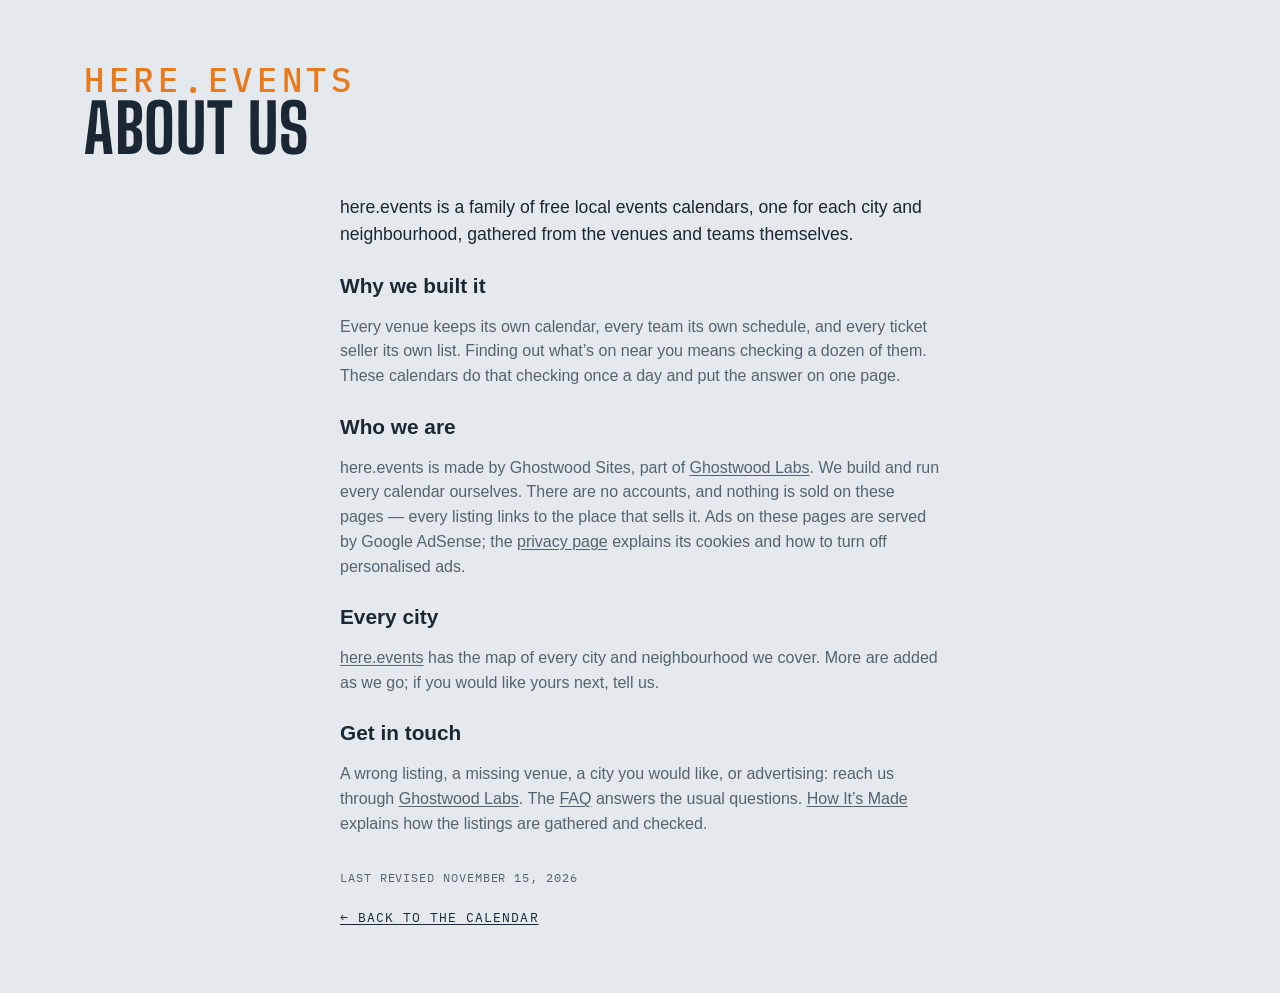
<file: site/about.html>
<!DOCTYPE html>
<html lang="en">
<head>
<meta charset="utf-8">
<meta name="viewport" content="width=device-width, initial-scale=1, viewport-fit=cover">
<meta name="theme-color" media="(prefers-color-scheme: light)" content="#edf1f4">
<meta name="theme-color" media="(prefers-color-scheme: dark)" content="#141a20">
<script>
  try {
    var t = localStorage.getItem('lqa-theme');
    var PHONE = '(max-width: 640px), (pointer: coarse) and (max-height: 500px)';
    if ((t === 'light' || t === 'dark') && !matchMedia(PHONE).matches) document.documentElement.dataset.theme = t;
  } catch (e) { /* no storage — system it is */ }
</script>
<title>About Us — here.events</title>
<meta name="description" content="About here.events: free local events calendars for each city and neighbourhood, gathered from the venues and teams themselves.">
<link rel="canonical" href="https://seattle.here.events/about.html">
<link rel="icon" href="favicon.svg" type="image/svg+xml">
<link rel="preconnect" href="https://fonts.googleapis.com">
<link rel="preconnect" href="https://fonts.gstatic.com" crossorigin>
<link href="https://fonts.googleapis.com/css2?family=Big+Shoulders:opsz,wght@10..72,500;10..72,700&family=IBM+Plex+Mono:wght@400;500&display=swap" rel="stylesheet">
<link rel="stylesheet" href="styles.css?v=__V__">
<script src="city.js?v=__V__"></script>
</head>
<body>

<!-- the Ghostwood Labs mark, drawn once; the masthead and the footer <use> it -->
<svg width="0" height="0" style="position:absolute" aria-hidden="true">
  <symbol id="gw-mark" viewBox="0 0 576 576">
    <g fill="none" stroke="currentColor" stroke-width="24" stroke-linecap="round" stroke-linejoin="round">
      <path d="M300.19 51.03A26 26 0 0 1 275.81 51.03L235.63 29.71A26 26 0 0 0 210.57 30.08L103.63 91.02A26 26 0 0 0 90.5 113.61L90.5 161.4A26 26 0 0 1 77.38 183.98L39.62 205.52A26 26 0 0 0 26.5 228.1L26.5 347.9A26 26 0 0 0 39.62 370.48L77.38 392.02A26 26 0 0 1 90.5 414.6L90.5 462.39A26 26 0 0 0 103.63 484.98L210.57 545.92A26 26 0 0 0 235.63 546.29L275.81 524.97A26 26 0 0 1 300.19 524.97L340.37 546.29A26 26 0 0 0 365.43 545.92L472.37 484.98A26 26 0 0 0 485.5 462.39L485.5 414.6A26 26 0 0 1 498.62 392.02L536.38 370.48A26 26 0 0 0 549.5 347.9L549.5 228.1A26 26 0 0 0 536.38 205.52L498.62 183.98A26 26 0 0 1 485.5 161.4L485.5 113.61A26 26 0 0 0 472.37 91.02L365.43 30.08A26 26 0 0 0 340.37 29.71L300.19 51.03Z"/>
      <path d="M288 57.5L288 177.5"/>
      <path d="M288 518.5L288 403.5"/>
      <path d="M90.5 176.5L144.63 204.58A26 26 0 0 0 169.19 204.26L209.58 181.92A26 26 0 0 0 223 159.17L223 101.5L158.5 137.5"/>
      <path d="M485.5 176.5L431.37 204.58A26 26 0 0 1 406.81 204.26L366.42 181.92A26 26 0 0 1 353 159.17L353 101.5L417.5 137.5"/>
      <path d="M157 211L157 287.5"/>
      <path d="M419 211L419 287.5"/>
      <path d="M90.5 399.5L144.63 371.42A26 26 0 0 1 169.19 371.74L209.58 394.08A26 26 0 0 1 223 416.83L223 474.5L158.5 438.5"/>
      <path d="M485.5 399.5L431.37 371.42A26 26 0 0 0 406.81 371.74L366.42 394.08A26 26 0 0 0 353 416.83L353 474.5L417.5 438.5"/>
      <path d="M26.5 288L92 325.5L92 250.5"/>
      <path d="M549.5 288L484 325.5L484 250.5"/>
    </g>
  </symbol>
</svg>

<!-- About us (Steve, 2026-10-29: "Create an about us section just to the left of FAQ, make it work
     the same"): one shared page for every city, word for word, like the FAQ. Styled by .ad-page. -->
<header class="masthead">
  <div class="masthead-text">
    <p class="eyebrow">here.events</p>
    <h1>About Us</h1>
  </div>
</header>
<main class="ad-page about-page">
  <p class="ad-lead">here.events is a family of free local events calendars, one for each city and neighbourhood, gathered from the venues and teams themselves.</p>

  <h2>Why we built it</h2>
  <p>Every venue keeps its own calendar, every team its own schedule, and every ticket seller its own list. Finding out what’s on near you means checking a dozen of them. These calendars do that checking once a day and put the answer on one page.</p>

  <h2>Who we are</h2>
  <p>here.events is made by Ghostwood Sites, part of <a href="https://ghostwoodlabs.com/" rel="noopener">Ghostwood Labs</a>. We build and run every calendar ourselves. There are no accounts, and nothing is sold on these pages — every listing links to the place that sells it. Ads on these pages are served by Google AdSense; the <a href="https://here.events/privacy/">privacy page</a> explains its cookies and how to turn off personalised ads.</p>

  <h2>Every city</h2>
  <p><a href="https://here.events/">here.events</a> has the map of every city and neighbourhood we cover. More are added as we go; if you would like yours next, tell us.</p>

  <h2>Get in touch</h2>
  <p>A wrong listing, a missing venue, a city you would like, or advertising: reach us through <a href="https://ghostwoodlabs.com/" rel="noopener">Ghostwood Labs</a>. The <a href="faq.html">FAQ</a> answers the usual questions. <a href="how.html">How It’s Made</a> explains how the listings are gathered and checked.</p>

  <p class="ad-revised">Last revised <time datetime="2026-11-15">November 15, 2026</time></p>
  <a class="ad-back" href="./">← Back to the calendar</a>
</main>
</body>
</html>
</file>
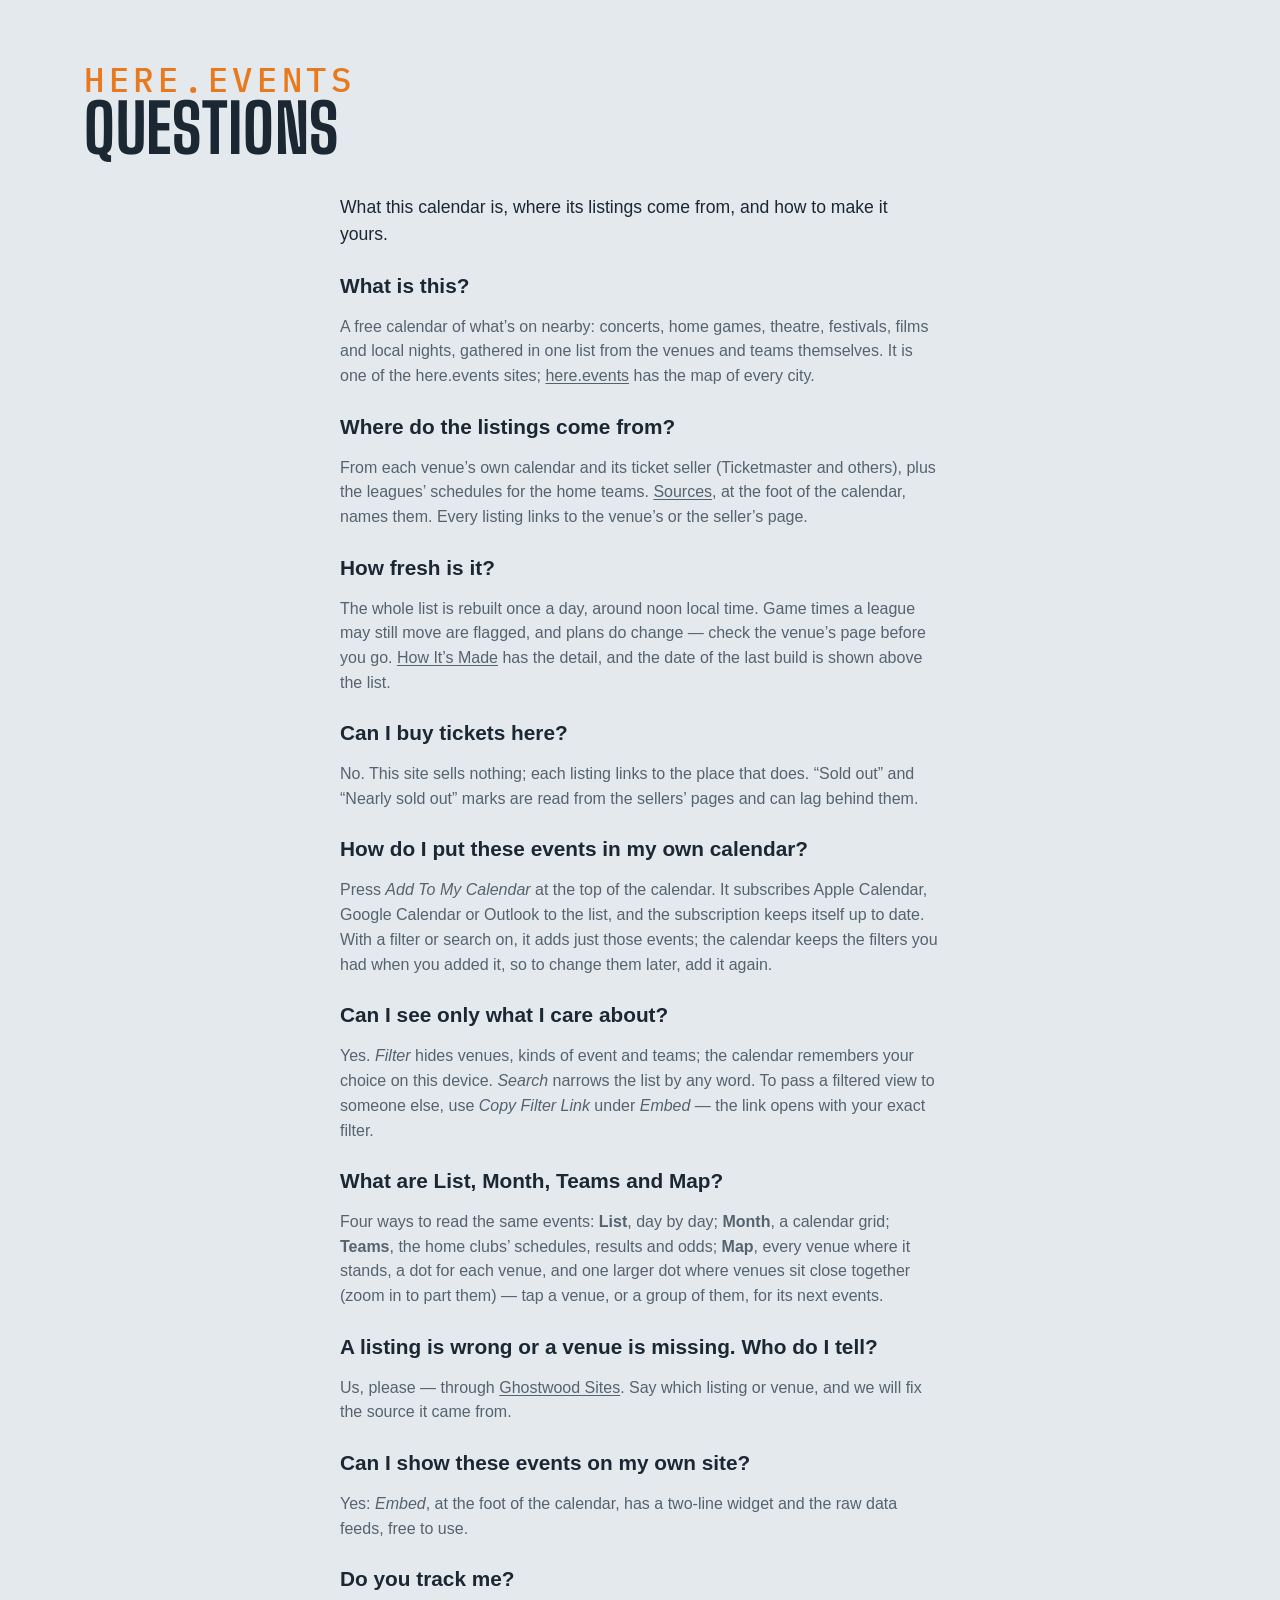
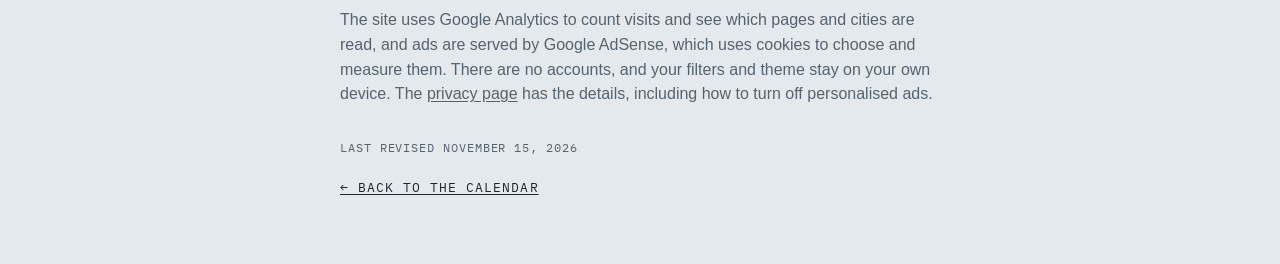
<file: site/faq.html>
<!DOCTYPE html>
<html lang="en">
<head>
<meta charset="utf-8">
<meta name="viewport" content="width=device-width, initial-scale=1, viewport-fit=cover">
<meta name="theme-color" media="(prefers-color-scheme: light)" content="#edf1f4">
<meta name="theme-color" media="(prefers-color-scheme: dark)" content="#141a20">
<script>
  try {
    var t = localStorage.getItem('lqa-theme');
    var PHONE = '(max-width: 640px), (pointer: coarse) and (max-height: 500px)';
    if ((t === 'light' || t === 'dark') && !matchMedia(PHONE).matches) document.documentElement.dataset.theme = t;
  } catch (e) { /* no storage — system it is */ }
</script>
<title>Questions — here.events</title>
<meta name="description" content="Questions about this events calendar: where the listings come from, how fresh they are, and how to put them in your own calendar.">
<link rel="canonical" href="https://seattle.here.events/faq.html">
<link rel="icon" href="favicon.svg" type="image/svg+xml">
<link rel="preconnect" href="https://fonts.googleapis.com">
<link rel="preconnect" href="https://fonts.gstatic.com" crossorigin>
<link href="https://fonts.googleapis.com/css2?family=Big+Shoulders:opsz,wght@10..72,500;10..72,700&family=IBM+Plex+Mono:wght@400;500&display=swap" rel="stylesheet">
<link rel="stylesheet" href="styles.css?v=__V__">
<script src="city.js?v=__V__"></script>
</head>
<body>

<!-- the Ghostwood Labs mark, drawn once; the masthead and the footer <use> it -->
<svg width="0" height="0" style="position:absolute" aria-hidden="true">
  <symbol id="gw-mark" viewBox="0 0 576 576">
    <g fill="none" stroke="currentColor" stroke-width="24" stroke-linecap="round" stroke-linejoin="round">
      <path d="M300.19 51.03A26 26 0 0 1 275.81 51.03L235.63 29.71A26 26 0 0 0 210.57 30.08L103.63 91.02A26 26 0 0 0 90.5 113.61L90.5 161.4A26 26 0 0 1 77.38 183.98L39.62 205.52A26 26 0 0 0 26.5 228.1L26.5 347.9A26 26 0 0 0 39.62 370.48L77.38 392.02A26 26 0 0 1 90.5 414.6L90.5 462.39A26 26 0 0 0 103.63 484.98L210.57 545.92A26 26 0 0 0 235.63 546.29L275.81 524.97A26 26 0 0 1 300.19 524.97L340.37 546.29A26 26 0 0 0 365.43 545.92L472.37 484.98A26 26 0 0 0 485.5 462.39L485.5 414.6A26 26 0 0 1 498.62 392.02L536.38 370.48A26 26 0 0 0 549.5 347.9L549.5 228.1A26 26 0 0 0 536.38 205.52L498.62 183.98A26 26 0 0 1 485.5 161.4L485.5 113.61A26 26 0 0 0 472.37 91.02L365.43 30.08A26 26 0 0 0 340.37 29.71L300.19 51.03Z"/>
      <path d="M288 57.5L288 177.5"/>
      <path d="M288 518.5L288 403.5"/>
      <path d="M90.5 176.5L144.63 204.58A26 26 0 0 0 169.19 204.26L209.58 181.92A26 26 0 0 0 223 159.17L223 101.5L158.5 137.5"/>
      <path d="M485.5 176.5L431.37 204.58A26 26 0 0 1 406.81 204.26L366.42 181.92A26 26 0 0 1 353 159.17L353 101.5L417.5 137.5"/>
      <path d="M157 211L157 287.5"/>
      <path d="M419 211L419 287.5"/>
      <path d="M90.5 399.5L144.63 371.42A26 26 0 0 1 169.19 371.74L209.58 394.08A26 26 0 0 1 223 416.83L223 474.5L158.5 438.5"/>
      <path d="M485.5 399.5L431.37 371.42A26 26 0 0 0 406.81 371.74L366.42 394.08A26 26 0 0 0 353 416.83L353 474.5L417.5 438.5"/>
      <path d="M26.5 288L92 325.5L92 250.5"/>
      <path d="M549.5 288L484 325.5L484 250.5"/>
    </g>
  </symbol>
</svg>

<!-- The FAQ (Steve, 2026-10-28, queued "creating a FAQ page"): one shared page for
     every city, word for word, "here.events" over the heading on every site (Steve,
     2026-10-29: "FAQ doesn't need the city/neighboorhood"). Styled by .ad-page in styles.css, like Advertise. -->
<header class="masthead">
  <div class="masthead-text">
    <p class="eyebrow">here.events</p>
    <h1>Questions</h1>
  </div>
</header>
<main class="ad-page faq-page">
  <p class="ad-lead">What this calendar is, where its listings come from, and how to make it yours.</p>

  <h2>What is this?</h2>
  <p>A free calendar of what’s on nearby: concerts, home games, theatre, festivals, films and local nights, gathered in one list from the venues and teams themselves. It is one of the here.events sites; <a href="https://here.events/">here.events</a> has the map of every city.</p>

  <h2>Where do the listings come from?</h2>
  <p>From each venue’s own calendar and its ticket seller (Ticketmaster and others), plus the leagues’ schedules for the home teams. <a href="sources.html">Sources</a>, at the foot of the calendar, names them. Every listing links to the venue’s or the seller’s page.</p>

  <h2>How fresh is it?</h2>
  <p>The whole list is rebuilt once a day, around noon local time. Game times a league may still move are flagged, and plans do change — check the venue’s page before you go. <a href="how.html">How It’s Made</a> has the detail, and the date of the last build is shown above the list.</p>

  <h2>Can I buy tickets here?</h2>
  <p>No. This site sells nothing; each listing links to the place that does. “Sold out” and “Nearly sold out” marks are read from the sellers’ pages and can lag behind them.</p>

  <h2>How do I put these events in my own calendar?</h2>
  <p>Press <em>Add To My Calendar</em> at the top of the calendar. It subscribes Apple Calendar, Google Calendar or Outlook to the list, and the subscription keeps itself up to date. With a filter or search on, it adds just those events; the calendar keeps the filters you had when you added it, so to change them later, add it again.</p>

  <h2>Can I see only what I care about?</h2>
  <p>Yes. <em>Filter</em> hides venues, kinds of event and teams; the calendar remembers your choice on this device. <em>Search</em> narrows the list by any word. To pass a filtered view to someone else, use <em>Copy Filter Link</em> under <em>Embed</em> — the link opens with your exact filter.</p>

  <h2>What are List, Month, Teams and Map?</h2>
  <p>Four ways to read the same events: <strong>List</strong>, day by day; <strong>Month</strong>, a calendar grid; <strong>Teams</strong>, the home clubs’ schedules, results and odds; <strong>Map</strong>, every venue where it stands, a dot for each venue, and one larger dot where venues sit close together (zoom in to part them) — tap a venue, or a group of them, for its next events.</p>

  <h2>A listing is wrong or a venue is missing. Who do I tell?</h2>
  <p>Us, please — through <a href="https://ghostwoodlabs.com/" rel="noopener">Ghostwood Sites</a>. Say which listing or venue, and we will fix the source it came from.</p>

  <h2>Can I show these events on my own site?</h2>
  <p>Yes: <em>Embed</em>, at the foot of the calendar, has a two-line widget and the raw data feeds, free to use.</p>

  <h2>Do you track me?</h2>
  <p>The site uses Google Analytics to count visits and see which pages and cities are read, and ads are served by Google AdSense, which uses cookies to choose and measure them. There are no accounts, and your filters and theme stay on your own device. The <a href="https://here.events/privacy/">privacy page</a> has the details, including how to turn off personalised ads.</p>

  <p class="ad-revised">Last revised <time datetime="2026-11-15">November 15, 2026</time></p>
  <a class="ad-back" href="./">← Back to the calendar</a>
</main>
</body>
</html>
</file>
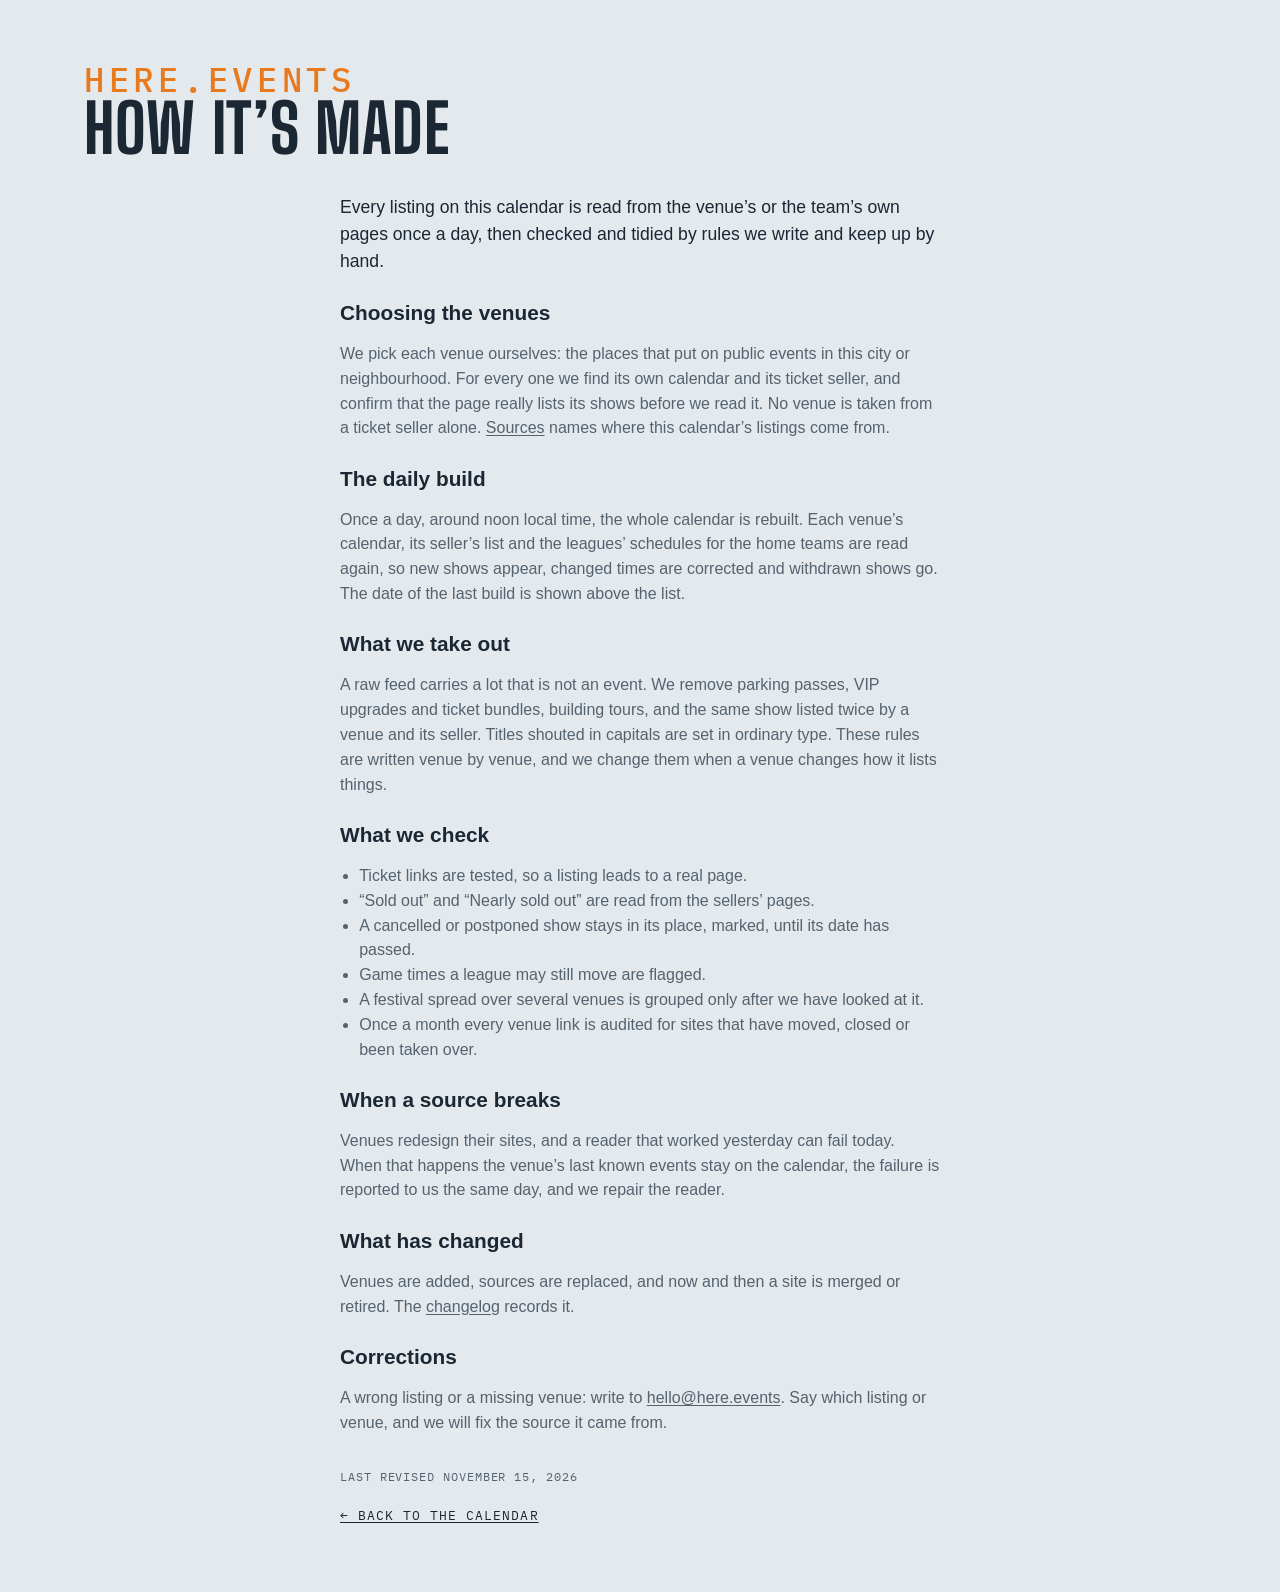
<file: site/how.html>
<!DOCTYPE html>
<html lang="en">
<head>
<meta charset="utf-8">
<meta name="viewport" content="width=device-width, initial-scale=1, viewport-fit=cover">
<meta name="theme-color" media="(prefers-color-scheme: light)" content="#edf1f4">
<meta name="theme-color" media="(prefers-color-scheme: dark)" content="#141a20">
<script>
  try {
    var t = localStorage.getItem('lqa-theme');
    var PHONE = '(max-width: 640px), (pointer: coarse) and (max-height: 500px)';
    if ((t === 'light' || t === 'dark') && !matchMedia(PHONE).matches) document.documentElement.dataset.theme = t;
  } catch (e) {}
</script>
<title>How This Calendar Is Made — here.events</title>
<meta name="description" content="How the here.events calendars are made: which venues are chosen, what is read each day, what is taken out by hand, and what is checked before a listing is published.">
<link rel="canonical" href="https://seattle.here.events/how.html">
<link rel="icon" href="favicon.svg" type="image/svg+xml">
<link rel="preconnect" href="https://fonts.googleapis.com">
<link rel="preconnect" href="https://fonts.gstatic.com" crossorigin>
<link href="https://fonts.googleapis.com/css2?family=Big+Shoulders:opsz,wght@10..72,500;10..72,700&family=IBM+Plex+Mono:wght@400;500&display=swap" rel="stylesheet">
<link rel="stylesheet" href="styles.css?v=__V__">
<script src="city.js?v=__V__"></script>
</head>
<body>

<svg width="0" height="0" style="position:absolute" aria-hidden="true">
  <symbol id="gw-mark" viewBox="0 0 576 576">
    <g fill="none" stroke="currentColor" stroke-width="24" stroke-linecap="round" stroke-linejoin="round">
      <path d="M300.19 51.03A26 26 0 0 1 275.81 51.03L235.63 29.71A26 26 0 0 0 210.57 30.08L103.63 91.02A26 26 0 0 0 90.5 113.61L90.5 161.4A26 26 0 0 1 77.38 183.98L39.62 205.52A26 26 0 0 0 26.5 228.1L26.5 347.9A26 26 0 0 0 39.62 370.48L77.38 392.02A26 26 0 0 1 90.5 414.6L90.5 462.39A26 26 0 0 0 103.63 484.98L210.57 545.92A26 26 0 0 0 235.63 546.29L275.81 524.97A26 26 0 0 1 300.19 524.97L340.37 546.29A26 26 0 0 0 365.43 545.92L472.37 484.98A26 26 0 0 0 485.5 462.39L485.5 414.6A26 26 0 0 1 498.62 392.02L536.38 370.48A26 26 0 0 0 549.5 347.9L549.5 228.1A26 26 0 0 0 536.38 205.52L498.62 183.98A26 26 0 0 1 485.5 161.4L485.5 113.61A26 26 0 0 0 472.37 91.02L365.43 30.08A26 26 0 0 0 340.37 29.71L300.19 51.03Z"/>
      <path d="M288 57.5L288 177.5"/>
      <path d="M288 518.5L288 403.5"/>
      <path d="M90.5 176.5L144.63 204.58A26 26 0 0 0 169.19 204.26L209.58 181.92A26 26 0 0 0 223 159.17L223 101.5L158.5 137.5"/>
      <path d="M485.5 176.5L431.37 204.58A26 26 0 0 1 406.81 204.26L366.42 181.92A26 26 0 0 1 353 159.17L353 101.5L417.5 137.5"/>
      <path d="M157 211L157 287.5"/>
      <path d="M419 211L419 287.5"/>
      <path d="M90.5 399.5L144.63 371.42A26 26 0 0 1 169.19 371.74L209.58 394.08A26 26 0 0 1 223 416.83L223 474.5L158.5 438.5"/>
      <path d="M485.5 399.5L431.37 371.42A26 26 0 0 0 406.81 371.74L366.42 394.08A26 26 0 0 0 353 416.83L353 474.5L417.5 438.5"/>
      <path d="M26.5 288L92 325.5L92 250.5"/>
      <path d="M549.5 288L484 325.5L484 250.5"/>
    </g>
  </symbol>
</svg>

<header class="masthead">
  <div class="masthead-text">
    <p class="eyebrow">here.events</p>
    <h1>How It’s Made</h1>
  </div>
</header>
<main class="ad-page how-page">
  <p class="ad-lead">Every listing on this calendar is read from the venue’s or the team’s own pages once a day, then checked and tidied by rules we write and keep up by hand.</p>

  <h2>Choosing the venues</h2>
  <p>We pick each venue ourselves: the places that put on public events in this city or neighbourhood. For every one we find its own calendar and its ticket seller, and confirm that the page really lists its shows before we read it. No venue is taken from a ticket seller alone. <a href="sources.html">Sources</a> names where this calendar’s listings come from.</p>

  <h2>The daily build</h2>
  <p>Once a day, around noon local time, the whole calendar is rebuilt. Each venue’s calendar, its seller’s list and the leagues’ schedules for the home teams are read again, so new shows appear, changed times are corrected and withdrawn shows go. The date of the last build is shown above the list.</p>

  <h2>What we take out</h2>
  <p>A raw feed carries a lot that is not an event. We remove parking passes, VIP upgrades and ticket bundles, building tours, and the same show listed twice by a venue and its seller. Titles shouted in capitals are set in ordinary type. These rules are written venue by venue, and we change them when a venue changes how it lists things.</p>

  <h2>What we check</h2>
  <ul>
    <li>Ticket links are tested, so a listing leads to a real page.</li>
    <li>“Sold out” and “Nearly sold out” are read from the sellers’ pages.</li>
    <li>A cancelled or postponed show stays in its place, marked, until its date has passed.</li>
    <li>Game times a league may still move are flagged.</li>
    <li>A festival spread over several venues is grouped only after we have looked at it.</li>
    <li>Once a month every venue link is audited for sites that have moved, closed or been taken over.</li>
  </ul>

  <h2>When a source breaks</h2>
  <p>Venues redesign their sites, and a reader that worked yesterday can fail today. When that happens the venue’s last known events stay on the calendar, the failure is reported to us the same day, and we repair the reader.</p>

  <h2>What has changed</h2>
  <p>Venues are added, sources are replaced, and now and then a site is merged or retired. The <a href="https://here.events/changelog/">changelog</a> records it.</p>

  <h2>Corrections</h2>
  <p>A wrong listing or a missing venue: write to <a href="mailto:hello@here.events">hello@here.events</a>. Say which listing or venue, and we will fix the source it came from.</p>

  <p class="ad-revised">Last revised <time datetime="2026-11-15">November 15, 2026</time></p>
  <a class="ad-back" href="./">← Back to the calendar</a>
</main>
</body>
</html>
</file>
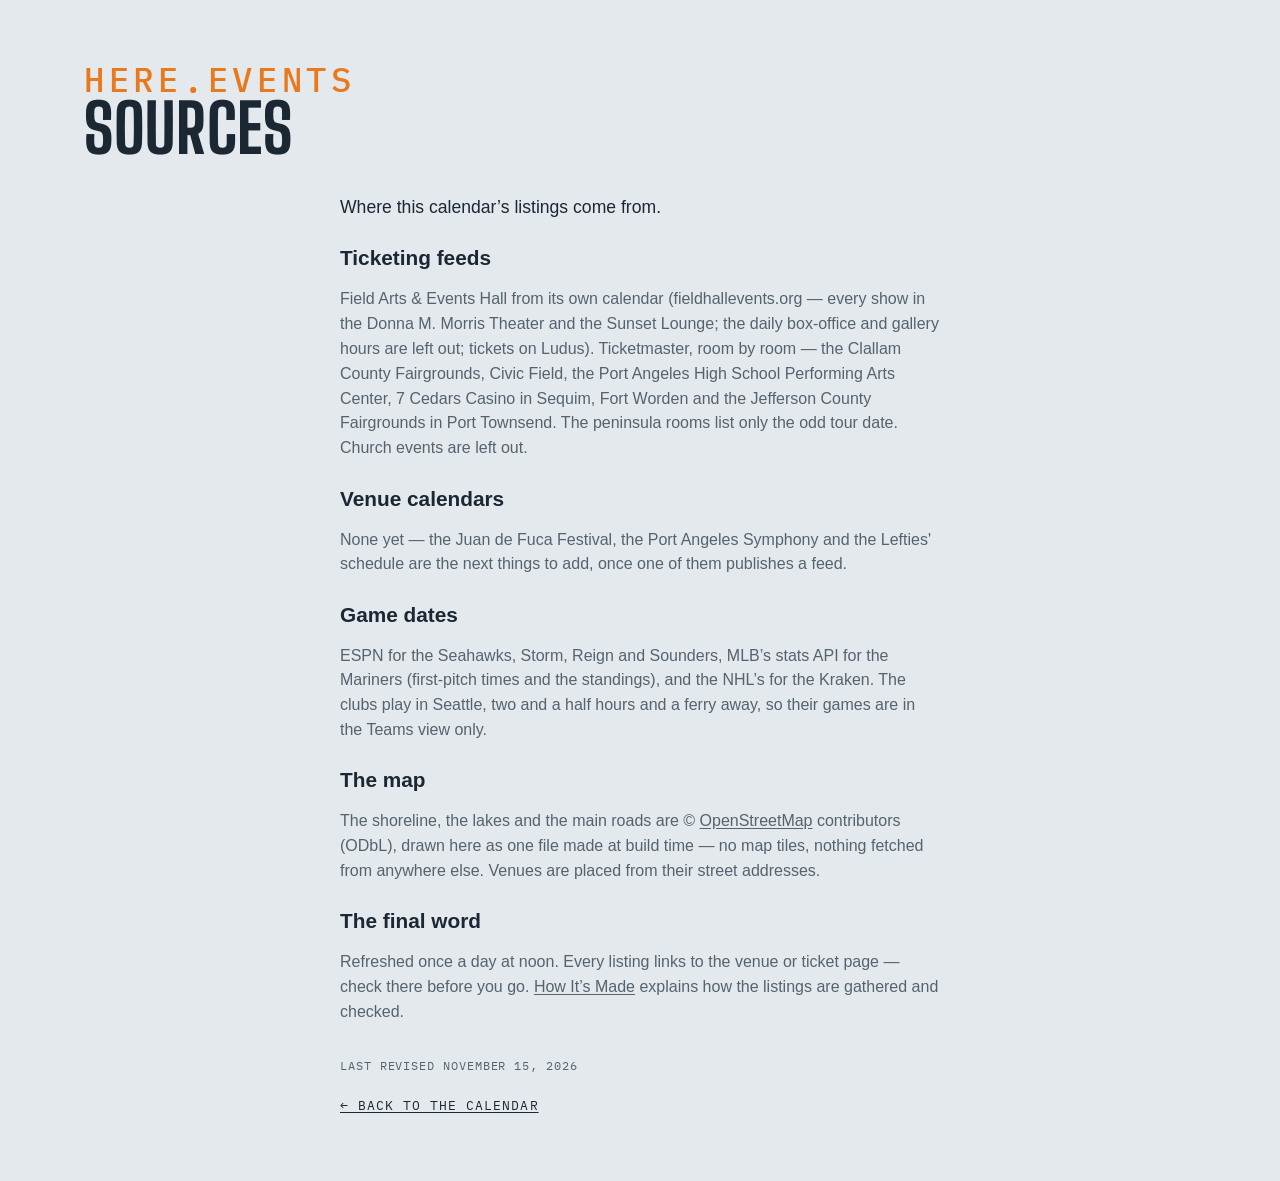
<file: site/sources.html>
<!DOCTYPE html>
<html lang="en">
<head>
<meta charset="utf-8">
<meta name="viewport" content="width=device-width, initial-scale=1, viewport-fit=cover">
<meta name="theme-color" media="(prefers-color-scheme: light)" content="#edf1f4">
<meta name="theme-color" media="(prefers-color-scheme: dark)" content="#141a20">
<script>
  try {
    var t = localStorage.getItem('lqa-theme');
    var PHONE = '(max-width: 640px), (pointer: coarse) and (max-height: 500px)';
    if ((t === 'light' || t === 'dark') && !matchMedia(PHONE).matches) document.documentElement.dataset.theme = t;
  } catch (e) { /* no storage — system it is */ }
</script>
<title>Sources — here.events</title>
<meta name="description" content="Where this events calendar’s listings come from: the ticket sellers, the venues’ own calendars and the leagues’ schedules.">
<link rel="icon" href="favicon.svg" type="image/svg+xml">
<link rel="preconnect" href="https://fonts.googleapis.com">
<link rel="preconnect" href="https://fonts.gstatic.com" crossorigin>
<link href="https://fonts.googleapis.com/css2?family=Big+Shoulders:opsz,wght@10..72,500;10..72,700&family=IBM+Plex+Mono:wght@400;500&display=swap" rel="stylesheet">
<link rel="stylesheet" href="styles.css?v=__V__">
<script src="city.js?v=__V__"></script>
</head>
<body>

<!-- the Ghostwood Labs mark, drawn once; the masthead and the footer <use> it -->
<svg width="0" height="0" style="position:absolute" aria-hidden="true">
  <symbol id="gw-mark" viewBox="0 0 576 576">
    <g fill="none" stroke="currentColor" stroke-width="24" stroke-linecap="round" stroke-linejoin="round">
      <path d="M300.19 51.03A26 26 0 0 1 275.81 51.03L235.63 29.71A26 26 0 0 0 210.57 30.08L103.63 91.02A26 26 0 0 0 90.5 113.61L90.5 161.4A26 26 0 0 1 77.38 183.98L39.62 205.52A26 26 0 0 0 26.5 228.1L26.5 347.9A26 26 0 0 0 39.62 370.48L77.38 392.02A26 26 0 0 1 90.5 414.6L90.5 462.39A26 26 0 0 0 103.63 484.98L210.57 545.92A26 26 0 0 0 235.63 546.29L275.81 524.97A26 26 0 0 1 300.19 524.97L340.37 546.29A26 26 0 0 0 365.43 545.92L472.37 484.98A26 26 0 0 0 485.5 462.39L485.5 414.6A26 26 0 0 1 498.62 392.02L536.38 370.48A26 26 0 0 0 549.5 347.9L549.5 228.1A26 26 0 0 0 536.38 205.52L498.62 183.98A26 26 0 0 1 485.5 161.4L485.5 113.61A26 26 0 0 0 472.37 91.02L365.43 30.08A26 26 0 0 0 340.37 29.71L300.19 51.03Z"/>
      <path d="M288 57.5L288 177.5"/>
      <path d="M288 518.5L288 403.5"/>
      <path d="M90.5 176.5L144.63 204.58A26 26 0 0 0 169.19 204.26L209.58 181.92A26 26 0 0 0 223 159.17L223 101.5L158.5 137.5"/>
      <path d="M485.5 176.5L431.37 204.58A26 26 0 0 1 406.81 204.26L366.42 181.92A26 26 0 0 1 353 159.17L353 101.5L417.5 137.5"/>
      <path d="M157 211L157 287.5"/>
      <path d="M419 211L419 287.5"/>
      <path d="M90.5 399.5L144.63 371.42A26 26 0 0 1 169.19 371.74L209.58 394.08A26 26 0 0 1 223 416.83L223 474.5L158.5 438.5"/>
      <path d="M485.5 399.5L431.37 371.42A26 26 0 0 0 406.81 371.74L366.42 394.08A26 26 0 0 0 353 416.83L353 474.5L417.5 438.5"/>
      <path d="M26.5 288L92 325.5L92 250.5"/>
      <path d="M549.5 288L484 325.5L484 250.5"/>
    </g>
  </symbol>
</svg>

<!-- The sources (Steve, 2026-10-29: "make it work like FAQ"): moved here from the footer's
     floating panel. "here.events" over the heading like the FAQ, but the text below is this
     city's own — each city keeps its own sources.html. Styled by .ad-page in styles.css. -->
<header class="masthead">
  <div class="masthead-text">
    <p class="eyebrow">here.events</p>
    <h1>Sources</h1>
  </div>
</header>
<main class="ad-page sources-page">
  <p class="ad-lead">Where this calendar’s listings come from.</p>

  <h2>Ticketing feeds</h2>
  <p>Field Arts &amp; Events Hall from its own calendar (fieldhallevents.org — every show in the Donna M. Morris Theater and the Sunset Lounge; the daily box-office and gallery hours are left out; tickets on Ludus). Ticketmaster, room by room — the Clallam County Fairgrounds, Civic Field, the Port Angeles High School Performing Arts Center, 7 Cedars Casino in Sequim, Fort Worden and the Jefferson County Fairgrounds in Port Townsend. The peninsula rooms list only the odd tour date. Church events are left out.</p>

  <h2>Venue calendars</h2>
  <p>None yet — the Juan de Fuca Festival, the Port Angeles Symphony and the Lefties' schedule are the next things to add, once one of them publishes a feed.</p>

  <h2>Game dates</h2>
  <p>ESPN for the Seahawks, Storm, Reign and Sounders, MLB’s stats API for the Mariners (first-pitch times and the standings), and the NHL’s for the Kraken. The clubs play in Seattle, two and a half hours and a ferry away, so their games are in the Teams view only.</p>

  <h2>The map</h2>
  <p>The shoreline, the lakes and the main roads are © <a href="https://www.openstreetmap.org/copyright" target="_blank" rel="noopener">OpenStreetMap</a> contributors (ODbL), drawn here as one file made at build time — no map tiles, nothing fetched from anywhere else. Venues are placed from their street addresses.</p>

  <h2>The final word</h2>
  <p>Refreshed once a day at noon. Every listing links to the venue or ticket page — check there before you go. <a href="how.html">How It’s Made</a> explains how the listings are gathered and checked.</p>

  <p class="ad-revised">Last revised <time datetime="2026-11-15">November 15, 2026</time></p>
  <a class="ad-back" href="./">← Back to the calendar</a>
</main>
</body>
</html>
</file>
<file: site/styles.css>
/* Lower Queen Anne Events — overcast-sky palette, marquee display type. */

:root {
  --sky: #e4e9ed;        /* overcast paper (a step down from #edf1f4, Steve 2026-10-12: "a little less glaring") */
  --mist: #f7f9fb;       /* card surface (was pure white) */
  --ink: #1b2733;        /* Puget ink */
  --ink-soft: #55636f;
  --ink-bright: #1b2733; /* the logo: pure white in the dark palette, ink here */
  --line: #c3ccd4;
  --gold: #e8791d;       /* Space Needle "Galaxy Gold" */
  --gold-soft: #fbe9d8;
  /* Color coding is muted (a step back from the pure primaries) and each
     group keeps to its own family so a dot or stripe reads as what it is:
     venues are cool (blue → violet → teal), event types are warm (yellow →
     orange → red → pink). */
  /* venue hues (chips, grid ticks, agenda tags): a sweep from teal through
     blue and violet to magenta, neighbors alternating light and dark */
  /* all three families sit a step back from the pure primaries: the same
     hues, less glare, so the stripes and ticks read after the titles */
  --v-field: #9e4a2e; --v-clallam: #6f9e2e; --v-civic: #9e2e5e; --v-pahs: #6a2e9e; --v-cedars: #2e9e8b; --v-worden: #2e4f9e; --v-jeffco: #9e6b2e; /* the rooms, one hue each (city.js cssVar): the peninsula cool, the coast warm */
  --venue-text: 72%;     /* how much of the venue hue the card's venue label keeps (light mode) */
  --tint: 26%;           /* the venue wash behind a series card (light mode; 13% in the dark palette) */
  --row-a: #f3f6f8; --row-b: #d6dde3; /* the list's rows alternate light and dark grey; only a series keeps its venue's hue (Steve, 2026-10-20) */
  /* event-type hues (calendar ticks, agenda right edge): concerts salmon and
     arts crimson keep clear of the brand orange; movies slate = "quiet" */
  --t-concert: #d9664f;
  --t-sports: #d4b106;
  --t-arts: #b8303f;
  --t-movie: #7a8a99;
  --t-community: #d63f9c;
  --t-expo: #2a9d8f;      /* conventions & expos: turquoise, the one hue the types didn't use */
  --t-bar: #c28a12;       /* bar nights: amber, an ale between the sports yellow and concert salmon */
  --alert: #e02b26;       /* cancelled / postponed notes: plain bright red */
  --barh-base: 3.4rem;   /* the pinned filter bar's height (chips 2.25rem + padding) */
  --titleh: 1.7rem;      /* the bar's title line (1.2rem + .5rem gap), added while scrolled */
  --barh: var(--barh-base); /* what the sticky things below the bar offset by */
  --rule: color-mix(in srgb, var(--line), var(--ink-soft)); /* list dividers: a step brighter than --line */
  /* the scorebug (the live game block, .tf-bug): a light panel in this theme, the broadcast's charcoal in the dark one (Steve, 2026-10-12: the charcoal panel on the light card looked bad) */
  --bug-bg: #f9fafb; --bug-frame: #c9d2da; --bug-ink: #1b2733; --bug-soft: #55636f; --bug-dim: #7c8894; --bug-rowline: #d5dce3; --bug-off: #b3bcc5; --bug-muted: #6b7784; --bug-score-bg: #ffffff; --bug-shadow: rgba(15, 25, 35, .10); --bug-redzone: #c8261f;
  --bug-bw: 1px; --frame: var(--line); --frame-w: 1px; /* the game block's frame and the bug's rules: hairlines in the card's line colour here, the 2px broadcast frame in the dark theme (Steve, 2026-10-12: "soften … the borders in general") */
  --cell-mix: 22%; --cell-ink: var(--ink); --cell-bar: 4px; --cell-shadow: none; /* the bug's team cells: a wash of the club colour with a bar of it at the left and ink type, instead of the solid cell ("soften the colors here") */
  --tick-mix: var(--ink); --tick-pct: 65%; /* the refresh countdown ring: the club's colour mixed toward ink here, toward white on the dark ground (the mix itself is written in the .tf-refresh rule: a token holding var(--team-2) would resolve here on :root, where no club colour exists, and come out empty) */
  --dot: color-mix(in srgb, var(--ink-soft) 40%, transparent); /* the dotted underline under the watch strip's links */
  --display: "Big Shoulders", "Arial Narrow", sans-serif;
  --body: -apple-system, BlinkMacSystemFont, "Segoe UI", "Helvetica Neue", sans-serif;
  --mono: "IBM Plex Mono", ui-monospace, Menlo, monospace;
}
/* Dark palette. Applies when the system prefers dark and the visitor hasn't
   picked Light, or whenever they've picked Dark (the toggle sets
   data-theme on <html>; "system" leaves it unset). The two blocks must
   stay identical — CSS has no way to give one ruleset two unrelated
   conditions. */
@media (prefers-color-scheme: dark) {
  :root:not([data-theme="light"]) {
    color-scheme: dark;
    --sky: #141a20; --mist: #1d252e; --ink: #e8edf1; --ink-soft: #9aa7b2; --ink-bright: #ffffff;
    --line: #333f4a; --gold: #f08a33; --gold-soft: #3a2a1a;
    --v-field: #ea9f86; --v-clallam: #c0ea86; --v-civic: #ea86b4; --v-pahs: #b486ea; --v-cedars: #86ead9; --v-worden: #86a3ea; --v-jeffco: #eabc86;
    --venue-text: 100%; --tint: 13%;
    --row-a: #1e252c; --row-b: #2c343c;
    --t-concert: #f0806a; --t-sports: #f2d21b; --t-arts: #d63a4f;
    --t-movie: #8b9db0; --t-community: #e660a8; --t-expo: #4fd1c5; --t-bar: #e3ad3c; --alert: #ff4b3e;
    --bug-bg: #2b2d30; --bug-frame: #c9cdd2; --bug-ink: #f4f4f4; --bug-soft: #d5d8dc; --bug-dim: #b9bec4; --bug-rowline: #5c6167; --bug-off: #6a6d72; --bug-muted: #4a4f56; --bug-score-bg: #fafafa; --bug-shadow: rgba(0, 0, 0, .35); --bug-redzone: #ff7b7b;
  --bug-bw: 2px; --frame: var(--ink-soft); --frame-w: 2px; --cell-mix: 100%; --cell-ink: #fff; --cell-bar: 0px; --cell-shadow: 0 1px 2px rgba(0, 0, 0, .5);
    --bug-bw: 2px; --frame: var(--ink-soft); --frame-w: 2px; --cell-mix: 100%; --cell-ink: #fff; --cell-bar: 0px; --cell-shadow: 0 1px 2px rgba(0, 0, 0, .5);
    --tick-mix: white; --tick-pct: 45%;
    --dot: color-mix(in srgb, var(--ink-soft) 60%, transparent);
  }
}
:root[data-theme="dark"] {
  color-scheme: dark;
  --sky: #141a20; --mist: #1d252e; --ink: #e8edf1; --ink-soft: #9aa7b2; --ink-bright: #ffffff;
  --line: #333f4a; --gold: #f08a33; --gold-soft: #3a2a1a;
  --v-field: #ea9f86; --v-clallam: #c0ea86; --v-civic: #ea86b4; --v-pahs: #b486ea; --v-cedars: #86ead9; --v-worden: #86a3ea; --v-jeffco: #eabc86;
  --venue-text: 100%; --tint: 13%;
  --row-a: #1e252c; --row-b: #2c343c;
  --t-concert: #f0806a; --t-sports: #f2d21b; --t-arts: #d63a4f;
  --t-movie: #8b9db0; --t-community: #e660a8; --t-expo: #4fd1c5; --t-bar: #e3ad3c; --alert: #ff4b3e;
  --bug-bg: #2b2d30; --bug-frame: #c9cdd2; --bug-ink: #f4f4f4; --bug-soft: #d5d8dc; --bug-dim: #b9bec4; --bug-rowline: #5c6167; --bug-off: #6a6d72; --bug-muted: #4a4f56; --bug-score-bg: #fafafa; --bug-shadow: rgba(0, 0, 0, .35); --bug-redzone: #ff7b7b;
  --tick-mix: white; --tick-pct: 45%;
  --dot: color-mix(in srgb, var(--ink-soft) 60%, transparent);
}
:root[data-theme="light"] { color-scheme: light; }

* { box-sizing: border-box; }
html { scroll-behavior: smooth; overflow-x: clip; } /* clip: the footer bleeds to the viewport edges */
@media (prefers-reduced-motion: reduce) { html { scroll-behavior: auto; } }
/* the page is 62rem wide, and steps wider on big screens so event names
   get a single line: the calendar column is fixed, so all of the extra
   width goes to the cards (the footer line follows) */
:root { --pagew: 62rem; }
@media (min-width: 1180px) { :root { --pagew: 72rem; } }
@media (min-width: 1360px) { :root { --pagew: 80rem; } }
body {
  /* no bottom padding: the sticky footer is the page's last thing, and any
     padding here would show as a blank band under it once the list is short.
     A column flex at least a viewport tall, so a short page (the Teams view
     with one team) still puts the footer at the bottom edge */
  display: flex; flex-direction: column; min-height: 100vh; min-height: 100dvh;
  margin: 0 auto; padding: 0 1.25rem; max-width: var(--pagew);
  background: var(--sky); color: var(--ink);
  font: 16px/1.55 var(--body);
}
/* flex items refuse to shrink below their content's minimum width, so one
   unwrappable line (a TV listing, the compact bar's title) would push a whole
   section past a phone's edge; let them shrink like blocks */
body > * { min-width: 0; }
a { color: inherit; text-underline-offset: 2px; }
:focus-visible { outline: 2px solid var(--ink-soft); outline-offset: 2px; }

/* ---- masthead ---- */
.masthead {
  display: flex; flex-wrap: wrap; gap: 1.5rem; align-items: flex-end;
  justify-content: space-between; padding: 2.5rem 0 1rem;
}
.eyebrow {
  font-family: var(--mono); font-size: .8rem; letter-spacing: .12em;
  text-transform: uppercase; color: var(--gold); margin: 0 0 .3rem;
}
h1 {
  font-family: var(--display); font-weight: 700; font-size: clamp(2.6rem, 7vw, 4.2rem);
  line-height: .92; text-transform: uppercase; letter-spacing: .01em; margin: 0;
}
.masthead-text { min-width: 0; max-width: 100%; } /* a flex item would grow to its widest line and push past a phone's edge */
/* "More Cities" (See All until 2026-10-13, Other Places until 2026-10-18): the pill before the theme pill, to the same map (Steve, 2026-10-12); in the pinned bar the chip's text folds away and the map glyph stays */
/* Add To My Calendar: the first of the masthead's tools (Steve, 2026-10-26, "should move here" — beside More Cities; in the bar from 2026-09-16 until then), sized like the More Cities pill beside it */
.masthead-tools #subscribeBtn { order: 3; display: inline-flex; align-items: center; gap: .45rem; min-height: calc(1.7rem + 8px); padding: 0 .95em; }
.masthead-tools #subscribeBtn svg { width: 1rem; height: 1rem; flex: none; }
.masthead-tools #subscribeBtn:hover { border-color: var(--ink-soft); }
.bar-title .masthead-tools #subscribeBtn { min-height: 1.7rem; padding: 0 .5em; } /* icon-only in the title line, like the pill (the label rule is .bar-title .masthead-tools .chip span) */
.masthead-tools .see-all { order: 4; display: inline-flex; align-items: center; gap: .45rem; min-height: calc(1.7rem + 8px); padding: 0 .95em; text-decoration: none; }
.masthead-tools .see-all svg { width: 1rem; height: 1rem; fill: none; stroke: currentColor; stroke-width: 1.6; stroke-linejoin: round; stroke-linecap: round; }
.masthead-tools .see-all:hover { border-color: var(--ink-soft); }
.bar-title .masthead-tools .see-all { min-height: 1.7rem; padding: 0 .5em; }
/* the mark and the name as one thing: the mark stretches to the text's
   height (eyebrow + title) and keeps square, in the footer mark's white */
.masthead { --mast-title: clamp(2.6rem, 7vw, 4.2rem); } /* the title's size; the eyebrow and the mark are cut from it */
.masthead h1 { font-size: var(--mast-title); }
/* the picture (Steve, 2026-09-21: line art, the Needle's crown the focus):
   the top of the Space Needle from the Highsmith aerial, traced to single
   smooth lines at build (a gradient-magnitude pass over the photo, see the
   memory note), a 4.5:1 window from the spire tip to the Queen Anne treeline
   with the Needle centred and the Cascades ridge behind
   (design/lqa-masthead-lines-gen.py). The
   drawing is a luminance mask (masthead-lines.png, white = line) over a box
   of ink, so the lines are the palette's own ink in either theme. A band
   behind the masthead, the Needle toward the right, dissolving into the page
   on every side — no hard edge where the art stops (Steve, 2026-09-21) */
.masthead { min-height: 11rem; overflow: hidden; isolation: isolate; } /* a slim band (Steve, 2026-09-20: minimal) */
.masthead-photo { /* the drawing fills the gap between the name and the theme pill (Steve, 2026-10-05: "in all the modes try to make it fill this space"): a flex item between them, as tall as the band (the negative margins reach over the band's padding) */
  order: 1; flex: 1 1 0; align-self: stretch; min-width: 0; z-index: -1;
  margin: -2.5rem 0 -1rem; pointer-events: none;
  background: #fff; opacity: .9; /* white lines on the dark palette, black on the light one (Steve: "white and black with antialiasing") */
  -webkit-mask-image: url(masthead-lines.png), linear-gradient(to right, transparent 0%, #000 10%, #000 92%, transparent 100%), linear-gradient(to bottom, #000 0%, #000 58%, transparent 100%);
  mask-image: url(masthead-lines.png), linear-gradient(to right, transparent 0%, #000 10%, #000 92%, transparent 100%), linear-gradient(to bottom, #000 0%, #000 58%, transparent 100%);
  -webkit-mask-size: auto 100%, 100% 100%, 100% 100%; mask-size: auto 100%, 100% 100%, 100% 100%; /* the drawing at the band's height, however wide the gap: the Needle stays whole, the ridge beside it shows as far as the gap allows */
  -webkit-mask-position: 50% 0%, 0 0, 0 0; mask-position: 50% 0%, 0 0, 0 0; /* the Needle is at the drawing's centre, so its spire is the centre of the gap at every width (Steve, 2026-10-05: "make the center the top of the needle") */
  -webkit-mask-repeat: no-repeat; mask-repeat: no-repeat;
  mask-mode: luminance, alpha, alpha;
  -webkit-mask-composite: source-in; mask-composite: intersect;
}
.masthead-tools { order: 2; }
:root[data-theme="light"] .masthead-photo { background: #000; opacity: .7; }
@media (prefers-color-scheme: light) { :root:not([data-theme="dark"]) .masthead-photo { background: #000; opacity: .7; } }
.masthead-text { position: relative; }
.masthead .eyebrow { font-size: calc(var(--mast-title) * .5); font-weight: 500; letter-spacing: .14em; margin-bottom: .1rem; line-height: 1; } /* "Seattle": half the title's size (Steve, 2026-09-16: twice the quarter it was), a shade bolder */
/* the masthead's tools (Steve, 2026-09-14): Add To My Calendar (back here
   2026-10-26), the More Cities pill and the theme pill at the masthead's
   right end — the bar below keeps its room for the switch, filters, search,
   the clubs and the season calendar chip */
.masthead { position: relative; }
.masthead-tools { display: flex; align-items: center; gap: .6rem; flex: none; margin-left: auto; }
.sub { color: var(--ink-soft); max-width: 34rem; margin: .8rem 0 0; }

.updated { /* the "Updated …" stamp: an eyebrow line under the title, spaced like the one above it */
  margin: .3rem 0 0; min-height: 1em;
}
/* Solid-ink pill with the page background as its text — a dark pill in
   light mode, a light one in dark — softened on hover (the event sheet's
   Tickets button). */
.btn-cal {
  display: inline-flex; align-items: center; gap: .55em; margin: auto 0;
  font: 600 1rem/1 var(--body); color: var(--sky); background: var(--ink);
  border: 0; border-radius: 999px; padding: .85em 1.4em .85em 1.15em; cursor: pointer;
  transition: background .15s, color .15s;
}
.btn-cal svg { width: 1.15em; height: 1.15em; flex: none; }
.btn-cal:hover { background: var(--ink-soft); color: var(--sky); }
/* the subscribe pop: app.js placeSubscribePop fixes it under the masthead's
   Add To My Calendar button (right edges aligned); these are the fallback
   position and the look */
.pop {
  position: absolute; right: 0; top: calc(100% + 1.1rem); z-index: 10;
  width: min(18rem, 100%); background: var(--mist); border: 1px solid var(--line);
  border-radius: 8px; padding: 1rem 1.1rem; box-shadow: 0 8px 28px rgba(15, 25, 35, .18);
  font-size: .92rem;
}
.pop p { margin: 0 0 .6rem; }
.pop > :last-child { margin-bottom: 0; }
/* everything in the pop sits on one centre line: the checkbox row, the
   three named calendar tiles, the QR / Copy Link chips, then the note */
.pop-tiles { display: grid; grid-template-columns: repeat(3, 4.6rem); justify-content: center; gap: .6rem; margin: 0 0 .7rem; }
.pop-tools { display: flex; justify-content: center; gap: .5rem; margin: 0 0 .9rem; }
.pop-tools .chip { display: inline-flex; align-items: center; gap: .4rem; text-decoration: none; padding: .45em .85em; }
.pop-tools .chip svg { width: 1rem; height: 1rem; flex: none; color: var(--gold); }
.pop-tools .chip:hover { border-color: var(--ink-soft); }
/* Copy Link: a check replaces the icon for a moment after copying */
.pop-tools .chip.is-done svg { display: none; }
.pop-tools .chip.is-done::before { content: "✓"; font-weight: 700; line-height: 1; }
.qr-panel { text-align: center; margin-bottom: .6rem; }
#qrImg {
  display: inline-block; width: 170px; height: 170px;
  background: #fff; padding: 6px; border-radius: 8px;
}
#qrImg svg { display: block; width: 100%; height: 100%; }
/* a tile: the service's icon over its name */
.tile {
  display: grid; justify-items: center; gap: .4rem;
  padding: .6rem .3rem .5rem; border: 1px solid var(--line); border-radius: 10px;
  background: var(--sky); text-decoration: none; color: var(--ink-soft);
}
.tile-logo { width: 2.4rem; height: 2.4rem; border-radius: 8px; object-fit: contain; }
.tile span { font-family: var(--mono); font-size: .62rem; text-transform: uppercase; letter-spacing: .08em; line-height: 1; }
.tile:hover { border-color: var(--ink-soft); color: var(--ink); }
/* ---- filter bar: one row of matching chips ---- */
/* Funnel (filters), Reset, Copy link, Add To Calendar, then the theme toggle
   at the right end. position: relative makes the bar the box the subscribe
   pop hangs from. */
.filterbar {
  display: flex; flex-wrap: nowrap; gap: .6rem; align-items: center;
  margin: .75rem 0 0; position: relative;
}
.filterbar > * { flex-shrink: 0; }
.filterbar .chip {
  display: inline-flex; align-items: center; gap: .45rem; min-height: 2.25rem;
  position: relative; /* for the visually-hidden labels in .is-tight */
}
.filterbar .chip svg { width: 1rem; height: 1rem; flex: none; }
.filterbar .chip:not(:disabled):hover { border-color: var(--ink-soft); }
/* the funnel's chevron is the panel's open/closed indicator. Its outline is
   deliberately the same whether or not a filter is active — Reset lighting
   up is the "something's filtered" signal. */
/* The bar can't wrap. When its content wouldn't fit — app.js measures and
   sets .is-tight — the view switch's words go (see .view-toggle); the labeled
   Add To My Calendar chip that used to shed its label here left the bar for
   the masthead 2026-10-26. */
/* the Teams chip is a switch: solid while its view is on show */
/* the view switch: list | month | home teams, a three-stop pill like the theme's (same rules, .view-toggle) */
.view-toggle[data-active="month"] .theme-knob { left: calc(3px + var(--tt)); }
.view-toggle[data-active="teams"] .theme-knob { left: calc(3px + 2 * var(--tt)); }
.view-toggle button[aria-checked="true"] { color: var(--sky); }
/* while the Teams view is up the agenda's own controls step aside — the
   filters, search, the Today floater, Add To Calendar and the phone's calendar chip */
html.teams-open .search-wrap,
html.teams-open .cal-toggle { display: none; } /* Add To Calendar stays: in Teams mode it offers the club's season feed */
html.teams-open #calToday { display: none; }
.cal-side:not(.is-float) .cal { margin-bottom: 1.6rem; } /* room for the TODAY tab below the docked card */
/* the search box: a chip that takes typing, a magnifier at its right end and
   no placeholder; it gives up width first when the row gets tight */
.filterbar .search-wrap { position: relative; display: flex; flex: 1 1 10rem; min-width: 10rem; max-width: none; } /* the whole of the row's slack (Steve, 2026-10-24, "span the full width"; capped at 28rem from 2026-09-15 until then) */ /* takes whatever room the row has left, never less than a word's worth: the chips drop their labels first (is-tight) */
#searchBox {
  width: 100%; font: 500 .85rem/1 var(--body); color: var(--ink); background: var(--mist);
  border: 1px solid var(--line); border-radius: 999px; padding: .5em 2.4em .5em .95em; min-height: 2.25rem;
  -webkit-appearance: none; appearance: none;
}
#searchBox::-webkit-search-cancel-button { margin-right: .2em; }
/* hover and focus both just brighten the edge — no orange ring on a text box */
#searchBox:hover { border-color: var(--ink-soft); }
#searchBox:focus, #searchBox:focus-visible { outline: none; border-color: var(--ink); }
.search-wrap svg {
  position: absolute; right: .85rem; top: 50%; width: 1rem; height: 1rem;
  transform: translateY(-50%); color: var(--ink-soft); pointer-events: none;
}
/* Right end of the bar, left to right: the calendar chip (narrow layouts
   only), then the season calendar chip (DOM order keeps the chips together;
   flex order places them); the search box grows to fill the gap before them.
   Add To My Calendar was the bar's last chip from 2026-09-16 to 2026-10-26. */
#calToggle { order: 2; }
#viewToggle { order: -1; } /* the view switch leads the bar in either mode (Steve, 2026-09-14) */
/* light / dark: a two-stop pill at the bar's right end, the ink knob
   sliding under the stop in effect (the system's side until a click) */
.theme-toggle {
  position: relative; display: inline-flex; order: 5;
  padding: 3px; border: 1px solid var(--line); border-radius: 999px; background: var(--mist);
}
.theme-toggle { --tt: 2rem; cursor: pointer; } /* stop width — wider on phones for the tap target; the rim and the knob are click targets too (a press anywhere steps the pill) */
.theme-toggle button {
  position: relative; z-index: 1; width: var(--tt); height: 1.7rem; cursor: pointer;
  background: none; border: 0; padding: 0; color: var(--ink-soft); border-radius: 999px;
  display: grid; place-items: center;
}
.theme-toggle button svg { width: 1rem; height: 1rem; }
.theme-toggle button[aria-checked="true"] { color: var(--sky); } /* still a click target: any stop flips */
.theme-toggle button:not([aria-checked="true"]):hover { color: var(--ink); }
.theme-knob {
  position: absolute; top: 3px; left: 3px; width: var(--tt); height: calc(100% - 6px);
  border-radius: 999px; background: var(--ink); transition: left .18s; /* ink knob, page-colored icon — like a checked box */
}
.theme-toggle[data-active="dark"] .theme-knob { left: calc(3px + var(--tt)); }
.theme-toggle[data-active="system"] .theme-knob { left: calc(3px + 2 * var(--tt)); }
@media (prefers-reduced-motion: reduce) { .theme-knob { transition: none; } }
/* the view stops carry their words — List · Month · Teams — while the bar has room (Steve, 2026-10-24,
   "span the full width … display text for the icons if there is space"; Kona first, every city the same day):
   is-tight (app.js fitFilterBar / fitTeamStrip) drops them back to icons, and the ink knob is measured under
   the lit stop by app.js placeKnob (--knob-x/--knob-w), whatever its width. After the .theme-toggle rules so
   width: auto wins. */
.view-toggle button { width: auto; min-width: var(--tt); padding: 0 .7rem 0 .55rem; gap: .4rem; display: inline-flex; align-items: center; justify-content: center; }
.view-toggle .vt-label { font: 500 .8rem/1 var(--body); letter-spacing: .01em; white-space: nowrap; }
.filterbar.is-tight .view-toggle button { padding: 0; width: var(--tt); }
.filterbar.is-tight .vt-label { display: none; }
.view-toggle[data-active] .theme-knob { left: var(--knob-x, 3px); width: var(--knob-w, var(--tt)); transition: left .18s, width .18s; }
@media (prefers-reduced-motion: reduce) { .view-toggle[data-active] .theme-knob { transition: none; } }
/* the Filter button rides at the end of the view pill, past a hairline, in every mode (Steve, 2026-10-24,
   "for all sites, and modes combine these"): icon + word like the stops, the word going with is-tight; while
   the panel is open it wears the ink like a knob of its own. It is not a stop: the knob never moves to it. */
.view-toggle .vt-filter { width: auto; min-width: var(--tt); padding: 0 .7rem 0 .55rem; } /* a stop like the others — no divider (Steve, 2026-10-24: "vert lines should be consistent") */
.filterbar.is-tight .view-toggle .vt-filter { width: auto; padding: 0 .35rem 0 .4rem; }
.view-toggle .vt-filter[aria-expanded="true"], .view-toggle .vt-filter[aria-expanded="true"]:hover { background: var(--ink); color: var(--sky); border-radius: 999px; }
/* the bar stays pinned at the top while the list scrolls (--barh is its
   height — the month dividers and the calendar strip stick just below it);
   the panel floats open under it, over the content, which stays put */
.filter-area {
  position: sticky; top: 0; z-index: 30; background: var(--sky);
  padding: .55rem 0 .6rem; margin-top: .2rem;
}
.filter-area .filterbar { margin: 0; }
/* the pinned bar's title: one slim line above the chips in the masthead's
   face, shown once the masthead itself has scrolled off; --titleh is what
   it adds to the bar, and html.is-scrolled adds that to --barh */
.bar-title { /* one size for all three parts */
  display: flex; align-items: baseline; gap: .9rem; white-space: nowrap;
  font-family: var(--display); font-weight: 700; font-size: 1.1rem; line-height: 1.2rem;
  text-transform: uppercase; letter-spacing: .02em; margin: 0 0 .5rem;
}
.bar-title[hidden] { display: none; } /* an author display beats the UA [hidden] rule */
.eyebrow[hidden], .bar-eyebrow[hidden] { display: none; } /* an empty eyebrow (a city with no neighbourhood) takes no room */
.bar-name { min-width: 0; overflow: hidden; text-overflow: ellipsis; } /* the title gives way first */
.bar-eyebrow { /* "Seattle" and "Updated …" in the masthead's eyebrow face */
  flex: none; font-family: var(--mono); font-weight: 400; letter-spacing: .08em; color: var(--gold);
}
#barUpdated { display: none; } /* the stamp is the footer's alone (Steve, 2026-09-16) */
html.is-scrolled { --titleh: 2.2rem; --barh: calc(var(--barh-base) + var(--titleh)); } /* the title line carries the masthead's tools while scrolled (app.js markStuck moves them): 1.7rem chips + the .5rem gap */
/* the tools in the title line: icon-only chips a size down, the theme pill scaled to match, at the line's right end (the pop still hangs from the bar below) */
.bar-title .masthead-tools { align-self: center; margin-left: auto; gap: .4rem; }
.bar-title .masthead-tools .chip { min-height: 1.7rem; padding: .2em .5em; }
.bar-title .masthead-tools .chip span { position: absolute; width: 1px; height: 1px; overflow: hidden; clip: rect(0 0 0 0); white-space: nowrap; }
.bar-title .masthead-tools .chip svg { width: 1rem; height: 1rem; }
.bar-title .theme-toggle { zoom: .8; }
.filter-panel {
  position: absolute; left: 0; right: 0; top: calc(100% + .5rem); z-index: 20;
  background: var(--mist); border: 1px solid var(--line);
  border-radius: 10px; padding: 1rem 1.1rem;
  box-shadow: 0 12px 36px rgba(0, 0, 0, .3);
  max-height: calc(100vh - 8rem); max-height: calc(100dvh - 8rem); overflow-y: auto;
}
/* Kayak-style panel: columns of checkbox rows, Select all | Clear all links
   per group, an "only" link on hover, and an event count on the right. */
/* the groups sit in columns with a rule between them (a rule above, on
   phones, where they stack) */
.fp-cols { display: grid; grid-template-columns: repeat(auto-fit, minmax(18rem, 1fr)); gap: 1.25rem 0; } /* wide enough that no name wraps; tablets get two columns */
.fp-group { padding: 0 1.25rem; min-width: 0; } /* columns share the width evenly; a long name clips with an ellipsis rather than pushing the next column out of the panel (2026-10-18, the neighbourhood rows) */
.fp-group:first-child { padding-left: 0; }
.fp-group:last-child { padding-right: 0; }
.fp-group + .fp-group { border-left: 1px solid var(--line); }
@media (max-width: 640px) {
  .fp-group { padding: 0; }
  .fp-group + .fp-group { border-left: 0; border-top: 1px solid var(--line); padding-top: 1.1rem; }
}
/* top row: preset chips (the lit one matches the current state) with the
   Sold Out and Holidays switches pushed to the right. They are switches, not
   allow boxes like the rows below (one narrows the list, one adds days), so
   they wear a pill-and-knob face instead of the tick box */
.fp-switch { position: relative; display: flex; align-items: center; gap: .5rem; cursor: pointer; }
.fp-switch input { position: absolute; opacity: 0; width: 1px; height: 1px; }
.sw {
  flex: none; width: 2rem; height: 1.15rem; position: relative;
  border: 1.5px solid var(--ink-soft); border-radius: 1rem; background: var(--mist);
  transition: background .15s, border-color .15s;
}
.sw::after {
  content: ""; position: absolute; top: .1rem; left: .1rem; width: .75rem; height: .75rem;
  border-radius: 50%; background: var(--ink-soft); transition: transform .15s, background .15s;
}
.fp-switch input:checked + .sw { background: var(--ink); border-color: var(--ink); }
.fp-switch input:checked + .sw::after { transform: translateX(.85rem); background: var(--mist); }
.fp-switch:hover .sw { border-color: var(--ink); }
.fp-switch input:focus-visible + .sw { outline: 2px solid var(--ink-soft); outline-offset: 2px; }
.fp-top { display: flex; align-items: center; gap: 1rem; padding: 0 1.25rem; margin: 0 0 1.1rem; }
/* one row that scrolls sideways at every width, never wraps (Steve,
   2026-09-22); a right-edge fade (.is-more-right, app.js presetEdge) says
   more chips sit beyond the edge and lifts once scrolled to the end */
.fp-presets { display: flex; flex-wrap: nowrap; align-items: center; gap: .4rem; flex: 1; min-width: 0; overflow-x: auto; scrollbar-width: none; padding: 2px 0; scroll-padding: 0 1rem; }
.fp-presets::-webkit-scrollbar { display: none; }
.fp-preset.is-busy { opacity: .6; cursor: progress; }
.fp-presets.is-more-right { -webkit-mask-image: linear-gradient(to right, #000 calc(100% - 2.6rem), transparent); mask-image: linear-gradient(to right, #000 calc(100% - 2.6rem), transparent); }
.fp-preset { flex: none; }
.fp-soldout { margin-left: auto; white-space: nowrap; flex: none; }
.fp-holidays { white-space: nowrap; flex: none; }
.fp-preset { font-size: .8rem; padding: .4em .85em; min-height: 2rem; }
.fp-preset:hover { border-color: var(--ink-soft); }
.fp-preset.is-on { background: var(--ink); color: var(--sky); border-color: var(--ink); }
/* the panel's foot: Apply, pinned to the bottom edge while the panel scrolls (2026-11-05) */
.fp-foot { position: sticky; bottom: -1rem; z-index: 1; display: flex; justify-content: flex-end; margin: 1.1rem -1.1rem -1rem; padding: .7rem 1.1rem; background: var(--mist); border-top: 1px solid var(--line); }
.fp-foot .fp-apply { font-size: .9rem; font-weight: 600; padding: .45em 1.6em; min-height: 2.25rem; background: var(--ink); color: var(--sky); border-color: var(--ink); }
.fp-foot .fp-apply:hover { background: color-mix(in srgb, var(--ink) 85%, var(--sky)); }
.fp-group h3 {
  white-space: nowrap; /* never wraps (Steve, 2026-09-22) */
  font-family: var(--mono); font-size: .68rem; text-transform: uppercase;
  letter-spacing: .1em; color: var(--ink); margin: 0 0 .35rem; font-weight: 700; /* bold, ink (Steve, 2026-09-22) */
  display: flex; align-items: baseline; gap: .6rem;
}
/* All · None at the heading's right end: plain words in the heading's own face, not chips */
.fp-allnone { margin-left: auto; display: inline-flex; align-items: baseline; gap: .35rem; font-weight: 500; color: var(--ink-soft); } /* the links stay quiet next to the bold title */
.fp-allnone i { font-style: normal; opacity: .6; }
.fp-set { font: inherit; letter-spacing: inherit; text-transform: inherit; color: var(--ink-soft); background: none; border: 0; padding: 0; cursor: pointer; text-decoration: underline; text-decoration-color: color-mix(in srgb, var(--ink-soft) 50%, transparent); text-underline-offset: 2px; }
.fp-set:hover { color: var(--ink); text-decoration-color: currentColor; }
.fp-list { display: flex; flex-direction: column; }
.fp-list + h3 { margin-top: 1rem; } /* a second group stacked in the same column */
.fp-list[hidden] + h3 { margin-top: 0; } /* a group folded away leaves the next heading level with the other columns' */
.fp-row { display: flex; align-items: center; gap: .5rem; padding: .3rem .35rem; border-radius: 6px; }
.fp-row:hover { background: var(--sky); }
.fp-check { position: relative; display: flex; align-items: center; gap: .6rem; cursor: pointer; min-width: 0; }
/* the Show | Hide pair at the row's end (Steve, 2026-09-22, third pass):
   two small words joined into one pill. Neither lit = no preference; the
   lit one is ink. Hide lit strikes the row's name */
.fp-seg { flex: none; display: inline-flex; margin-left: auto; border: 1.5px solid var(--line); border-radius: 999px; background: var(--mist); overflow: hidden; }
.fp-seg-b {
  font: inherit; font-size: .68rem; line-height: 1; letter-spacing: .02em; color: var(--ink-soft);
  background: none; border: 0; padding: .28rem .55rem; margin: 0; cursor: pointer;
}
.fp-seg-b + .fp-seg-b { border-left: 1.5px solid var(--line); }
.fp-seg-b:hover { color: var(--ink); background: color-mix(in srgb, var(--ink) 8%, transparent); }
.fp-seg-b[aria-pressed="true"] { color: var(--mist); background: var(--ink); }
.fp-seg-b:focus-visible { outline: 2px solid var(--ink-soft); outline-offset: 2px; }
.fp-check:hover .fp-name { color: var(--ink); }
.fp-name { font-size: .88rem; display: flex; align-items: center; gap: .45rem; white-space: nowrap; min-width: 0; }
.fp-name > * { overflow: hidden; text-overflow: ellipsis; } /* never wraps; a too-narrow column clips with an ellipsis */
.fp-name a { text-decoration-color: var(--line); }
.fp-name a:hover { text-decoration-color: var(--ink-soft); }
.fp-row:has(.fp-seg[data-mode="ex"]) .fp-name { opacity: .55; } /* a hidden row reads dimmed — the colour change alone, no strike-through (Steve, 2026-10-05) */
/* a city-wide site folds its column by neighbourhood (seattle-events, 2026-10-18): the neighbourhood's row carries a chevron that
   opens the rooms under it, indented behind a hairline; its Show | Hide pair works every room at once */
.fp-hood .fp-name { font-weight: 600; }
.fp-fold { flex: none; width: 1.15rem; height: 1.15rem; display: inline-flex; align-items: center; justify-content: center; border: 0; border-radius: 4px; background: none; padding: 0; margin: 0 -.1rem 0 -.2rem; color: var(--ink-soft); cursor: pointer; }
.fp-fold:hover { color: var(--ink); background: color-mix(in srgb, var(--ink) 8%, transparent); }
.fp-fold svg { width: .72rem; height: .72rem; transition: transform .15s; }
.fp-fold[aria-expanded="true"] svg { transform: rotate(90deg); }
.fp-sub { display: flex; flex-direction: column; margin: 0 0 .25rem 1rem; padding-left: .3rem; border-left: 1px solid var(--line); }
.fp-sub[hidden] { display: none; }
.fp-tail .fp-name { color: var(--ink-soft); font-style: italic; } /* the "More rooms" row at a group's foot: the rooms the usual view hides, folded (2026-10-18) */
.fp-tail:has(.fp-seg[data-mode="ex"]) .fp-name { opacity: 1; } /* it is usually all-Hide; dimming it too would make it vanish */
/* three groups — the two venue lists (Lower Queen Anne the wider), Teams
   (Steve, 2026-09-20; Capacity rows dropped 2026-09-22) */
@media (min-width: 641px) and (max-width: 899px) { .fp-tree .fp-cols { grid-template-columns: 1.1fr 1fr; } .fp-tree .fp-group:nth-child(3) { grid-column: 1; border-left: 0; padding-left: 0; padding-right: 1.25rem; border-top: 1px solid var(--line); padding-top: 1rem; margin-top: -.25rem; } } /* tablets: two columns, Teams under Lower Queen Anne (three squeezed the headings into wraps) */
@media (min-width: 900px) { .fp-tree .fp-cols { grid-template-columns: 1.15fr 1fr 1fr; } .fp-tree { right: auto; width: min(100%, 58rem); } } /* three columns of about twelve rows each (Festivals under Home Teams, 2026-10-05); the panel no wider than they need — it used to run the toolbar's width and stretch the rows across it (Steve: "feel free to shrink the width of the filter pop up") */
.fp-note { font-family: var(--mono); font-size: .66rem; color: var(--ink-soft); letter-spacing: .04em; margin-left: .35rem; } /* a band's seat range after its name */
.chip {
  font: 500 .85rem/1 var(--body); cursor: pointer; border-radius: 999px;
  padding: .5em .95em; background: var(--mist); color: var(--ink);
  border: 1px solid var(--line);
}

/* ---- agenda layout: list + docked mini calendar ---- */
.agenda { margin-top: 1.6rem; }
/* the view note: one plain line above the list while the view is not the
   usual one, the way back at its right (app.js renderViewNote) */
.view-note { display: flex; align-items: center; gap: .8rem; flex-wrap: wrap; margin: 0 0 1.1rem; padding: .55rem .9rem; border: 1px solid var(--line); border-radius: 10px; background: var(--mist); font-size: .88rem; }
.fp-group h3[hidden], .fp-list[hidden] { display: none; } /* a group with no rows in this city folds away with its heading (the flex displays above would otherwise beat [hidden]; Steve, 2026-10-11) */
.view-note[hidden] { display: none; }
.view-note .chip { margin-left: auto; font-size: .78rem; padding: .3em .75em; min-height: 1.9rem; }
/* the toast: a word above the footer after hiding something from the sheet, with Undo */
.toast { position: fixed; left: 50%; bottom: calc(3.6rem + env(safe-area-inset-bottom)); transform: translateX(-50%); z-index: 40; display: flex; align-items: center; gap: 1rem; padding: .6rem .6rem .6rem 1rem; border-radius: 999px; background: var(--ink); color: var(--sky); font-size: .88rem; box-shadow: 0 12px 36px rgba(0, 0, 0, .35); max-width: calc(100vw - 2rem); }
.toast[hidden] { display: none; }
.toast button { font: 700 .82rem/1 var(--body); color: var(--gold); background: none; border: 1px solid color-mix(in srgb, var(--sky) 35%, transparent); border-radius: 999px; padding: .45em .9em; cursor: pointer; }
.toast button:hover { border-color: var(--sky); }
.agenda, .teams { margin-bottom: 1.5rem; } /* the gap above the footer (its own top margin is auto) */
.agenda-layout {
  display: grid; grid-template-columns: minmax(0, 1fr) 18rem;
  gap: 0 2.5rem; align-items: start;
}
.agenda-layout > ol { grid-column: 1; }
.cal-side { position: sticky; top: calc(var(--barh) + .5rem); grid-column: 2; grid-row: 1; } /* same offset under the bar as the pops */
/* the Add To Calendar pop hangs over the docked calendar (same width, same right edge)
   and is shorter, so the calendar steps out while the pop is open */
.cal-side:not(.is-float) .cal { transition: opacity .15s; }
html.pop-open .cal-side:not(.is-float) .cal { opacity: 0; pointer-events: none; }
/* Below the page's full width (62rem + padding) the calendar never docks —
   beside the list it would squeeze the cards to a sliver — so from here
   down it floats over the list instead. */
@media (max-width: 1023px) {
  .agenda-layout { display: flex; flex-direction: column; }
  /* the grid's align-items: start carries over; the strip must span the
     column or it shrinks to its content (it has none, so its right edge —
     where the handle hangs — would be the left edge of the page) */
  .cal-side { align-self: stretch; width: 100%; }
  /* a zero-height sticky strip, first in the column, carrying the handle
     (hanging off its right end) and the floating calendar; both ride along
     as the list scrolls */
  .cal-side { order: -1; height: 0; top: calc(var(--barh) + .5rem); z-index: 15; }
  .cal-side.is-float .cal {
    position: absolute; z-index: 14; right: 0; top: 0; /* right under the pinned bar */
    width: min(22rem, 100%);
    max-height: calc(100vh - 5rem); max-height: calc(100dvh - 5rem); overflow-y: auto;
  }
  .cal-side.is-float .cal-month { box-shadow: 0 12px 36px rgba(0, 0, 0, .3); }
}

/* ---- the Month view: the month's events, as the filters leave them, on one calendar ---- */
html.month-open .agenda-layout, html.month-open .cal-toggle { display: none; } /* the list and its mini calendar step aside; the board is the month */
/* ---- the month view: one continuous grid of weeks, square days (Steve, 2026-09-15) ----
   The grid runs from this month on with no end (app.js appends months as
   the sentinel nears the window), sized to the window: seven squares across,
   the page scrolling down them under the pinned filter bar; the ‹ MONTH ›
   header and the weekday row stick under the bar and name the month at the
   top (the sticky footer stays pinned at the bottom as everywhere). A day
   carries its events' names only, as many as fit, the rest folded into
   "+N more" (fitBoardCells); a tap on the day opens the card listing them all. */
.month-board[hidden] { display: none; }
.month-board { margin: 0 auto; max-width: 100%; position: relative; } /* app.js sizeBoard sets its width: seven squares that show the whole month in the window at the top of the page, centred when that is narrower than the page */
.mb-sticky { position: sticky; top: var(--barh); z-index: 6; background: var(--sky); padding-top: 1.9rem; } /* the room is the TODAY tab's, which rises from the header (Steve: an up tab) */
.mb-head { position: relative; } /* the tab and, on a centred board, the vertical month name hang off it */
/* TODAY over the month view's header: the same tab, upside down — rising from the header's top edge */
.cal-head button.cal-today-tab { width: auto; height: auto; min-width: 0; min-height: 0; display: inline-flex; border-radius: 6px 6px 0 0; } /* not the header's arrow-button size, nor the phones' 2.75rem touch minimum */
.cal-head button.cal-today-tab svg { width: .85rem; height: .85rem; }
.cal-head button.cal-today-tab[hidden] { display: none; } /* the override above would otherwise beat [hidden] */
.mb-head .cal-today-tab { top: auto; bottom: 100%; border-top: 2px solid var(--ink-soft); border-bottom: 0; border-radius: 6px 6px 0 0; padding: .24rem .7rem .3rem; box-shadow: 0 -3px 8px rgba(0, 0, 0, .25); }
/* the board centred narrower than the page (sizeBoard's is-narrow): the months' names stand beside their blocks, so the header keeps only ‹ › */
/* …and on a centred board the header goes altogether (Steve, 2026-09-16: "useless" — the names beside the blocks say the month and open the picker; scrolling moves the months); what stays is the sticky anchor, a hair tall, and TODAY as a chip under the filter bar while another month is at the top */
.month-board.is-narrow .mb-head { display: none; }
.month-board.is-narrow .mb-sticky { padding-top: 0; height: .4rem; }
.month-board.is-narrow .mb-sticky > .cal-today-tab { top: .4rem; bottom: auto; border: 2px solid var(--ink-soft); border-radius: 6px; box-shadow: 0 3px 8px rgba(0, 0, 0, .25); } /* painted: the days scroll under it, not through the gap to the bar; the TODAY tab hangs from its foot */
.mb-sticky .mb-head { border-bottom: 2px solid var(--ink-soft); border-radius: 10px; padding-bottom: .3rem; } /* the header on its own: the weekday row went with each month */
.mb-wdays { display: grid; grid-template-columns: repeat(7, minmax(0, 1fr)); background: var(--mist); border: 2px solid var(--ink-soft); border-bottom: 0; border-radius: 10px 10px 0 0; font-family: var(--mono); font-size: .62rem; letter-spacing: .1em; text-transform: uppercase; color: var(--ink-soft); }
.mb-wdays span { padding: .1rem .35rem .3rem; text-align: center; } /* centred over the column (Steve, 2026-09-16) */
/* every month its own block (Steve, 2026-09-15): a framed grid padded to whole weeks with blank slots, a gap between months, its name standing beside it on a centred board */
.mb-month { position: relative; margin-top: .8rem; }
.mb-days { border: 2px solid var(--ink-soft); border-radius: 0 0 10px 10px; overflow: hidden; grid-auto-rows: auto; }
/* the month's name: standing beside its block on a centred board; on a full-width board the pinned ‹ MONTH › bar names the month, so no heading over the block as well (it read twice — Steve's review, 2026-09-16) */
.mb-mname { display: none; font: 700 .95rem/1 var(--display); text-transform: uppercase; letter-spacing: .12em; color: var(--ink); background: none; border: 0; padding: .15rem .1rem .35rem; margin: 0; cursor: pointer; text-align: left; border-radius: 6px; }
.mb-mname:hover { color: var(--ink-soft); }
.month-board.is-narrow .mb-mname { display: block; position: absolute; right: calc(100% + .9rem); top: 50%; translate: 0 -50%; /* centred on its block (Steve, 2026-09-15) */ writing-mode: vertical-rl; transform: rotate(180deg); transform-origin: center; font: 700 var(--mname, 3rem)/1 var(--display); text-transform: uppercase; letter-spacing: .08em; color: var(--ink); background: none; border: 0; padding: 0; margin: 0; cursor: pointer; white-space: nowrap; border-radius: 6px; }
.month-board.is-narrow .mb-mname:hover { color: var(--ink-soft); }
.month-board.is-narrow .mb-mname:focus-visible { outline: 2px solid var(--ink); outline-offset: 4px; }
.month-board.is-short .mb-days > .cal-day { aspect-ratio: auto; height: var(--cellh); } /* a full-width board that would run past the window: the days give up a little height (never under 60% of their width) so the month fits (app.js sizeBoard) */
.mb-days > .cal-day { aspect-ratio: 1; height: auto; display: flex; flex-direction: column; align-items: stretch; gap: .15rem; padding: .3rem .3rem .35rem; cursor: pointer; }
.mb-days > .cal-day:hover { background: color-mix(in srgb, var(--ink) 6%, var(--mist)); }
.mb-days > .cal-day.is-today:hover { background: color-mix(in srgb, var(--ink) 26%, var(--mist)); }
.mb-days > .cal-day.is-blank { aspect-ratio: 1; margin: 0; width: auto; cursor: default; background: color-mix(in srgb, var(--line) 35%, var(--mist)); } /* a padding slot is a cell like the rest, a shade darker */
.mb-days > .cal-day.is-blank:hover { background: color-mix(in srgb, var(--line) 35%, var(--mist)); }
.mb-days .num { font-size: clamp(.72rem, 1.3vw, 1rem); line-height: 1; margin-bottom: .1rem; }
.mb-days .hol { font-size: .58rem; line-height: 1.2; color: var(--gold); letter-spacing: .06em; text-transform: uppercase; }
.mb-days .ticks { display: none; } /* phones only (below) */
/* an event on a day: its name only (Steve, 2026-09-15 — no times), one line in its venue's colour */
/* no venue colours on the names (Steve, 2026-09-15, late): plain ink, a neutral wash on hover and in the day's card */
.mb-ev { display: block; flex: none; width: 100%; text-align: left; font-family: var(--body); font-size: .7rem; line-height: 1.25; color: var(--ink); background: none; border: 0; border-radius: 4px; padding: .12rem .2rem; cursor: pointer; overflow: hidden; text-overflow: ellipsis; white-space: nowrap; font-weight: 600; }
.mb-ev:hover { background: color-mix(in srgb, var(--ink) 10%, transparent); }
.mb-ev[hidden] { display: none; }
.mb-ev.is-off { text-decoration: line-through; opacity: .7; }
.mb-more { flex: none; align-self: flex-start; font: inherit; font-family: var(--mono); font-size: .62rem; color: var(--ink-soft); background: none; border: 0; padding: .1rem .2rem; cursor: pointer; }
.mb-more[hidden] { display: none; }
.mb-more:hover { color: var(--ink); }
.mb-days .cal-day.is-past .mb-ev { opacity: .55; }
.mb-sentinel { height: 1px; }
/* the day's card: opens over the tapped day (the day, grown) and lists everything on it */
.mb-pop { position: fixed; z-index: 31; background: var(--mist); border: 2px solid var(--ink-soft); border-radius: 10px; box-shadow: 0 14px 40px rgba(0, 0, 0, .35); padding: .6rem .7rem .7rem; max-height: min(70vh, 32rem); overflow-y: auto; transform-origin: top left; animation: mb-pop-in .16s ease-out; }
@keyframes mb-pop-in { from { opacity: 0; transform: scale(.94); } to { opacity: 1; transform: none; } }
@media (prefers-reduced-motion: reduce) { .mb-pop { animation: none; } }
@media (max-width: 640px) { .mb-pop { left: 0; right: 0; bottom: 0; top: auto; width: auto; max-height: 70vh; border-radius: 12px 12px 0 0; border-bottom: 0; padding-bottom: calc(.7rem + env(safe-area-inset-bottom, 0px)); transform-origin: bottom center; } } /* a sheet from the foot, like the event's (app.js openDayPop leaves the position to this) */
.mb-pop h3 { font-family: var(--display); font-weight: 700; font-size: 1rem; text-transform: uppercase; letter-spacing: .06em; margin: 0 0 .5rem; display: flex; align-items: baseline; gap: .6rem; }
.mb-pop h3 .mb-pop-n { font-family: var(--mono); font-weight: 400; font-size: .68rem; letter-spacing: .1em; color: var(--ink-soft); }
.mb-pop .mb-ev { font-size: .85rem; padding: .4rem .6rem; margin-bottom: .35rem; white-space: normal; background: color-mix(in srgb, var(--ink) 6%, transparent); }
.mb-pop .mb-ev:hover { background: color-mix(in srgb, var(--ink) 14%, transparent); }
.mb-pop .mb-ev .mb-sub { display: block; font-family: var(--mono); font-weight: 400; font-size: .68rem; letter-spacing: .04em; color: var(--ink-soft); margin-top: .1rem; }
.mb-pop .mb-none { font-family: var(--mono); font-size: .8rem; color: var(--ink-soft); margin: 0; }
@media (max-width: 640px) { /* phones: the days are too small for names — they carry the venue ticks; the tap opens the same card */
  .mb-days > .cal-day { padding: .2rem .25rem; gap: .1rem; }
  .mb-days .hol, .mb-days .mb-ev, .mb-days .mb-more { display: none; }
  .mb-days .ticks { display: flex; }
}

/* ---- mini month calendar: a nav bar, then one framed card per month ---- */
.cal { display: grid; gap: 0; position: relative; } /* the header bar and the card are one piece; the TODAY tab hangs from its foot */
/* TODAY: a tab out of the calendar's foot, the odds tab's cut (Steve, 2026-09-15) — shown only while the list has left today (app.js syncTodayFloat) */
.cal-today-tab {
  position: absolute; top: 100%; left: 50%; transform: translateX(-50%); z-index: 4; display: inline-flex; align-items: center; gap: .35rem;
  font: 700 .62rem/1 var(--mono); letter-spacing: .14em; text-transform: uppercase; color: #f4f4f4; background: #2b2d30;
  border: 2px solid var(--ink-soft); border-top: 0; border-radius: 0 0 6px 6px; padding: .28rem .7rem .24rem; cursor: pointer; zoom: 1.15; /* the frame's own colour (Steve, 2026-09-15: the borders should match) */
  box-shadow: 0 3px 8px rgba(0, 0, 0, .25);
}
.cal-today-tab svg { width: .85rem; height: .85rem; }
.cal-today-tab:hover { background: #3a3d41; }
.cal-today-tab[hidden] { display: none; }
.cal[hidden] { display: none; } /* an author display beats the UA [hidden] rule */
.cal-months { display: grid; gap: 1.1rem; grid-auto-rows: max-content; } /* rows stay card-sized even while the reel pins the box's height */
/* when the month changes the cards move like a reel (app.js swapCal):
   forward, the top card scrolls up and out while the new one rises in from
   below; backward is the mirror. The box is clipped for the run. */
.cal-month { background: var(--mist); border: 2px solid var(--ink-soft); border-radius: 10px; overflow: hidden; }
/* ‹ MONTH › as the card's header: ‹ flush left, › flush right, the name
   dead center, joined to the card below (Today is a floater at the lower right) */
.cal-head {
  display: grid; grid-template-columns: 1fr auto 1fr; align-items: center;
  padding: .3rem .3rem .1rem; background: var(--mist);
  border: 2px solid var(--ink-soft); border-bottom: 0; border-radius: 10px 10px 0 0; /* the month card's frame */
}
.cal-head #calNext, .cal-head #mbNext { justify-self: end; } /* ‹ flush left, › flush right on both calendars */
.cal-head button.cal-cur { /* the month's name: a button that opens the month / year picker (outranks the bar's control rule below) */
  font-family: var(--display); font-weight: 700; font-size: 1rem;
  text-transform: uppercase; letter-spacing: .12em; text-align: center;
  display: inline-block; background: none; border: 0; color: var(--ink); cursor: pointer; padding: .1rem .5rem; border-radius: 6px; width: auto; min-width: 0; height: auto; min-height: 0;
}
.cal-head button.cal-cur:hover { background: color-mix(in srgb, var(--ink) 10%, var(--mist)); }
/* the month / year picker under a calendar's header (app.js openMonthPick) */
.cal-pick { position: fixed; z-index: 30; width: 15rem; padding: .6rem; background: var(--mist); border: 1px solid var(--line); border-radius: 10px; box-shadow: 0 12px 36px rgba(0, 0, 0, .3); }
.cp-head { display: grid; grid-template-columns: 2rem 1fr 2rem; align-items: center; margin-bottom: .45rem; }
.cp-head button { background: none; border: 0; color: var(--ink); font-size: 1.3rem; line-height: 1; cursor: pointer; border-radius: 6px; height: 1.75rem; }
.cp-head button:disabled { opacity: .3; cursor: default; }
.cp-head button:not(:disabled):hover { background: color-mix(in srgb, var(--ink) 10%, var(--mist)); }
.cp-year { font-family: var(--display); font-weight: 700; font-size: 1.05rem; letter-spacing: .1em; text-align: center; }
.cp-grid { display: grid; grid-template-columns: repeat(3, 1fr); gap: .3rem; }
.cp-grid button { font-family: var(--mono); font-size: .78rem; text-transform: uppercase; letter-spacing: .06em; padding: .45rem 0; background: none; border: 1px solid var(--line); border-radius: 6px; color: var(--ink); cursor: pointer; }
.cp-grid button:disabled { opacity: .3; cursor: default; }
.cp-grid button:not(:disabled):hover { border-color: var(--ink-soft); }
.cp-grid button.is-on { background: var(--ink); color: var(--sky); border-color: var(--ink); }
.cal-head button { /* flat controls inside the bar */
  display: inline-grid; place-items: center; width: 2rem; height: 1.75rem; cursor: pointer;
  background: none; color: var(--ink); border: 0; border-radius: 6px;
  transition: background .15s, transform .1s;
}
.cal-head button svg { width: 1rem; height: 1rem; }
.cal-head button:disabled { opacity: .3; cursor: default; }
.cal-head button:not(:disabled):hover { background: color-mix(in srgb, var(--ink) 10%, var(--mist)); }
.cal-head button:not(:disabled):active { transform: translateY(1px); }
.cal-month { border-radius: 0 0 10px 10px; }
.cal-mname { display: none; } /* the header carries the name */
/* floating over the list on a small screen the pair's outline is a touch
   brighter than the docked hairline, being over content */
.cal-side.is-float .cal-head, .cal-side.is-float .cal-month { border-color: color-mix(in srgb, var(--ink) 40%, var(--ink-soft)); }
/* each card: its name across the top in the display face, over a hairline
   where the weekday row used to be, then only its own days (the grid is
   padded to whole weeks with blank cells, never with the neighbor months'
   dates; the columns run Sunday to Saturday)  */
.cal-mname { padding: .45rem .6rem .3rem; border-bottom: 1px solid var(--line); font-size: .95rem; letter-spacing: .12em; }
.cal-days { display: grid; grid-template-columns: repeat(7, minmax(0, 1fr)); gap: 1px; background: var(--line); } /* minmax(0, …): a day's row of ticks can't widen its column, so the seven fit a 320px phone (the ticks wrap under) */
.cal-days > * {
  aspect-ratio: 1; padding: .2rem .25rem; /* square cells */
  font-family: var(--mono); font-size: .68rem; text-align: left; vertical-align: top;
}
/* The hairlines are the 1px gaps of the grid showing the container's line
   color through — so every horizontal and vertical line is one continuous
   stroke on the same pixel row/column. Each real day is an opaque cell, so
   it comes out boxed on all four sides. The padding slots before the 1st
   and after the last day are opaque too and stretch one pixel into the gap
   beside them (leading ones to the left, trailing ones to the right and
   down) so no lines are drawn between padding slots — only where they meet
   a day, plus the rule under the month's name, which runs the full width. */
/* a day: the number top-left (a button centres its content otherwise, so a
   day with two rows of ticks lifted its number), the ticks under it as a
   centred block of at most four a row (Steve, 2026-09-15) */
.cal-day { background: var(--mist); border: 0; color: var(--ink); display: flex; flex-direction: column; align-items: stretch; justify-content: flex-start; width: 100%; min-width: 0; overflow: hidden; }
.cal-day.is-blank { width: auto; aspect-ratio: auto; margin: 0 0 0 -1px; } /* stretches with its margins; the row's height comes from its days */
.cal-day:not(.is-blank) ~ .cal-day.is-blank { margin: 0 -1px -1px 0; }
button.cal-day { cursor: pointer; }
/* inset ring rather than a border so the cell doesn't shift; the fill is a
   touch of ink over the card (lighter in dark mode, darker in light), so
   it reads in both themes */
button.cal-day:hover { background: color-mix(in srgb, var(--ink) 10%, var(--mist)); box-shadow: inset 0 0 0 1px var(--ink-soft); }
.cal-day .num { display: block; font-size: .88rem; line-height: 1; text-align: left; }
/* today: the hover treatment, a touch brighter, held */
.cal-day.is-today { background: color-mix(in srgb, var(--ink) 20%, var(--mist)); box-shadow: inset 0 0 0 1px var(--ink); }
.cal-day.is-today .num { font-weight: 700; }
/* three round dots at most, centred, then a "+" for the rest — the row sits at the cell's foot, the + the dots' own height and on their line (Steve, 2026-09-15 / 16) */
.ticks { display: flex; justify-content: center; align-items: center; gap: 2px; margin: auto auto 0; padding-top: .3rem; height: .32rem; box-sizing: content-box; }
.ticks i { width: .32rem; height: .32rem; border-radius: 50%; background: var(--dot, var(--ink-soft)); flex: none; }
.ticks .tick-more { display: block; width: .32rem; height: .32rem; margin-left: 1px; flex: none; color: var(--ink-soft); background: linear-gradient(currentColor, currentColor) center / 100% 1.5px no-repeat, linear-gradient(currentColor, currentColor) center / 1.5px 100% no-repeat; font-size: 0; }
/* past days go grey: the number in the soft ink, the venue ticks washed
   out — still tinted enough to tell venues apart, just clearly behind us */
.cal-day.is-past { color: var(--ink-soft); }
.cal-day.is-past .ticks i { filter: saturate(.4); opacity: .6; }

/* ---- agenda ---- */
.agenda ol { list-style: none; margin: 0; padding: 0; }
.agenda .empty { color: var(--ink-soft); }
/* dividers: a name centered between two rules, in the masthead's stamp type
   (see .updated) a size down. The month one is stuck to the top of the
   viewport while its month scrolls by (the next month's slides over it);
   holiday ones just scroll past. */
/* the name sits on a rule that fades out toward both edges (the rule is the
   row's background; the name's own background knocks it out behind the text) */
.month-row, .holiday-row {
  position: relative; display: flex; justify-content: center; align-items: center; gap: .6rem; flex-wrap: wrap;
  padding: .6rem 0 .45rem;
  font-family: var(--display); font-weight: 700; font-size: 1.2rem; line-height: 1;
  text-transform: uppercase; letter-spacing: .08em; color: var(--ink);
  /* opaque above the rule, fading out below it: while stuck, the rows
     scroll on under the lower half and dissolve as they near the line, so
     they never run into the oval that hangs below it */
  background: linear-gradient(var(--sky) 50%, transparent);
}
/* the rule itself: a 1px layer at the row's center, above the shadow. A
   month's warms to the brand orange at the middle like the footer's edge;
   a holiday's stays the plain list rule */
.month-row::before, .holiday-row::before {
  content: ""; position: absolute; left: 0; right: 0; top: 50%; height: 1px; z-index: 1;
  background: linear-gradient(90deg, transparent, var(--rule) 15%, var(--rule) 85%, transparent);
}
.month-row::before { background: linear-gradient(90deg, transparent, var(--line) 15%, var(--gold) 50%, var(--line) 85%, transparent); }
.month-row > span, .holiday-row > span { position: relative; z-index: 1; background: var(--sky); padding: 0 .9rem; }
/* the label sits in an oval the rule runs into: the same 1px line as the
   rule, bent around the name (months and holidays alike) */
.month-row > span, .holiday-row > span {
  border: 1px solid var(--rule); border-radius: 999px; padding: .4em 1.1em .3em;
  background: color-mix(in srgb, var(--rule) 15%, var(--sky)); /* a whisper above the page, well clear of the outline */
}
.month-row > span:not(.hol-pill) { border-color: var(--gold); } /* the month oval takes the orange its rule arrives in */
.holiday-row > span, .month-row > .hol-pill { display: inline-flex; align-items: center; gap: .5rem; }
/* a holiday is a flag, not another divider: a solid orange pill, ink type,
   on the same orange-centred rule as a month's */
.holiday-row::before { background: linear-gradient(90deg, transparent, var(--line) 15%, var(--gold) 50%, var(--line) 85%, transparent); }
.holiday-row > span, .month-row > .hol-pill { background: var(--gold); border-color: var(--gold); color: #1b2733; }
/* a holiday sharing the month's row: its own pill beside the month's, a
   size down like a holiday row, gone while the month is stuck up top */
.month-row > .hol-pill { font-size: 1.05rem; }
.month-row.is-stuck > .hol-pill { display: none; }
/* a month with only holidays: the month oval ends on the page's centre line,
   every month's the same, and its holidays stack to the right of it — so the
   months line up down the page instead of drifting with the pills beside them */
.month-row.has-hol:not(.is-stuck) { display: grid; grid-template-columns: 11.5rem minmax(0, 1fr); gap: .4rem .6rem; align-items: center; } /* a fixed month column from the left: the ovals line up on its edge and the pills get the rest of the row, no empty half on the left */
@media (max-width: 640px) { .month-row.has-hol:not(.is-stuck) { grid-template-columns: minmax(0, 2fr) minmax(0, 3fr); } }
.month-row.has-hol:not(.is-stuck) > span:not(.hol-pill) { grid-column: 1; grid-row: 1 / span var(--hols, 1); justify-self: end; align-self: center; } /* centred on the pills' rows: no more rows than pills, or the gaps of empty rows would pull it down */
.month-row.has-hol:not(.is-stuck) > .hol-pill { grid-column: 2; justify-self: start; }
.month-row { position: sticky; top: var(--barh); z-index: 5; }
.month-group { display: block; } /* one per month: the sticky divider's bounds, so the next month pushes it out */
.holiday-row { font-size: 1.05rem; }
.month-row + .day-row, .holiday-row + .day-row { background: none; }
/* the rule between days fades out toward both edges */
.day-row {
  display: grid; grid-template-columns: 5.2rem 1fr; gap: 1rem;
  padding: 1rem 0;
  scroll-margin-top: calc(var(--barh) + .5rem); /* a jumped-to day lands under the pinned bar, not behind it */
  background: linear-gradient(90deg, transparent, var(--rule) 15%, var(--rule) 85%, transparent) top / 100% 1px no-repeat;
}
.day-row.is-past { opacity: .5; }
/* ---- series: "n of N" under the time, and a git-style graph in a gutter
   right of the cards (one lane per concurrent series, --gutter set by
   app.js) whose lines, in the mini calendar's border colour, curve into
   each card's right edge ---- */
.agenda-layout.has-series .day-row { grid-template-columns: 5.2rem 1fr var(--gutter); }
/* clip: a series line continuing from the previous page starts at the very
   top edge, and its round cap would otherwise poke out above the list */
#agenda { position: relative; overflow: clip; }
.series-graph { position: absolute; left: 0; top: 0; pointer-events: none; overflow: visible; }
/* a hairline in the calendar's border colour; at each join a faint
   mirrored pair carries the curves on into the card */
.sg-line { fill: none; stroke-width: 1.5; stroke-opacity: .85; stroke-linecap: round; pointer-events: stroke; }
.sg-trunk { stroke: var(--ink-soft); pointer-events: none; } /* a merged lane's shared line */
.series-n { position: absolute; right: .55em; bottom: .45em; font: .68rem/1 var(--mono); color: var(--ink-soft); letter-spacing: .04em; white-space: nowrap; } /* "1 of 2" at the card's lower right (Steve, 2026-09-22) */
.ev:has(.team-mark) .series-n { right: calc(2.9rem + .75rem + .6rem); } /* clear of the crest */
.ev:has(.series-n) { padding-bottom: 1.15em; } /* room under the last line for the marker */
@media (max-width: 640px) { .series-graph { display: none; } }
/* the day's number and weekday sit centred on the day's FIRST event (Steve,
   2026-09-15): app.js alignRails gives the rail that row's height, and the
   rail centres its two lines in it */
.date-rail { text-align: center; align-self: start; display: flex; flex-direction: column; justify-content: center; gap: .1rem; } /* the same line metrics as the clock (.t-clock), so the two centre on one midpoint */
.date-rail .dnum {
  font-family: var(--display); font-weight: 700; font-size: 2.6rem; line-height: 1; display: block;
}
.date-rail .dmeta {
  font-family: var(--mono); font-size: .7rem; text-transform: uppercase;
  letter-spacing: .06em; color: var(--ink-soft); line-height: 1; /* "WEDNESDAY" fits the rail; line-height 1 like the clock's PM */
}
.day-events { display: grid; gap: .6rem; align-content: start; }
.agenda .day-events > .ev { background: var(--row-a); } /* the list only: the Teams schedule keeps its home-game wash */
.agenda .day-events > .ev:nth-child(even) { background: var(--row-b); }
/* a series row carries a whisper of its venue's color (set inline by app.js); the rest are the greys above */
.ev { display: flex; gap: .8rem; align-items: flex-start; padding: .45em .55em; border-radius: 6px; position: relative; overflow: hidden; }
.ev-body { display: flex; flex-direction: column; align-items: flex-start; gap: .18rem; min-width: 0; }
.ev-title { display: flex; align-items: center; gap: .45rem; min-width: 0; }
/* home games carry the team crest as a monochrome watermark at the row's
   right — grayscale in light mode, inverted to white-on-dark in dark mode */
/* a row with a mark keeps its text clear of it — the title wraps rather than
   running underneath (mark width + its inset + a little breathing room) */
.ev:has(.team-mark) { padding-right: calc(2.9rem + .75rem + .6rem); }
.team-mark {
  position: absolute; right: .75rem; top: 50%; transform: translateY(-50%);
  width: 2.9rem; height: 2.9rem; object-fit: contain;
  opacity: .7; pointer-events: none;
  filter: grayscale(1);
}
@media (prefers-color-scheme: dark) {
  :root:not([data-theme="light"]) .team-mark { filter: grayscale(1) invert(1) brightness(1.35); }
}
:root[data-theme="dark"] .team-mark { filter: grayscale(1) invert(1) brightness(1.35); }
/* a bar's supplied logo (site/marks/) keeps its own look in both themes —
   no grayscale, no inversion. Full strength: the Goat's is gold line art on
   a near-black disc, and on a dark card only the lines show, so dark mode
   also lifts its brightness to keep the gold legible. */
:root .team-mark.venue-mark { filter: none; opacity: 1; }
@media (prefers-color-scheme: dark) {
  :root:not([data-theme="light"]) .team-mark.venue-mark { filter: brightness(1.5) saturate(1.15); }
}
:root[data-theme="dark"] .team-mark.venue-mark { filter: brightness(1.5) saturate(1.15); }
.ev a { font-weight: 600; text-decoration-color: var(--line); }
.ev a:hover { text-decoration-color: var(--ink-soft); }
.ev .time { font-family: var(--mono); font-size: .8rem; color: var(--ink-soft); min-width: 5.5rem; padding-top: .15em; display: flex; flex-direction: column; gap: .1rem; }
/* all-day rows lead their day; the clock face reads ALL over DAY (app.js
   clockCell, Steve 2026-10-14 — the word "all day" in soft ink before) */
.ev.is-allday .time { color: var(--ink); font-weight: 500; }
.ev .venue {
  font-family: var(--mono); font-size: 1rem; font-weight: 700; text-transform: uppercase;
  /* the venue's hue, pulled toward the ink in light mode so small text on
     white keeps its contrast (--venue-text is 100% in the dark palette) */
  letter-spacing: .06em; color: color-mix(in srgb, var(--dot, var(--ink-soft)) var(--venue-text), var(--ink));
}
/* the venue link keeps the label's look — .ev a above is for the title */
.ev .venue a { font-weight: inherit; text-decoration-color: var(--line); }
.ev .venue a:hover { text-decoration-color: var(--ink-soft); }

/* ---- status badges: "date tbd", "cancelled" / "postponed" ---- */
.badge {
  font-family: var(--mono); font-size: .62rem; text-transform: uppercase;
  letter-spacing: .08em; border-radius: 3px; padding: .18em .5em;
  border: 1px solid currentColor; align-self: center; white-space: nowrap;
}
.b-tbd { color: var(--ink-soft); border-style: dashed; }
/* a cancelled or postponed show stays in its slot, struck through and dimmed,
   with a third line: "Cancelled Sep 5" */
.ev.is-off .ev-title a, .ev.is-off .venue { text-decoration: line-through; color: var(--ink-soft); }
.ev.is-off .time, .ev.is-off .team-mark { opacity: .55; }
.ev-note { font-family: var(--mono); font-size: .76rem; letter-spacing: .04em; color: var(--alert); font-weight: 700; }
/* Ticketmaster inventory: a third line, "272 of 18,100 tickets left · 614
   resale · from $25". A sold-out or nearly-sold-out card is framed in the
   alert red (an inset shadow, so nothing shifts) and wears a small tab out
   of its foot saying which — the ODDS tab's cut (Steve, 2026-09-15); room
   for it below, and the card lets it show */
.ev-tix { font-family: var(--mono); font-size: .72rem; letter-spacing: .02em; color: var(--ink-soft); }
/* the frame is a pseudo-element with a z-index so it paints OVER the series
   connectors (the .series-graph svg comes after the rows); the ink colour —
   white on the dark theme, like the odds bug's frame — not the alert red
   (Steve, 2026-09-15) */
.ev.is-soldout { overflow: visible; margin-bottom: .95rem; }
.ev.is-soldout::before { content: ""; position: absolute; inset: 0; border: 1.5px solid var(--ink); border-radius: 6px; pointer-events: none; z-index: 1; }
.ev.is-soldout::after {
  content: attr(data-tab); position: absolute; top: 100%; left: 1rem; z-index: 1;
  font: 700 .6rem/1 var(--mono); letter-spacing: .14em; color: #f4f4f4; background: #2b2d30;
  border: 1.5px solid #c9cdd2; border-top: 0; border-radius: 0 0 6px 6px; padding: .24rem .6rem .2rem;
  box-shadow: 0 3px 8px rgba(0, 0, 0, .25); pointer-events: none;
}
.sheet-tix { font-family: var(--mono); font-size: .76rem; color: var(--ink-soft); margin: -.4rem 0 .6rem; }
/* a festival day's set times (the Block Party): on the card a mono line per
   stage, the stage's name in ink, the acts in order with their starts; in
   the sheet the stage over its sets with start and end, the grid scrolling
   inside the sheet past a screen's worth */
.ev-stage { font-family: var(--mono); font-size: .74rem; letter-spacing: .03em; color: var(--ink-soft); } /* a festival set's stage, or the day's count of them */
.sheet-sets-wrap { max-height: 40vh; max-height: 40dvh; overflow: auto; margin: -.4rem 0 .9rem; padding-right: .3rem; }
.sheet-sets .ss-stage { margin: .55rem 0 .15rem; font: 700 .72rem/1 var(--mono); text-transform: uppercase; letter-spacing: .08em; color: var(--ink); }
.sheet-sets .ss-stage:first-child { margin-top: 0; }
.sheet-sets ul { list-style: none; margin: 0; padding: 0; }
.sheet-sets li { display: flex; gap: .6rem; font-size: .86rem; line-height: 1.45; color: var(--ink); }
.sheet-sets .ss-time { flex: none; width: 6.2em; font-family: var(--mono); font-size: .74rem; line-height: inherit; color: var(--ink-soft); white-space: nowrap; }
/* notes in the masthead's stamp type (see .updated), small */
.pop-note {
  font-family: var(--display); font-weight: 700; font-size: .76rem; line-height: 1.35;
  text-transform: uppercase; letter-spacing: .05em; color: color-mix(in srgb, var(--ink) 70%, var(--ink-soft));
  text-align: center; text-wrap: balance;
}
.pop-filter { display: flex; justify-content: center; gap: .5em; align-items: center; cursor: pointer; font-weight: 600; font-size: .88rem; margin: 0 0 .8rem; }
.pop-filter input { accent-color: var(--ink); }
.pop-filter[hidden] { display: none; } /* an author display beats the hidden attribute: say it outright (Teams mode has no filter to include) */
.pop-filter-note { margin: -.45rem 0 .9rem; font-size: .68rem; } /* the filter row's footnote: the calendar keeps the filters it was added with (2026-11-05) */

/* ---- share / embed: a <details> in the footer that opens UPWARD, its body
   floating over the list ---- */
.share summary {
  list-style: none; cursor: pointer; display: inline-flex; align-items: center; gap: .4rem;
  font-family: var(--mono); font-size: .74rem; text-transform: uppercase; letter-spacing: .08em;
  color: var(--ink); padding: .2rem 0;
}
.share summary::-webkit-details-marker { display: none; }
.share summary:hover { color: var(--ink-soft); }
.share summary .chev { width: .85rem; height: .85rem; transition: transform .15s; } /* up = opens upward */
.share summary .plug { width: 1.05rem; height: 1.05rem; }
.share[open] summary .chev { transform: rotate(180deg); }
/* one column, the mini calendar's width, hanging from the right end */
.share-body {
  position: absolute; right: 0; bottom: calc(100% + .5rem); z-index: 25;
  width: min(18rem, 100%);
  background: var(--mist); border: 1px solid var(--line); border-radius: 10px;
  padding: 1.1rem 1.25rem; text-align: left; white-space: normal; /* .foot-inner is nowrap */
  box-shadow: 0 -12px 36px rgba(0, 0, 0, .3);
  max-height: calc(100vh - 8rem); max-height: calc(100dvh - 8rem); overflow-y: auto;
}
.share-body .share-cols { grid-template-columns: 1fr; gap: 1.25rem; }
.share-body .share-cols > div { min-width: 0; } /* let the long code line scroll instead of widening the column */
.share .chip { display: inline-flex; align-items: center; gap: .45rem; min-height: 2.25rem; }
.share .chip svg { width: 1rem; height: 1rem; flex: none; }
.share .chip:hover { border-color: var(--ink-soft); }
#copyFilterLabel { transition: opacity .4s; }
#copyFilterLabel.is-fading { opacity: 0; }
.share-cols { display: grid; grid-template-columns: repeat(auto-fit, minmax(18rem, 1fr)); gap: 1.5rem; }
.share h3 { font-size: 1.05rem; margin: 0 0 .4rem; }
.share p { color: var(--ink-soft); margin: 0 0 .7rem; }
.share pre {
  background: var(--ink); color: var(--sky); border-radius: 8px;
  padding: .9rem 1rem; overflow-x: auto; font-family: var(--mono); font-size: .78rem;
}
@media (prefers-color-scheme: dark) { :root:not([data-theme="light"]) .share pre { background: var(--mist); color: var(--ink); border: 1px solid var(--line); } }
:root[data-theme="dark"] .share pre { background: var(--mist); color: var(--ink); border: 1px solid var(--line); }
.share code { font-family: var(--mono); }
.feed-list { list-style: none; padding: 0; margin: 0; display: grid; gap: .4rem; }
.feed-list code { background: var(--mist); border: 1px solid var(--line); border-radius: 4px; padding: .15em .45em; font-size: .82rem; }

/* pinned to the bottom edge and bleeding to the viewport's sides (negative
   margins undo the body's column), the list scrolling behind it; the content
   inside stays in the page column. Row one: credit left, "Put this on your
   site" right. Row two: the sources, a sentence per line, centered. */
footer {
  position: sticky; bottom: 0; z-index: 12; background: var(--sky);
  margin: auto calc(50% - 50vw) 0; /* auto: pushed to the bottom of a short page (the sections keep the 1.5rem gap) */
  padding: .6rem 1.25rem calc(.6rem + env(safe-area-inset-bottom));
}
/* no fade above the footer (Steve, 2026-09-10: the list and the season
   calendar show whole right down to the edge); the edge itself is a hairline
   that warms to the brand orange at the center and cools to --line at the sides */
footer::after {
  content: ""; position: absolute; left: 0; right: 0; top: 0; height: 1px; pointer-events: none;
  background: linear-gradient(90deg, var(--line), var(--gold) 50%, var(--line));
}
/* Two floaters centred just above the pinned footer (its box, so they never
   cover the credit or Sources), under the footer's own upward pops. They
   are bar chips: mist, hairline, no shadow. Today shows only while the list
   has left today (past days open, another month, or scrolled away from the
   nearest day); Top once the masthead has scrolled off — app.js toggles
   hidden on both, and a hidden one takes no room so the other stays
   centred. Narrow screens drop the labels, leaving the icons. */
.floaters {
  position: absolute; left: 0; right: 0; bottom: calc(100% + .9rem); z-index: 5;
  display: flex; justify-content: center; gap: .6rem; pointer-events: none;
}
.floaters .chip {
  pointer-events: auto; display: inline-flex; align-items: center; justify-content: center; gap: .45rem;
  height: 2.25rem; padding: 0 .95em 0 .8em;
}
.floaters .chip svg { width: 1rem; height: 1rem; flex: none; }
.floaters .chip:hover { border-color: var(--ink-soft); }
.floaters .chip:focus-visible { outline: 2px solid var(--ink-soft); outline-offset: 3px; }
.floaters .chip[hidden] { display: none; } /* the class rule above would otherwise beat the UA's [hidden] */
@media (max-width: 640px) {
  .floaters .chip span { display: none; }
  .floaters .chip { width: 2.25rem; padding: 0; border-radius: 50%; }
}
/* one line: Ghostwood Labs at the left, Embed then Sources at the right.
   app.js sets .is-tight (labels off Embed/Sources) and .is-tighter (credit
   down to its mark) when the line wouldn't fit. */
.foot-inner {
  position: relative; max-width: calc(var(--pagew) - 2.5rem); margin: 0 auto;
  display: flex; align-items: center; justify-content: space-around; gap: 1.2rem; white-space: nowrap;
}
/* two things across, one at each end — the credit and the links (the Updated
   stamp that sat dead centre between them was removed 2026-10-05, Steve) */
@media (min-width: 641px) {
  .foot-inner { display: grid; grid-template-columns: auto 1fr; }
  /* the links fill the rest of the row, packed right; More Cities, first among
     them, takes equal auto margins so it sits centred in the open space between
     the credit and About (Steve, 2026-10-29: "more cities in the footer should be
     centerd in this open space") */
  footer .foot-links { justify-content: flex-end; }
  footer #moreCities { margin-inline: auto; }
}
footer p { color: var(--ink-soft); font-size: .72rem; margin: 0; }
.gw { display: flex; align-items: center; gap: .7rem; }
.gw-logo { width: 32px; height: 32px; color: var(--ink-bright); flex: none; } /* pure white on dark */
footer .gw-credit { font-size: .9rem; letter-spacing: .1em; line-height: 1; } /* same size as Sources / Embed */
/* the credit, then the links (space-around on phones; Steve, 2026-09-15) */
footer .gw { order: 1; }
footer .foot-links { order: 3; display: flex; align-items: center; gap: 1.2rem; }
footer .foot-link { order: 1; } /* Advertise, Embed, Sources */
footer #embed { order: 2; }
footer #sources { order: 3; } /* a page link since 2026-10-29, still last on the row */
footer #contact { order: 4; } /* the mailto, after Sources (2026-11-05) */
/* the Advertise link: dressed as the Sources / Embed labels, after them */
footer .foot-link { position: relative; top: -.5px; display: inline-flex; align-items: center; gap: .4rem; /* measured half a pixel under its neighbours' labels (Steve, 2026-09-15) */ font-family: var(--mono); font-size: .9rem; text-transform: uppercase; letter-spacing: .08em; color: var(--ink); text-decoration: none; padding: .2rem 0; white-space: nowrap; }
footer .foot-link:hover { color: var(--ink-soft); }
/* Advertise, Embed, Sources: one type, one colour; their icons one size, white on dark (Steve, 2026-09-15) */
footer .foot-link, footer .share summary { font-family: var(--mono); font-size: .9rem; font-weight: 400; letter-spacing: .08em; text-transform: uppercase; color: var(--ink); }
footer .foot-link svg, footer .share summary svg:not(.chev) { width: 1.1rem; height: 1.1rem; color: var(--ink-bright); }
footer .share summary .chev { color: var(--ink-bright); }
.foot-inner.is-tight .foot-link span { position: absolute; width: 1px; height: 1px; overflow: hidden; clip: rect(0 0 0 0); white-space: nowrap; }
/* the advertising page (advertise.html): a short column of prose under the masthead */
.ad-page { max-width: 40rem; margin: 0 auto 4rem; padding: 0 1.25rem; }
.ad-page h2 { font: 700 1.3rem/1.2 var(--body); margin: 1.6rem 0 .5rem; }
.ad-page p, .ad-page li { color: var(--ink-soft); line-height: 1.55; }
.ad-page ul { padding-left: 1.2rem; }
.ad-page .ad-lead { font-size: 1.1rem; color: var(--ink); }
.updated { margin: 1rem 0 -.6rem; font-family: var(--mono); font-size: .72rem; letter-spacing: .08em; text-transform: uppercase; color: var(--ink-soft); }
.updated a { color: var(--ink); }
body:has(#mapView:not([hidden])) .updated { display: none; }
.site-intro { max-width: 46rem; margin: 3rem auto 2rem; padding: 1.5rem 1.25rem 0; border-top: 1px solid var(--line); }
.site-intro h2 { font: 700 1.2rem/1.2 var(--body); margin: 0 0 .6rem; }
.site-intro p { color: var(--ink-soft); line-height: 1.6; margin: 0 0 .8rem; }
@media print { .site-intro { display: none; } }
.vp-page .eyebrow a, .masthead .eyebrow a { text-decoration: none; }
.vp-list { list-style: none; padding: 0; margin: 0 0 1rem; }
.vp-list li { display: grid; grid-template-columns: 11.5rem minmax(0, 1fr); gap: .9rem; padding: .5rem 0; border-top: 1px solid var(--line); }
.vp-list time, .vp-index span { font-family: var(--mono); font-size: .78rem; color: var(--ink-soft); padding-top: .2em; }
.vp-list a { color: var(--ink); font-weight: 600; text-decoration-color: var(--line); }
.vp-list em { font-style: normal; font-family: var(--mono); font-size: .72rem; text-transform: uppercase; letter-spacing: .06em; color: var(--gold); margin-left: .4rem; }
.vp-list small { display: block; font-size: .85rem; color: var(--ink-soft); }
.vp-index li { grid-template-columns: minmax(0, 1fr) auto; }
.vp-links { line-height: 1.9; }
.vp-foot { margin: 2.5rem 0 0; padding-top: 1rem; border-top: 1px solid var(--line); font-family: var(--mono); font-size: .72rem; letter-spacing: .06em; text-transform: uppercase; line-height: 2; }
.vp-foot + .vp-foot { margin-top: .2rem; padding-top: 0; border-top: 0; }
.vp-foot a { color: var(--ink); }
.vp-links a { color: var(--ink); }
@media (max-width: 640px) { .vp-list li { grid-template-columns: minmax(0, 1fr); gap: .1rem; } .vp-index li { grid-template-columns: minmax(0, 1fr) auto; gap: .9rem; } }
.ad-page .ad-revised { margin-top: 2rem; font-family: var(--mono); font-size: .72rem; letter-spacing: .08em; text-transform: uppercase; }
.ad-page .ad-revised + .ad-back { margin-top: .6rem; }
.ad-page .ad-back { display: inline-block; margin-top: 2rem; font-family: var(--mono); font-size: .8rem; text-transform: uppercase; letter-spacing: .08em; color: var(--ink); }
footer .share summary { font-size: .9rem; white-space: nowrap; }
.foot-inner.is-tight .share summary span, .foot-inner.is-tighter .gw-credit {
  position: absolute; width: 1px; height: 1px; overflow: hidden; clip: rect(0 0 0 0); white-space: nowrap;
}
.gw-credit {
  font-family: var(--mono); font-size: .9rem; text-transform: uppercase;
  letter-spacing: .1em; color: var(--ink); white-space: nowrap; margin: 0;
}
.gw-credit strong { font-weight: 500; color: var(--gold); }
a.gw { text-decoration: none; color: inherit; } /* the mark and the credit are one link to ghostwoodlabs.com, in a new tab (2026-10-05); bare like the other footer links */
a.gw:hover .gw-credit strong { color: var(--ink-bright); }

/* ---- the Teams view: the home teams' seasons, home and away ---- */
.teams { width: 100%; margin: 1.6rem auto 0; } /* width: as a body flex item, auto margins would shrink it to its content and it would shift per team */
/* list or calendar, one at a time, each the full width (the bar's
   Calendar chip switches; app.js sets .is-cal on the section) */
.teams.is-cal .team-main { display: none; }
.team-cal[hidden] { display: none; }
/* the season's months as cards filling the page, poster-style */
.team-cal { display: grid; grid-template-columns: repeat(2, minmax(0, 1fr)); gap: 1.1rem; align-items: start; } /* two across, always (app.js pads week rows per pair) */
@media (max-width: 640px) { .team-cal { gap: .7rem; } }
/* the form block across the top of the calendar: crest, record and standing
   in the club's colours, then a line or two on where the season stands */
/* between seasons, in place of the empty list: the season past in numbers and the next one's outlook */
.season-next { margin: .6rem 0 0; padding: 1rem 1.2rem 1.1rem; border: 1px solid var(--line); border-radius: 10px; background: var(--mist); }
.season-next .sn-title { margin: 0 0 .5rem; font-family: var(--display); font-size: 1.2rem; font-weight: 700; letter-spacing: .08em; text-transform: uppercase; color: var(--team-2); }
.season-next .sn-blurb { margin: 0 0 .7rem; font-size: .95rem; line-height: 1.5; color: var(--ink); max-width: 70ch; }
.season-next .sn-facts p { margin: .3rem 0 0; font-family: var(--mono); font-size: .78rem; color: var(--ink-soft); }
.season-next .sn-facts b { font-weight: 700; color: var(--ink); }
.season-next .sn-soft { color: color-mix(in srgb, var(--ink-soft) 70%, transparent); }
#teamHead { margin-bottom: 1.1rem; }
#teamHead.is-multi { display: grid; gap: .7rem; } /* several clubs picked: a block each, stacked */
#teamHead.is-compact.is-multi .team-form:not(:first-child) { display: none; } /* pinned under the bar there is room for one */
/* the poster chooser under the PDF chip, with several clubs picked */
.pdf-pick { position: fixed; z-index: 30; display: flex; flex-direction: column; align-items: stretch; gap: .4rem; width: 12rem; padding: .6rem .7rem; background: var(--mist); border: 1px solid var(--line); border-radius: 10px; box-shadow: 0 12px 36px rgba(0, 0, 0, .3); } /* a column, its left edge on the chip's (Steve, 2026-09-15) */
.pdf-pick-label { font-family: var(--mono); font-size: .7rem; text-transform: uppercase; letter-spacing: .08em; color: var(--ink-soft); margin-bottom: .1rem; }
.pdf-pick .chip { display: flex; align-items: center; justify-content: flex-start; gap: .45rem; }
.pdf-pick .chip img { width: 18px; height: 18px; object-fit: contain; }
/* Teams mode: the block close under the chips (the masthead's own spacing is the same in both views, so the bar never moves between them) */
html.teams-open #teamsView { margin-top: .5rem; }
#teamHead:empty { display: none; }
.team-form {
  display: flex; align-items: center; gap: 1.1rem;
  padding: .85rem 1.1rem; border: var(--frame-w, 2px) solid var(--frame, var(--ink-soft)); border-radius: 10px; background: var(--mist);
}
.team-form { --crest: 9.5rem; } /* the crest sets the block's height: nothing beside it may run taller */
/* pinned under the bar while the season scrolls by — and compact while it
   is (app.js markStuck sets .is-compact once the page has scrolled past the
   block's spot, and --head-h so the opponent bar and the month rows pin
   below it): the crests small, the record or the score on one line, the
   lines, the watch list and the news folded away */
#teamHead { position: relative; padding-top: .5rem; background: var(--sky); z-index: 6; will-change: transform; }
#teamHead.is-compact { position: sticky; top: var(--barh); } /* the whole block scrolls off with the page; the compact bar is what pins (app.js markStuck) */ /* the gap under the bar is the block's own padding, painted, so nothing scrolling under it shows through (seen 2026-09-13: the month pill peeking above the compact bar) */ /* its own layer: the crests' shadows are not repainted as the list scrolls under it */
#teamHead.is-compact .team-form.is-live { flex-wrap: nowrap; } /* one row, whatever the run between the crests holds */
/* the block changes height in place — the news unfolds, the pinned block
   goes compact and back — and the browser's scroll anchoring would answer
   each change by moving the page to keep whatever it had picked as the
   anchor still: with the block pinned that lands the list hundreds of
   pixels down and pins it compact (seen 2026-09-11). Nothing on the page
   loads late above the fold, so the anchoring is not missed. */
html { overflow-anchor: none; }
.team-form.is-wait { min-height: 15.9rem; border-color: transparent; background: transparent; box-shadow: none; } /* the block's frame, empty, while the first scoreboard poll is out (app.js teamBlock): the page keeps its shape instead of drawing the season card, then the news, then the highlights */
@media (max-width: 640px) { .team-form.is-wait { min-height: 22rem; } }
#teamHead.is-compact .team-form { box-shadow: 0 8px 28px rgba(15, 25, 35, .18); }
#teamHead.is-compact .team-form { --crest: 2.6rem; align-items: center; justify-content: center; gap: .7rem; padding: .4rem .9rem; }
#teamHead.is-compact .tf-wiki, #teamHead.is-compact .tf-refresh-wrap, #teamHead.is-compact .tf-lines > * { display: none; }
#teamHead.is-compact .is-live .tf-lines > .tf-state, #teamHead.is-compact .team-form.is-pre:not(.is-live) .tf-lines > p:first-child { display: block; margin: 0; } /* one line stays: the first pitch, or the opener */
#teamHead.is-compact .tf-body, #teamHead.is-compact .tf-inner { display: flex; align-items: center; gap: .8rem; width: auto; min-width: 0; }
#teamHead.is-compact .tf-head { flex-wrap: nowrap; gap: .3rem .6rem; white-space: nowrap; }
#teamHead.is-compact .tf-record, #teamHead.is-compact .tf-score { font-size: 1.3rem; }
#teamHead.is-compact .tf-standing, #teamHead.is-compact .tf-title { font-size: .85rem; }
#teamHead.is-compact .tf-live { font-size: .65rem; padding: .2em .5em; }
#teamHead.is-compact .tf-live::before { width: .4rem; height: .4rem; }
#teamHead.is-compact .team-form.is-live { align-items: center; }
/* the compact game bar uses the whole width: the crests at the block's ends, the score, the venue and the scorebug spread between them, the refresh control at the right end */
#teamHead.is-compact .team-form.is-live .tf-body { flex: 1 1 auto; min-width: 0; }
#teamHead.is-compact .team-form.is-live .tf-inner { width: 100%; justify-content: space-between; gap: 1rem; }
#teamHead.is-compact .team-form.is-live .tf-refresh-wrap { display: flex; position: static; }

#teamHead.is-compact .team-form.is-live .tf-cluster { display: contents; }
/* the pinned bar's run: hidden in the full block, a row of short lines in the compact one */
.tf-brief { display: none; }
#teamHead.is-compact .team-form.is-live .tf-brief { display: flex; align-items: center; justify-content: center; gap: 1.3rem; flex: 1 1 auto; min-width: 0; font-family: var(--mono); font-size: .74rem; color: var(--ink-soft); } /* centred in the run it has, not on the page */
#teamHead.is-compact .team-form.is-live .tf-brief p { margin: 0; min-width: 0; white-space: nowrap; overflow: hidden; text-overflow: ellipsis; flex: 0 1 auto; }
#teamHead.is-compact .team-form.is-live .tf-brief b { font-weight: 700; color: var(--ink); }
#teamHead.is-compact .team-form.is-live .tf-info { flex-direction: row; align-items: center; gap: 1.4rem; flex: 1 1 auto; min-width: 0; }
#teamHead.is-compact .team-form.is-live .tf-info > * { display: none; }
#teamHead.is-compact .team-form.is-live .tf-info > .tf-series, #teamHead.is-compact .team-form.is-live .tf-info > .tf-next { display: block; margin: 0; min-width: 0; white-space: nowrap; overflow: hidden; text-overflow: ellipsis; } /* the run between the crests: the series, the next game */
#teamHead.is-compact .team-form:not(.is-live) .tf-body { flex: 0 1 auto; }
#teamHead.is-compact .tf-head { justify-content: center; }
.team-focus { top: calc(var(--barh) + .5rem + var(--head-h, 0px)); }
.team-form img { width: var(--crest); height: var(--crest); object-fit: contain; flex: none; }
.tf-body { min-width: 0; flex: 1 1 22rem; }
/* only a game in progress carries the news; the season block, the pregame
   and the final keep the stats lines (Next, Series, the record, last season)
   and drop the stories, the "more" button and the season blurb (Steve, 2026-09-15) */
.team-form.is-season .tf-news, .team-form.is-season .tf-more, .team-form.is-season .tf-wiki > p,
.team-form.is-pre .tf-news, .team-form.is-pre .tf-more, .team-form.is-pre .tf-wiki > p,
.team-form.is-final .tf-news, .team-form.is-final .tf-more, .team-form.is-final .tf-wiki > p { display: none; }
/* with the news gone the rule under the lines went with it (Steve, 2026-09-16: "scraps of left over design") */
.team-form.is-season .tf-wiki .tf-lead, .team-form.is-pre .tf-wiki .tf-lead, .team-form.is-final .tf-wiki .tf-lead { border-bottom: 0; padding-bottom: 0; margin-bottom: 0; }
/* the season's Wikipedia lead, at the right; under the rest when the row is narrow */
.tf-wiki { position: relative; flex: 1 1 24rem; min-width: 0; align-self: stretch; display: flex; flex-direction: column; max-height: var(--crest); overflow: hidden auto; scrollbar-width: thin; padding-left: 1.1rem; border-left: 1px solid var(--line); font-size: .85rem; line-height: 1.45; color: var(--ink); } /* the rule runs the block's height; beside the crests the column scrolls inside it */
.tf-wiki > .tf-cols, .tf-wiki > p { margin-block: auto; } /* short: centred on the row; tall: scrolls from the top (justify-content: center would clip the top) */
/* beside the crests every story shows; a fade at the foot says there is more below (app.js foldNews sets is-scroll; is-at-end once scrolled to the end) */
.tf-wiki.is-scroll:not(.is-at-end) { -webkit-mask-image: linear-gradient(#000 calc(100% - 1.4rem), transparent); mask-image: linear-gradient(#000 calc(100% - 1.4rem), transparent); }
/* the fold, under the row and on phones: the rest of the stories behind a button that says how many (app.js foldNews) */
.tf-wiki.is-open { max-height: none; }
.tf-news li.is-more { display: none; }
.tf-wiki.is-open .tf-news li.is-more { display: grid; }
.tf-wiki:not(.has-more) .tf-more { display: none; }
/* the pregame's starters and the leaders out, at the top of the column */
.tf-wiki .tf-lead { margin-bottom: .55rem; padding-bottom: .5rem; border-bottom: 1px solid var(--line); }
.tf-wiki .tf-lead p:first-child { margin-top: 0; }
.tf-lines p[hidden] { display: none; } /* a line fitLead dropped */
.tf-more { display: inline-flex; align-items: center; justify-content: center; gap: .35rem; margin: .6rem auto 0; flex: none; font-size: .78rem; padding: .45em .9em .45em 1.05em; color: var(--ink-soft); }
.tf-more svg { width: .9rem; height: .9rem; transition: transform .2s; }
.tf-more:hover { color: var(--ink); border-color: var(--ink-soft); }
.tf-wiki.is-open .tf-more svg { transform: rotate(180deg); }
.tf-wiki > p { margin: 0; display: -webkit-box; -webkit-box-orient: vertical; -webkit-line-clamp: 4; overflow: hidden; } /* the Wikipedia fallback: four lines */
.tf-lines .tf-wikilink { display: inline-block; margin-top: .35rem; font-family: var(--mono); font-size: .72rem; color: var(--ink-soft); text-decoration: none; }
.tf-lines .tf-wikilink:hover { color: var(--ink); text-decoration: underline; }
/* the news: headline (a link), date, one line of summary */
.tf-news { list-style: none; margin: 0; padding: 0; display: grid; gap: .4rem; }
.tf-news li { display: grid; grid-template-columns: minmax(0, 1fr) auto; column-gap: .5rem; align-items: baseline; }
.tf-news a { font-weight: 600; color: var(--ink); text-decoration: none; white-space: nowrap; overflow: hidden; text-overflow: ellipsis; } /* one line each, so three fit beside the crest */
.tf-news a:hover { text-decoration: underline; color: var(--team-2); }
.tf-news .tf-date { font-family: var(--mono); font-size: .7rem; color: var(--ink-soft); white-space: nowrap; } /* the outlet and the day */
.tf-news p { grid-column: 1 / -1; margin: .05rem 0 0; font-size: .8rem; color: var(--ink-soft); white-space: nowrap; overflow: hidden; text-overflow: ellipsis; }
@media (max-width: 760px) { .team-form { flex-wrap: wrap; } .tf-wiki { flex-basis: 100%; max-height: none; padding-left: 0; border-left: 0; padding-top: .6rem; border-top: 1px solid var(--line); } }
.tf-head { display: flex; align-items: baseline; flex-wrap: wrap; gap: .3rem .8rem; font-family: var(--display); text-transform: uppercase; letter-spacing: .08em; }
.tf-record { font-size: 2rem; font-weight: 700; line-height: 1; color: var(--team-2); }
.tf-standing { font-size: 1.1rem; font-weight: 700; color: var(--ink); }
.tf-title { font-size: 1.1rem; font-weight: 700; color: var(--team-2); }
.tf-lines p { margin: .3rem 0 0; font-family: var(--mono); font-size: .78rem; color: var(--ink-soft); }
.tf-lines b { font-weight: 700; color: var(--ink); }
.tf-lines .tf-blurb { font-family: var(--body); font-size: .9rem; color: var(--ink); max-width: 60ch; }
.tf-run { display: inline-flex; gap: .2rem; vertical-align: middle; }
.tf-run i { font: 700 .66rem/1.5rem var(--mono); font-style: normal; width: 1.5rem; text-align: center; border-radius: 4px; background: var(--line); color: var(--ink-soft); }
.tf-run i.r-W { background: var(--team-2); color: var(--team-2-on); }
.tf-run i.r-L { background: color-mix(in srgb, var(--ink-soft) 25%, var(--mist)); }
@media (max-width: 640px) { .team-form { gap: .8rem; padding: .7rem .8rem; } .team-form { --crest: 4rem; } .tf-record { font-size: 1.6rem; } }
}
/* a game in progress: LIVE tag, the score in the club's accent, the state of play */
.tf-live { display: inline-flex; align-items: center; gap: .4rem; padding: .25em .6em; border-radius: 999px; background: var(--alert); color: #fff; font-size: .8rem; letter-spacing: .12em; }
.tf-live::before { content: ""; width: .5rem; height: .5rem; border-radius: 50%; background: #fff; animation: tf-pulse 1.2s ease-in-out infinite; }
.is-final .tf-live { background: var(--ink-soft); }
.is-final .tf-live::before { animation: none; }
@keyframes tf-pulse { 50% { opacity: .25; } }
@media (prefers-reduced-motion: reduce) { .tf-live::before { animation: none; } }
/* refresh: the arrow spins while a fetch is out; beside it, when the score was last fetched */
.tf-refresh-wrap { position: absolute; bottom: .5rem; right: .9rem; z-index: 2; display: flex; align-items: center; gap: .4rem; margin: 0; font-family: var(--mono); } /* the block's lower right corner, on the strip's centre line */
.team-form.is-live { position: relative; align-items: flex-start; } /* the crests sit at the top; the refresh control needs the corner */
.is-live .tf-wiki { padding-top: .2rem; } /* the refresh control sits at the block's foot now, not above the news */
/* the top of the cluster — the tag and score, the state, the venue, the series and the predictor — is centred; the starters, the hurt and the watch list are left-aligned under it */
.is-live .tf-head { justify-content: center; }
.is-live .tf-lines .tf-state, .is-live .tf-lines .tf-series { text-align: center; }
/* the left section: the crests' row, then the venue line and the watch strip, centred across it; the news column beside */
.is-live .tf-main { flex: 2 1 34rem; min-width: 0; display: flex; flex-direction: column; gap: .45rem; } /* the game takes two parts of the row, the news one */
.is-live .tf-row { display: flex; align-items: flex-start; gap: 1.1rem; height: calc(var(--crest) + 1rem); } /* the crests' height and a little air */
.is-live .tf-row > img, .is-live .tf-row > img.tf-opp, .is-live .tf-row > .tf-opp-abbr { flex: 0 3 auto; min-width: 5rem; width: var(--crest); height: auto; aspect-ratio: 1; margin-top: var(--crest-top, 0px); } /* level with the bug (app.js alignCrests); when the row is tight both crests give way, alike, before the bug does */
.tf-row > .is-link { cursor: pointer; } /* a crest opens the club's site */
.tf-row > .is-link:hover { opacity: .85; }
.tf-row > .is-link:focus-visible { outline: 2px solid var(--team-2); outline-offset: 3px; border-radius: 50%; }
.tf-opp-abbr { display: grid; place-items: center; border-radius: 50%; border: 2px solid var(--ink-soft); background: color-mix(in srgb, var(--ink-soft) 18%, transparent); font-family: var(--display); font-size: 1.9rem; font-weight: 700; letter-spacing: .06em; color: var(--ink); } /* a club with no mark on file */
#teamHead.is-compact .tf-row > .tf-opp-abbr { flex: none; min-width: 0; width: var(--crest); height: var(--crest); margin-top: 0; font-size: .7rem; border-width: 1px; }
.is-live .tf-row > .tf-body { align-self: center; }
#teamHead.is-compact .tf-row > img, #teamHead.is-compact .tf-row > img.tf-opp { flex: none; min-width: 0; height: var(--crest); margin-top: 0; }
#teamHead.is-compact .tf-row { height: auto; }
/* one height for every block, a game on or not: the crests' (the narrow layout, which stacks, is free of it) */
@media (min-width: 761px) {
  .team-form { min-height: var(--crest); }
  #teamHead.is-compact .team-form { min-height: 0; }
  .team-form > .tf-body, .team-form > .tf-main, .team-form > .tf-wiki { max-height: calc(var(--crest) + 1rem); }
  .team-form.no-watch > .tf-body, .team-form.no-watch > .tf-main, .team-form.no-watch > .tf-wiki { max-height: calc(var(--crest) + 3.9rem); } /* the season played out: the strip's two lines go to the column's wrap instead, the block as tall as before */
  .team-form.has-wrap > .tf-main { max-height: none; } /* the season's wrap under the bug: the block grows to hold it (Steve, 2026-10-05) */
  .team-form > .tf-body { overflow: hidden; }
}

.is-live .tf-row .tf-body { flex: 1 1 auto; }
#teamHead.is-compact .tf-main, #teamHead.is-compact .tf-row { display: contents; } /* compact: the crests and the line back in the block's own row */
.tf-pred { justify-content: center; }
.is-live .tf-wiki { flex: 1 1 20rem; }
.is-live .tf-inner { width: 100%; display: flex; align-items: center; gap: 1.3rem; } /* the score cluster, then the column of the rest — the block stays the crests' height */
.tf-cluster { flex: 0 1 auto; min-width: 0; max-width: 100%; margin: 0 auto; padding: .35rem 1.2rem .45rem; display: flex; flex-direction: column; align-items: center; } /* centred between the crests, with air around it */
.tf-info { flex: 1 0 11rem; min-width: 0; display: flex; flex-direction: column; gap: .2rem; font-family: var(--mono); font-size: .76rem; color: var(--ink-soft); }
.tf-info p { margin: 0; }
.tf-info b { font-weight: 700; color: var(--ink); }
.tf-cluster > .tf-where { margin: 0 0 .3rem; text-align: center; font-family: var(--display); font-size: 1.05rem; font-weight: 700; letter-spacing: .06em; text-transform: uppercase; color: var(--ink); white-space: nowrap; } /* the venue along the top of the bug */
.tf-cluster > .tf-where a { color: inherit; text-decoration: none; }
.tf-cluster > .tf-where a:hover { color: var(--team-2); text-decoration: underline; }
#teamHead.is-compact .team-form.is-live .tf-cluster > .tf-where { margin: 0; font-size: .9rem; color: var(--ink-soft); overflow: hidden; text-overflow: ellipsis; flex: 0 0 auto; max-width: 14rem; } /* the venue keeps its line; the run beside it gives way first */
#teamHead.is-compact .team-form.is-live .tf-at { display: none; } /* the bar keeps the refresh button, not the stamp */
.tf-info .tf-blurb { margin: .15rem 0 0; font-family: var(--body); font-size: .85rem; line-height: 1.4; color: var(--ink); display: -webkit-box; -webkit-box-orient: vertical; -webkit-line-clamp: 3; overflow: hidden; }
/* the season's bug and the pregame's, in the same frame */
.is-season .tf-head { display: none; } /* the record is in the bug (or, with the odds up, on a line beside); the head serves the compact bar */
.tf-lead .tf-season .tf-run { margin-left: .15rem; } .tf-lead .tf-season .tf-run i { font-size: .6rem; line-height: 1.25rem; width: 1.25rem; } /* the last five, small, at the end of the season line */
#teamHead.is-compact .is-season .tf-head { display: flex; }
.bug-team-soft { --cell: var(--bug-muted); font-size: .8rem; letter-spacing: .1em; }
.bug-team i { font-style: normal; }
.bug-team .bug-nick { display: none; }
#teamHead.is-compact .bug-team .bug-abbr { display: none; }
#teamHead.is-compact .bug-team .bug-nick { display: inline; padding: 0 .45rem; white-space: nowrap; } /* the compact bar has the room for the name: Seahawks, not SEA */
.bug-ev .tf-run { vertical-align: middle; }
.bug-ev .bug-lbl { font-weight: 700; font-size: .58rem; letter-spacing: .12em; text-transform: uppercase; color: #f4f4f4; margin-right: .55rem; vertical-align: middle; } /* the cell's name in small caps before its figure: LAST 5, LAST GAME */
.bug-score.bug-odds { font-size: 1.05rem; letter-spacing: .02em; }
.bug-grid.bug-grid-2.has-ring { grid-template-columns: 6.6rem minmax(3.6rem, max-content) auto; }
.is-pregame .bug-grid.no-ev > :nth-child(3) { grid-area: 2 / 1; } .is-pregame .bug-grid.no-ev > :nth-child(4) { grid-area: 2 / 2; } /* no odds yet, no ring: four cells, two rows */
.is-pregame .bug-grid.no-ev > :nth-child(3), .is-pregame .bug-grid.no-ev > :nth-child(4) { border-bottom: 0; }
.bug-grid.bug-grid-2.has-ring > .bug-ring { grid-area: 1 / 3 / 3 / 4; } /* both rows (outranks the per-cell pinning below, which puts the third cell in row 1) */
.bug-ring { display: flex; align-items: center; justify-content: center; gap: .55rem; padding: .15rem .8rem; border-left: var(--bug-bw, 2px) solid var(--bug-frame); }
.bug-ring svg { width: 3.1rem; height: 3.1rem; flex: none; }
/* squeezed (app.js fitBug: the grid runs wider than the frame): the ring's label goes, then the desktop's zoom */
.tf-bug.is-tight, .tf-bug.is-tight:not(.is-generic) { zoom: 1; }
#teamHead.is-compact .bug-ring, #teamHead.is-compact .is-season-bug .bug-ev { display: none; }
#teamHead.is-compact .bug-grid.bug-grid-2.has-ring { grid-template-columns: minmax(2.7rem, max-content) 2rem; }
.is-live .tf-wiki { max-height: calc(var(--crest) + 1rem); } /* the news column no taller than the row */
/* the season's wrap (Steve, 2026-10-05): with the last game played the
   block drops the watch strip, the next opponent's crest and the news
   column, and draws the season under the crest and the bug, the block's
   width, growing to hold it (app.js buildSeasonWrap): one row of six
   tiles — the months, the record, the scoring, the streaks, the best and
   worst, the wins on last season */
.team-form.is-live.has-wrap > .tf-main, .team-form.is-live.has-wrap > .tf-main:not(:has(+ .tf-wiki)) { flex: 1 1 100%; width: 100%; margin-inline: 0; } /* the block's width, not centred at its content's (the rule below centres a main with no column beside it) */
.team-form.has-wrap .tf-row { display: grid; grid-template-columns: 1fr auto 1fr; align-items: center; width: 100%; max-width: 100%; height: auto; padding: .5rem 0 .9rem; } /* the crest at the block's left edge, the bug at the block's exact centre (the two 1fr columns match whatever the crest's width), both centred on the row — not the crest dropped level with the bug under its venue line, which left all the air above it (Steve, 2026-10-05: "vert centering here is bad"; then "center this … crest should be left justified") */
.team-form.has-wrap .tf-row > img { grid-column: 1; justify-self: start; margin-top: 0; }
.team-form.has-wrap .tf-row > .tf-body { grid-column: 2; min-width: 0; max-width: 100%; }
/* the big moves, at the row's right end, right-justified (Steve, 2026-10-05: "2026 season over is fine. the rest should be right justified"): a line per move in the column's mono */
.team-form.has-wrap .tf-row > .tf-ahead { grid-column: 3; justify-self: stretch; text-align: right; min-width: 0; padding-left: .75rem; }
.tf-ahead .tf-move { margin: .4rem 0 0; font-family: var(--mono); font-size: .84rem; line-height: 1.3; color: var(--ink); text-wrap: balance; } /* a short line each, sized to fill the column; a long one wraps in two even halves, never a word alone on the second line */
.tf-ahead .tf-move:first-child { margin-top: 0; }
.tf-ahead .tf-move a { color: inherit; text-decoration: none; border-bottom: 1px solid var(--line); } /* linked to the source: ESPN's transactions page for the club */
.tf-ahead .tf-move a:hover { color: var(--gold); border-color: var(--gold); }
.tf-ahead .tf-move-day { font-size: .76rem; color: var(--ink-soft); }
@media (max-width: 900px) { .team-form.has-wrap .tf-row > .tf-ahead { grid-column: 1 / -1; justify-self: stretch; text-align: left; max-width: none; margin-top: .6rem; } } /* under the row once the three columns can't share the width */
.tf-wrap { width: 100%; min-width: 0; margin-top: .2rem; padding-top: 1rem; border-top: 1px solid var(--line); display: grid; grid-template-columns: repeat(3, minmax(0, 1fr)); gap: 1rem 2.2rem; font-family: var(--mono); font-size: .86rem; color: var(--ink-soft); } /* six tiles, three across in two rows: room for text that can be read (Steve, 2026-10-05: "text here is too small … take more vert space") */
.tw { min-width: 0; }
.tw-l { display: block; font-size: .7rem; font-weight: 700; letter-spacing: .12em; text-transform: uppercase; color: var(--ink); margin-bottom: .4rem; white-space: nowrap; overflow: hidden; text-overflow: ellipsis; }
.tw p { margin: 0; white-space: nowrap; overflow: hidden; text-overflow: ellipsis; line-height: 1.6; }
.tw .tw-foot { font-size: .78rem; margin-top: .2rem; }
.tw-bar { display: grid; grid-template-columns: 4.6rem minmax(0, 1fr) auto; align-items: center; gap: .6rem; line-height: 1.75; white-space: nowrap; max-width: 24rem; }
.tw-bar > span:first-child { overflow: hidden; text-overflow: ellipsis; }
.tw-bar i { position: relative; display: block; height: .7rem; border-radius: 2px; background: var(--line); overflow: hidden; }
.tw-bar i b { display: block; height: 100%; border-radius: inherit; background: var(--team-2); }
.tw-bar i s { position: absolute; left: 50%; top: 0; bottom: 0; width: 1px; background: var(--mist); opacity: .9; z-index: 1; } /* the .500 tick */
.tw-bar.is-them i b { background: color-mix(in srgb, var(--ink-soft) 55%, var(--mist)); }
.tw-bar .tw-n { color: var(--ink); font-weight: 700; }
.tw-bar.is-them .tw-n { color: var(--ink-soft); }
.tw p.is-them b { color: var(--ink-soft); }
/* the months: a stacked column each in a short chart; the streaks: a square a game */
.tw-months { display: flex; align-items: stretch; gap: .35rem; height: 4.2rem; max-width: 24rem; }
.tw-col { flex: 1 1 0; min-width: 0; display: grid; grid-template-rows: minmax(0, 1fr) auto; text-align: center; }
.tw-stack { display: flex; flex-direction: column; justify-content: flex-end; min-height: 0; }
.tw-stack i { display: block; width: 100%; flex: none; }
.tw-stack .tw-w { background: var(--team-2); border-radius: 0 0 2px 2px; }
.tw-stack .tw-x { background: color-mix(in srgb, var(--ink-soft) 25%, var(--mist)); border-radius: 2px 2px 0 0; }
.tw-col em { font-style: normal; font-size: .68rem; line-height: 1.7; letter-spacing: .04em; overflow: hidden; text-overflow: ellipsis; }
.tw-col.is-best em { color: var(--team-2); font-weight: 700; }
.tw-col.is-worst em { opacity: .55; }
.tw-sq { display: inline-flex; gap: .14rem; vertical-align: middle; margin: 0 .45rem 0 .4rem; }
.tw-sq i { width: .56rem; height: .56rem; border-radius: 2px; background: var(--team-2); }
.tw-sq.is-L i { background: color-mix(in srgb, var(--ink-soft) 40%, var(--mist)); }
.tw p b { color: var(--ink); font-weight: 700; }
/* the leaders: a fourth column the height of both rows, a line a stat — the stat, the player, the figure */
.tf-wrap.has-leaders { grid-template-columns: 1.15fr 1fr 1fr 1.15fr; }
.tf-wrap.has-leaders .tw-leaders { grid-column: 4; grid-row: 1 / span 2; }
.tw-lead { display: grid; grid-template-columns: auto minmax(0, 1fr) auto; align-items: baseline; gap: .6rem; line-height: 1.75; white-space: nowrap; }
.tw-lead > span:first-child { color: var(--ink-soft); }
.tw-lead .tw-who { color: var(--ink); overflow: hidden; text-overflow: ellipsis; }
.tw-lead .tw-n { color: var(--ink); font-weight: 700; }
@media (max-width: 1100px) { .tf-wrap.has-leaders { grid-template-columns: repeat(3, minmax(0, 1fr)); } .tf-wrap.has-leaders .tw-leaders { grid-column: auto; grid-row: auto; } }
#teamHead.is-compact .tf-wrap { display: none; }
@media (max-width: 640px) { .tf-wrap, .tf-wrap.has-leaders { grid-template-columns: 1fr 1fr; gap: .8rem 1.2rem; font-size: .78rem; } .tf-wrap.has-leaders .tw-leaders { grid-column: 1 / -1; } }
.is-live img.tf-opp { margin-left: .2rem; }
.tf-refresh { display: inline-grid; place-items: center; width: 1.9rem; height: 1.9rem; padding: 0; border: 1px solid var(--ink-soft); border-radius: 50%; background: transparent; color: var(--ink); cursor: pointer; } /* the block's own colour inside */
.tf-refresh:hover { border-color: var(--ink); background: color-mix(in srgb, var(--ink) 8%, transparent); }
.tf-refresh svg { width: 1rem; height: 1rem; }
.tf-at { font-size: .7rem; color: var(--ink-soft); white-space: nowrap; }
/* the countdown to the next fetch: a ring around the refresh button, filling
   clockwise from the top over the poll's half-minute (app.js POLL_MS sets
   --tick-delay so a redraw picks it up mid-way) */
.tf-watch { position: relative; }
@property --tick { syntax: '<angle>'; inherits: false; initial-value: 0deg; }
.tf-refresh { position: relative; isolation: isolate; }
.tf-refresh::before { content: ""; position: absolute; inset: -1.5px; border-radius: 50%; z-index: 1; pointer-events: none; background: conic-gradient(color-mix(in srgb, var(--team-2) var(--tick-pct, 45%), var(--tick-mix, white)) var(--tick), transparent 0); -webkit-mask: radial-gradient(farthest-side, transparent calc(100% - 3px), #000 calc(100% - 2.5px)); mask: radial-gradient(farthest-side, transparent calc(100% - 3px), #000 calc(100% - 2.5px)); } /* a bright 2.5px ring over the button's border, covering it as it goes round */
.tf-refresh-wrap.is-ticking .tf-refresh::before { animation: tf-tick 30s linear forwards; animation-delay: var(--tick-delay, 0ms); }
@keyframes tf-tick { from { --tick: 0deg; } to { --tick: 360deg; } }
@media (prefers-reduced-motion: reduce) { .tf-refresh-wrap.is-ticking .tf-refresh::before { animation: none; --tick: 360deg; opacity: .35; } }
.tf-watch::before { content: ""; position: absolute; left: 0; right: 0; top: 0; height: 2px; }
.tf-watch::before { background: var(--line); }
/* a fresh score: the block's face lifts toward the club's accent and settles */
.team-form.is-flash { animation: tf-flash 1.2s ease-out; }
@keyframes tf-flash { 0% { background: color-mix(in srgb, var(--team-2) 28%, var(--mist)); } 100% { background: var(--mist); } }
@media (prefers-reduced-motion: reduce) { .team-form.is-flash { animation: none; } }
.tf-refresh svg { width: .9rem; height: .9rem; }
.tf-refresh.is-busy svg { animation: tf-spin .8s linear infinite; }
@keyframes tf-spin { to { transform: rotate(360deg); } }
@media (prefers-reduced-motion: reduce) { .tf-refresh.is-busy svg { animation: none; opacity: .5; } }
.is-live .tf-head { align-items: center; } /* the LIVE tag and refresh sit on the score's centre line, not its baseline */
.tf-score { font-size: 2rem; font-weight: 700; line-height: 1; color: var(--ink); letter-spacing: .04em; }
.tf-score b { color: var(--team-2); }
.tf-score .tf-dash { margin: 0 .3em; color: var(--ink-soft); font-weight: 400; }
.is-pre .tf-score .tf-dash { font-size: .55em; text-transform: uppercase; letter-spacing: .1em; }
.is-pre .tf-live { background: var(--team-2); color: var(--team-2-on); }
.is-pre .tf-live::before { animation: none; background: currentColor; }
/* the opponent's crest: as big as ours, after the lines, drawn the same way — no disc */
.team-form img.tf-opp { width: var(--crest); height: var(--crest); object-fit: contain; flex: none; }
.tf-lines .tf-state { color: var(--ink); font-weight: 700; }
.tf-out { margin: .3rem 0 0; font-family: var(--body); font-size: .85rem; color: var(--ink); } /* the last out, in prose */
.tf-lines .tf-out { max-width: 56ch; }
.tf-out b { font-family: var(--mono); font-size: .74rem; color: var(--ink); }
.tf-bugwrap { width: max-content; max-width: 100%; margin: 0; }
.tf-wiki .tf-lead .tf-out { margin: 0; font-family: var(--body); font-size: .82rem; } /* the last out, at the top of the news column, in prose */
.tf-wiki .tf-lead p, .is-live .tf-wiki .tf-lead p { text-align: left; margin: .25rem 0 0; } /* whatever the cluster centres, the column reads from the left (the second selector outranks the cluster's centring rules) */
.tf-hl { list-style: none; margin: .1rem 0 0; padding: 0; display: grid; gap: .1rem; min-width: 0; }
.tf-hl li { min-width: 0; overflow: hidden; } /* so a long title ellipsizes instead of running past the column */
.tf-hl a { font-size: .8rem; color: var(--ink); text-decoration: none; display: block; white-space: nowrap; overflow: hidden; text-overflow: ellipsis; }
.tf-hl a::before { content: "▶ "; font-size: .6rem; color: var(--team-2); }
.tf-hl a:hover { text-decoration: underline; color: var(--team-2); }
.tf-hl-head { margin-bottom: 0 !important; }
.tf-wiki .tf-lead p:first-child { margin-top: 0; }
.tf-wiki .tf-lead .tf-blurb { font-family: var(--body); font-size: .85rem; line-height: 1.4; color: var(--ink); max-width: none; white-space: normal; display: -webkit-box; -webkit-box-orient: vertical; -webkit-line-clamp: 3; overflow: hidden; }
/* the other sports' bug: team, score, that side's goals (or the ball) */
.bug-grid.bug-grid-2 { grid-template-columns: minmax(6.6rem, max-content) minmax(3.6rem, max-content) minmax(5rem, 1fr); } /* the name column grows for a record with a tag beside it (SH, the ball) rather than wrapping it */ /* the goals column takes what the row allows and trims with an ellipsis */
/* (doubled class: these outrank the baseball grid's pins further down) */
.bug-grid.bug-grid-2 > :nth-child(3) { grid-area: 1 / 3; } .bug-grid.bug-grid-2 > :nth-child(6) { grid-area: 2 / 3; }
.bug-grid.bug-grid-2 > :nth-child(4) { grid-area: 2 / 1; } .bug-grid.bug-grid-2 > :nth-child(5) { grid-area: 2 / 2; }
.bug-grid.bug-grid-2 > :nth-child(4), .bug-grid.bug-grid-2 > :nth-child(5), .bug-grid.bug-grid-2 > :nth-child(6) { border-bottom: 0; }
.bug-ev { display: block; min-width: 0; padding: 0 .7rem; line-height: 1.95rem; border-left: var(--bug-bw, 2px) solid var(--bug-frame); border-bottom: var(--bug-bw, 2px) solid var(--bug-rowline); font-size: .72rem; color: var(--bug-soft); letter-spacing: .02em; white-space: nowrap; overflow: hidden; text-overflow: ellipsis; }
.bug-ball { display: inline-block; vertical-align: middle; margin-right: .4rem; }
.bug-grid.bug-grid-2.no-ev { grid-template-columns: 8rem minmax(4.4rem, max-content); } .bug-grid-2.no-ev .bug-ev { display: none; } /* a final with nothing beside the scores */
.bug-ball { width: .55rem; height: .55rem; border-radius: 50%; background: var(--bug-on); flex: none; }
.bug-team { position: relative; }
/* the season bug's rows say what they count: SEASON over "every game", HOME over "at T-Mobile Park" (Steve, 2026-10-05: "define season v. home"); taller rows for the second line */
.is-season-bug .bug-grid { grid-template-rows: 2.5rem 2.5rem; }
.is-season-bug.is-final .bug-grid.bug-grid-2.no-ev { grid-template-columns: 1fr minmax(4.4rem, max-content); } /* the season played out: two rows of label and record, no last five, no last game; the label cell takes the width the top line needs */
.is-season-bug .bug-ev { line-height: 2.5rem; }
.is-season-bug .bug-team { grid-template-rows: auto auto; align-content: center; line-height: 1; }
.is-season-bug .bug-team small { font-family: var(--mono); font-size: .5rem; font-weight: 500; letter-spacing: .08em; text-transform: uppercase; text-shadow: none; opacity: .9; margin-top: .2rem; white-space: nowrap; } .bug-poss { position: absolute; left: .3rem; top: 50%; width: 1rem; height: .7rem; transform: translateY(-50%); } /* the football at the left edge of the name cell: who has the ball */
#teamHead.is-compact .bug-poss { width: .8rem; height: .55rem; left: .15rem; }
.bug-abbr:has(.bug-xtra) { display: grid; grid-template-columns: 3.1rem max-content; justify-items: start; align-items: center; gap: .3rem; width: 100%; box-sizing: border-box; padding: 0 .4rem; } /* the name in a fixed column, what rides with it (the record, SH, the ball) after: both rows' names start on one line and both records on another, whatever their lengths (Steve, 2026-10-01: SKC 6-3-17 over SEA 9-8-9 sat staggered when the pair was centred); the cell widens for a long extra (bug-grid-2 below) */
.bug-ab { font-weight: inherit; }
.bug-xtra { display: inline-flex; align-items: center; gap: .3rem; white-space: nowrap; } /* the record sits on the name's centre line, not its baseline */
.bug-grid:has(.bug-poss) .bug-abbr:has(.bug-xtra) { padding-left: 1.5rem; } /* room for the ball at the left edge — in both rows, so the names stay in line */
.bug-rec { font-family: var(--mono); font-size: .6rem; font-weight: 600; letter-spacing: .02em; line-height: 1; opacity: .8; text-shadow: none; } /* the record beside the abbreviation (football), as the broadcast prints it — goes with the abbreviation on the compact bar */
.bug-to { display: inline-flex; gap: .16rem; vertical-align: middle; margin-right: .5rem; } /* the timeouts left: three dashes, the spent ones dimmed (football) */
.bug-to b { display: block; width: .55rem; height: .2rem; border-radius: 1px; background: var(--bug-off); }
.bug-to b.on { background: var(--bug-on); }
.bug-sh { font-family: var(--mono); font-size: .55rem; font-weight: 700; letter-spacing: .08em; margin-right: .3rem; padding: .05rem .25rem; border-radius: 2px; background: var(--bug-on); color: #fff; text-shadow: none; } /* the side a skater down (hockey) */
.bug-card { display: inline-block; width: .42rem; height: .58rem; border-radius: 1px; vertical-align: middle; margin-right: .22rem; } /* a booking (soccer) */
.bug-card.is-y { background: #f3d23c; } .bug-card.is-r { background: var(--bug-on); }
.bug-foot { display: flex; justify-content: space-between; align-items: baseline; gap: 1.2rem; padding: .18rem .8rem .12rem; border-top: var(--bug-bw, 2px) solid var(--bug-frame); font-weight: 700; font-size: .9rem; letter-spacing: .06em; text-transform: uppercase; white-space: nowrap; } /* football in play: the quarter, the clock, the down and distance on a tab under the rows, as the broadcast draws it */
.bug-foot > span { min-width: 0; overflow: hidden; text-overflow: ellipsis; }
.bug-foot .bug-clock { flex: 1 1 auto; text-align: center; }
.bug-foot.is-pause { justify-content: center; } /* Halftime, End of 3rd */
.bug-foot .bug-dd.is-redzone { color: var(--bug-redzone); } /* the down and distance, red inside the 20 */
#teamHead.is-compact .bug-foot { display: none; }
#teamHead.is-compact .bug-ev { display: none; }
#teamHead.is-compact .bug-grid.bug-grid-2 { grid-template-columns: minmax(2.7rem, max-content) 1.6rem; }
/* compact: the scorebug stays, slimmed — no pitcher rows, no last out — in place of the score and the state line */
/* the odds bug wears a small tab out of its foot saying so (Steve, 2026-09-14) — room for it below, none on the compact bar */
.tf-bugwrap { position: relative; }
.tf-bugwrap:has(> .is-pregame) { margin-bottom: 1.5rem; }
.tf-bugwrap:has(> .is-pregame)::after { content: "ODDS"; position: absolute; left: var(--tab-l, 0); width: var(--tab-w, max-content); box-sizing: border-box; text-align: center; top: 100%; zoom: 1.25; font: 700 .6rem/1 var(--mono); letter-spacing: .14em; color: var(--bug-ink); background: var(--bug-bg); border: var(--bug-bw, 2px) solid var(--bug-frame); border-top: 0; border-radius: 0 0 6px 6px; padding: .22rem .6rem .18rem; box-shadow: 0 6px 20px var(--bug-shadow); } /* hung from the frame's bottom edge (top: 100%), so the frame's own line runs on unbroken above it; the bug's zoom, border and face */
.tf-bugwrap:has(> .is-pregame.is-tight) { margin-bottom: 1.2rem; }
.tf-bugwrap:has(> .is-pregame.is-tight)::after { zoom: 1; }
#teamHead.is-compact .tf-bugwrap { margin: 0; }
#teamHead.is-compact .tf-bugwrap::after { display: none; }
#teamHead.is-compact .tf-bugwrap .tf-out, #teamHead.is-compact .bug-top, #teamHead.is-compact .has-bug .tf-head .tf-score, #teamHead.is-compact .has-bug .tf-lines .tf-state { display: none; }
.tf-bug:not(.is-generic) { zoom: 1.02; } /* baseball's live bug has three rows on top: no room to grow */
#teamHead.is-compact .tf-bug, #teamHead.is-compact .tf-bug:not(.is-generic) { zoom: 1; border-width: 1px; border-radius: 5px; box-shadow: none; }
#teamHead.is-compact .bug-grid { grid-template-columns: minmax(2.7rem, max-content) 1.6rem 1.4rem auto; grid-template-rows: 1.2rem 1.2rem; }
#teamHead.is-compact .bug-team { font-size: .72rem; border-bottom-width: 1px; letter-spacing: .04em; }
#teamHead.is-compact .bug-score { font-size: 1rem; border-width: 1px; }
#teamHead.is-compact .bug-inn { border-width: 1px; }
#teamHead.is-compact .bug-inn b { font-size: .85rem; }
#teamHead.is-compact .bug-inn i { border-left-width: .25rem; border-right-width: .25rem; }
#teamHead.is-compact .bug-inn .bug-up { border-bottom-width: .36rem; }
#teamHead.is-compact .bug-inn .bug-dn { border-top-width: .36rem; }
#teamHead.is-compact .bug-field { padding: .1rem .45rem; gap: .5rem; }
#teamHead.is-compact .bug-bases { width: 1.9rem; height: 1.2rem; }
#teamHead.is-compact .bug-outs i { width: .5rem; height: .5rem; border-width: 1.5px; }
#teamHead.is-compact .bug-count > b { font-size: .8rem; }
/* where to watch: a low strip along the foot of the block, under both
   columns — the cast mark, then each network with the ways to get it
   inline, dotted apart, each a link where channels.json names one */
.team-form.is-live { flex-wrap: wrap; }
.tf-watch { flex: 1 1 100%; display: flex; align-items: center; gap: .5rem 1rem; margin-top: .3rem; padding: 0; height: 2.9rem; overflow: hidden; box-sizing: border-box; } /* two lines' room, its contents centred in it (the refresh control in its right end), so every block is the same height; the block's own bottom padding is folded into it so the centring is true */
.team-form.is-live { padding-bottom: 0; } /* the strip's height carries the bottom padding (above) */
.team-form.is-live.no-watch { padding-bottom: .85rem; } /* no strip once the season is played out (app.js renderTeamForm): the padding is the block's own again */
.tf-watch-label { font-family: var(--mono); font-size: .74rem; color: var(--ink); }
.tf-watch-none { font-family: var(--mono); font-size: .74rem; color: var(--ink-soft); }
.tf-channels a { color: inherit; text-decoration: none; border-bottom: 1px dotted var(--dot); }
.tf-channels a:hover { color: var(--team-2); border-bottom-color: currentColor; }
.sr-only { position: absolute; width: 1px; height: 1px; overflow: hidden; clip: rect(0 0 0 0); white-space: nowrap; }
/* the strip's three sections (app.js buildWatchStrip): streaming at the left, TV centred, radio at the right — a grid of three equal tracks so the middle stays centred whatever the ends hold; an empty section keeps its track */
.tf-sect { display: flex; align-items: center; gap: .5rem; min-width: 0; max-width: 100%; overflow: hidden; } /* a section never spills into its neighbour: its list wraps (and folds behind the chevron) inside its own track */
.tf-sect.at-l { justify-self: start; }
.tf-sect.at-c { justify-self: center; }
.tf-sect.at-r { justify-self: end; }
.tf-sect.is-empty { display: none; }
.tf-ico { flex: none; position: relative; color: var(--ink-soft); display: inline-flex; }
.tf-ico svg { width: 1.5rem; height: 1.5rem; }
.tf-sect .tf-channels { justify-content: flex-start; } /* the list starts at its mark; the section as a whole is what sits left, centred or right */
.tf-sect.at-r .tf-channels { justify-content: flex-start; } /* right-justified as a whole, but its entries still flow from its mark: pushed to the end they would leave a hole after the mark when the line wraps (Steve, 2026-09-14) */
.tf-watch.has-more { padding-right: 2.2rem; } /* the chevron's room at the right end, clear of the radio section */
@media (min-width: 641px) {
  /* the sections' places (app.js buildWatchStrip counts them): three sit left, centre and right; two at the ends; one centred — the ends keep a floor, so a long list wraps behind the chevron rather than crushing its neighbour, and a section never spills into the next */
  .tf-watch { display: grid; grid-template-columns: minmax(7rem, 1fr) minmax(0, auto) minmax(7rem, 1fr); align-items: center; column-gap: 1rem; }
  .tf-watch.has-3 { grid-template-columns: minmax(0, auto) minmax(0, auto) minmax(0, auto); justify-content: space-between; column-gap: 1.2rem; } /* minmax(0, …): a long list wraps inside its track (and folds behind the chevron) instead of running into its neighbour (Steve, 2026-09-16) */ /* each section its own width, the room left over split evenly between them: with a long streaming list and a short radio one, centring the middle section left it hard against the first and a hole before the third (Steve, 2026-09-19) */
  .tf-watch.has-3 .tf-sect { justify-self: start; }
  .tf-watch.has-2 { grid-template-columns: minmax(7rem, auto) minmax(7rem, auto); justify-content: space-between; }
  .tf-watch.has-1, .tf-watch.has-0 { grid-template-columns: minmax(0, auto); justify-content: center; }
  .tf-sect { min-width: 0; overflow: hidden; }
  .tf-watch > .tf-watch-label, .tf-watch > .tf-watch-none { grid-column: 1 / -1; }
}
.tf-channels { list-style: none; margin: 0; padding: 0; flex: 1 1 auto; min-width: 0; display: flex; flex-wrap: wrap; justify-content: flex-start; gap: .25rem 1.1rem; font-family: var(--mono); font-size: .74rem; line-height: 1.5; color: var(--ink-soft); max-height: 1.2rem; overflow: hidden; } /* one line, the groups a little apart (each starts with its bold name, so no more is needed); the rest unfolds behind the chevron (app.js foldWatch sets has-more when there is more) */
.tf-watch.is-open { height: auto; padding-top: .7rem; padding-bottom: .7rem; }
.tf-watch.is-open .tf-channels { max-height: none; }
.tf-sched { position: absolute; left: .45rem; top: 50%; transform: translateY(-50%); display: inline-flex; align-items: center; gap: .4rem; padding: .32rem .7rem; border: 1px solid var(--line); border-radius: 999px; background: var(--panel, transparent); color: var(--ink); font-family: var(--mono); font-size: .74rem; letter-spacing: .04em; text-transform: uppercase; cursor: pointer; white-space: nowrap; }
.tf-sched.is-loose { position: static; transform: none; margin: .6rem 0 0; }
.tf-sched svg { width: 1rem; height: 1rem; }
.tf-sched:hover { background: color-mix(in srgb, var(--ink) 10%, transparent); }
.tf-watch { padding-left: 11.5rem; } /* the Season Schedule button's room at the strip's left end */
.tf-watch.is-open .tf-sched { top: .75rem; transform: none; }
.tf-wmore { display: none; position: absolute; right: .2rem; top: 50%; transform: translateY(-50%); width: 1.5rem; height: 1.5rem; padding: 0; border: 0; border-radius: 50%; background: transparent; color: var(--ink-soft); cursor: pointer; place-items: center; }
.tf-wmore svg { width: 1.1rem; height: 1.1rem; transition: transform .2s; }
.tf-wmore:hover { color: var(--ink); background: color-mix(in srgb, var(--ink) 10%, transparent); }
.tf-watch.has-more .tf-wmore { display: grid; }
.tf-watch.is-open .tf-wmore svg { transform: rotate(180deg); }
.team-form.has-refresh .tf-watch, .team-form.has-refresh .tf-watch.has-more { padding-right: 3.2rem; } /* the refresh control's room in the strip's right end, on a game in progress */
.team-form.has-refresh .tf-watch.has-more { padding-right: 5.2rem; } /* both the chevron and the refresh control */
.team-form.has-refresh .tf-wmore { right: 3.4rem; } /* left of the refresh button on a game block */ /* the entries flow from the left, evenly spaced, rather than spread to the ends */
.tf-channels li { display: flex; flex-wrap: wrap; column-gap: .45rem; } /* the network, then each way, on one line */
.tf-channels li span + span::before { content: "· "; }
.tf-channels b { color: var(--ink); font-weight: 700; }
#teamHead.is-compact .tf-watch { display: none; }
/* the scorebug: a baseball game in progress, drawn like the broadcast's —
   a charcoal panel; the pitcher and the pitch count along the top; a row
   per side (visitors first): the abbreviation on the club's colour, the
   score on white; the inning between the half-inning arrows; the bases
   as diamonds, the outs as lamps, the count. While the block is compact
   the panel gives way to the head and the state line. */
.has-bug .tf-head .tf-score, .has-bug .tf-head .tf-live, .has-bug .tf-lines .tf-state { display: none; }
#teamHead.is-compact .has-bug .tf-head .tf-live { display: inline-flex; }
/* the compact game bar: both crests at the left end (the opponent's beside ours), then "Mariners at Athletics" in place of the venue, the slim bug and the lead lines; the LIVE tag, the venue, the watch lines and the countdown ring stay off it */
#teamHead.is-compact .team-form.is-live .tf-row > img:first-child { order: -3; }
#teamHead.is-compact .team-form.is-live .tf-row > .tf-opp { order: -1; }
#teamHead.is-compact .team-form.is-live .tf-head .tf-live, #teamHead.is-compact .team-form.is-live .tf-cluster > .tf-where, #teamHead.is-compact .team-form.is-live .tf-brief .tf-brief-watch { display: none; }
#teamHead.is-compact .team-form.is-live .tf-refresh::before { display: none; }
#teamHead.is-compact .team-form.is-live .tf-brief .tf-hl-head { display: none; } /* the "Highlights" heading has no list to head on the bar */
.tf-vs { display: none; }
#teamHead.is-compact .team-form.is-live .tf-row > .tf-vs { display: block; order: -2; margin: 0 -.15rem; font-family: var(--mono); font-size: .8rem; color: var(--ink-soft); white-space: nowrap; flex: 0 0 auto; } /* between the crests */
#teamHead.is-compact .team-form.is-live .tf-inner { justify-content: flex-start; }
/* the compact season bar: the record, the standing, the bug and the next game centred in the run between the crests and last season's line, which sits at the right end */
#teamHead.is-compact .team-form.is-live.is-season .tf-brief { display: contents; }
#teamHead.is-compact .team-form.is-season .tf-bugwrap { display: none; } /* the season bug's two records read as a score on the bar; the record and the standing beside it say the same */
#teamHead.is-compact .team-form.is-live.is-season .tf-head { margin-left: auto; }
#teamHead.is-compact .team-form.is-live.is-season .tf-brief .tf-series { margin-left: auto; order: 99; }
#teamHead.is-compact .tf-bug { isolation: isolate; } /* the rounded frame clips its cells even inside the pinned block's own compositing layer */
.tf-bug { --bug-on: #e5342b; zoom: 1.25; margin: 0 auto; width: max-content; max-width: 100%; font-family: var(--mono); color: var(--bug-ink); border: var(--bug-bw, 2px) solid var(--bug-frame); border-radius: 8px; overflow: hidden; background: var(--bug-bg); box-shadow: 0 6px 20px var(--bug-shadow); }
.bug-top { display: flex; justify-content: space-between; align-items: baseline; gap: 1.5rem; padding: .2rem .8rem .15rem; border-bottom: var(--bug-bw, 2px) solid var(--bug-frame); font-weight: 700; font-size: .9rem; letter-spacing: .06em; text-transform: uppercase; white-space: nowrap; }
.bug-top > span { min-width: 0; overflow: hidden; text-overflow: ellipsis; } /* one line, trimmed, never wrapped */
/* the pregame's and the season's top rows: the right-hand piece is a label (first pitch; last season's record) — when the frame is too narrow for both it goes, whole, rather than both trimming to nothing: the row wraps and the second line is clipped */
.is-pregame .bug-top, .is-season-bug .bug-top { flex-wrap: wrap; max-height: calc(1.55em + .35rem); overflow: hidden; }
.is-pregame .bug-top { justify-content: center; } /* the day and the time, centred over the rows */
.is-pregame .bug-top > span, .is-season-bug .bug-top > span { flex: 0 1 auto; }
.is-pregame .bug-top .bug-pc, .is-season-bug .bug-top .bug-pc { flex: 0 0 auto; margin-left: auto; }
.bug-pc { font-size: .85rem; }
.bug-top.bug-bat { font-weight: 400; font-size: .8rem; padding-top: .15rem; color: var(--bug-soft); } /* the batter's row under the pitcher's */
.bug-top.bug-bat .bug-pc { font-size: .75rem; }
.bug-top.bug-pitch { font-weight: 400; font-size: .72rem; padding: .1rem .7rem .2rem; color: var(--bug-dim); letter-spacing: .04em; } /* the last pitch: speed and type, then what came of it */
.bug-top.bug-pitch .bug-pc { font-size: .72rem; }
.bug-grid { display: grid; grid-template-columns: 6.6rem minmax(3.6rem, max-content) 2.4rem auto; grid-template-rows: 1.95rem 1.95rem; } /* wide and low; the score cell grows for a long record */
.bug-team { display: grid; place-items: center; font-family: var(--display); font-size: 1.15rem; font-weight: 700; letter-spacing: .06em; color: var(--cell-ink, #fff); text-shadow: var(--cell-shadow, none); background: color-mix(in srgb, var(--cell) var(--cell-mix, 100%), var(--bug-bg)); box-shadow: inset var(--cell-bar, 0px) 0 0 var(--cell); border-bottom: var(--bug-bw, 2px) solid var(--bug-rowline); } /* app.js sets --cell to the club colour: the solid cell in the dark theme, a wash with a bar of it in the light one */ /* the line between the two rows, darker than the frame */
.bug-score { display: grid; place-items: center; padding: 0 .35rem; white-space: nowrap; background: var(--bug-score-bg); color: #111; font-family: var(--display); font-size: 1.5rem; font-weight: 700; line-height: 1; border-bottom: var(--bug-bw, 2px) solid var(--bug-rowline); border-left: var(--bug-bw, 2px) solid var(--bug-frame); }
.bug-grid > :nth-child(1) { grid-area: 1 / 1; } .bug-grid > :nth-child(2) { grid-area: 1 / 2; } /* every cell pinned: the grid would otherwise place the row-spanning cells first */
.bug-grid > :nth-child(5) { grid-area: 2 / 1; } .bug-grid > :nth-child(6) { grid-area: 2 / 2; }
.bug-grid > :nth-child(5), .bug-grid > :nth-child(6) { border-bottom: 0; } /* the bottom row */
.bug-inn { grid-area: 1 / 3 / 3 / 4; display: flex; flex-direction: column; align-items: center; justify-content: center; gap: .1rem; border-left: var(--bug-bw, 2px) solid var(--bug-frame); border-right: var(--bug-bw, 2px) solid var(--bug-frame); }
.bug-inn b { font-family: var(--display); font-size: 1.4rem; line-height: 1; }
.bug-inn i { width: 0; height: 0; border-left: .38rem solid transparent; border-right: .38rem solid transparent; }
.bug-inn .bug-up { border-bottom: .55rem solid var(--bug-off); }
.bug-inn .bug-dn { border-top: .55rem solid var(--bug-off); }
.bug-inn .bug-up.is-on { border-bottom-color: var(--bug-on); }
.bug-inn .bug-dn.is-on { border-top-color: var(--bug-on); }
.bug-field { grid-area: 1 / 4 / 3 / 5; display: flex; align-items: center; justify-content: center; gap: 1.1rem; padding: .2rem 1rem .2rem .9rem; border-left: var(--bug-bw, 2px) solid var(--bug-frame); } /* centred: a long top line (the pitch, its result) widens the bug and the extra width lands in this cell — left-aligned, the count and the bases sat off-centre (Steve, 2026-09-18) */
.bug-bases { width: 3.1rem; height: 1.9rem; }
.bug-bases polygon { fill: transparent; stroke: var(--bug-soft); stroke-width: 2; stroke-linejoin: round; }
.bug-bases polygon.is-on { fill: var(--bug-on); stroke: #fff; }
.bug-count { display: flex; flex-direction: column; align-items: center; justify-content: center; gap: .15rem; }
.bug-count > b { font-family: var(--display); font-size: 1.35rem; line-height: 1; letter-spacing: .04em; }
.bug-outs { display: flex; align-items: center; gap: .35rem; }
.bug-outs i { width: .8rem; height: .8rem; border-radius: 50%; border: 2px solid var(--bug-soft); }
.bug-outs i.is-on { background: var(--bug-on); border-color: #fff; }

/* the pregame: the predictor ring and its percentages, one line of starters, the leaders out */
.tf-lines .tf-series, .tf-lines .tf-next, .tf-lines .tf-starters, .tf-lines .tf-hurt { color: var(--ink-soft); }
.is-live .tf-lines .tf-next { text-align: center; }
.tf-pred { display: flex; align-items: center; gap: .6rem; margin-top: .5rem; font-family: var(--mono); font-size: .74rem; color: var(--ink-soft); }
.tf-pred svg { width: 3.4rem; height: 3.4rem; flex: none; }
.tp-ring { display: flex; flex-direction: column; align-items: center; gap: .1rem; }
.tp-ring i { font-style: normal; font-size: .62rem; letter-spacing: .04em; color: var(--ink-soft); } /* soccer: the draw's share, under the ring */
.tf-pred .tp-side { display: flex; flex-direction: column; align-items: center; line-height: 1.1; }
.tf-pred .tp-side b { font-family: var(--display); font-size: 1.35rem; font-weight: 700; letter-spacing: .02em; color: var(--ink); } /* the ring carries the colours; the numbers stay legible */
.is-live .tf-wiki { justify-content: flex-start; } /* beside a game the news sits at the top */
/* the column wrapped under the row (app.js foldNews sets is-wrapped on the
   block when it measures the column below the row): as tall as it needs,
   the lead — the highlights, the last out — in a column of its own beside the news */
.team-form.is-live.is-wrapped > .tf-wiki { max-height: none; }
/* the row alone across the block (the news column wrapped under it, or none): as wide as its content, centred, so the crests sit close by the bug instead of at the block's far ends */
.team-form.is-live.is-wrapped > .tf-main, .team-form.is-live > .tf-main:not(:has(+ .tf-wiki)) { flex: 0 1 auto; max-width: 100%; margin-inline: auto; }
@media (min-width: 641px) {
  .team-form.is-live.is-wrapped .tf-cols { display: grid; grid-template-columns: minmax(0, 1fr) minmax(0, 1fr); column-gap: 1.2rem; align-items: start; }
  .team-form.is-live.is-wrapped .tf-cols .tf-lead { margin-bottom: 0; padding-bottom: 0; border-bottom: 0; padding-right: 1.2rem; border-right: 1px solid var(--line); align-self: stretch; }
  .team-form.is-live.is-wrapped .tf-cols .tf-lead:only-child, .team-form.is-live.is-wrapped.is-season .tf-cols .tf-lead, .team-form.is-live.is-wrapped.is-pre .tf-cols .tf-lead, .team-form.is-live.is-wrapped.is-final .tf-cols .tf-lead { grid-column: 1 / -1; padding-right: 0; border-right: 0; } /* no news beside it: the lines take the whole width (Steve, 2026-09-16: wasted space) */
  .team-form.is-live.is-wrapped .tf-cols .tf-lead { max-height: 6.4rem; overflow: hidden; } /* four lines' room under the crests: the block keeps near its wide height, app.js fitLead drops the lower-priority lines to fit */
}
/* the club's colours (app.js sets --team / --team-2 from filter.js TEAMS):
   the frame and the month's name in the accent, home games in the primary */
.team-cal .cal-month { border-radius: 10px; aspect-ratio: 1; display: flex; flex-direction: column; } /* the site's own frame (soft ink), not the club's accent */ /* a square card: the week rows share what's under the header */
.team-cal .cal-mname {
  display: flex; align-items: center; justify-content: center; gap: .6rem; margin: 0; /* an h3: no default margins, or the band gets a spare 1em above and below */
  padding: .5rem .6rem; font-size: 1.4rem; line-height: 1; letter-spacing: .1em; /* the name sets the header's height; even padding above and below */
  border-bottom-color: var(--ink-soft); color: #fff;
  background: color-mix(in srgb, var(--team) 55%, #6f7a85); /* a desaturated wash of the club's primary */
}
.team-cal .cal-mname img { width: 1.9rem; height: 1.9rem; object-fit: contain; }
.team-cal .cal-mname .sport { width: 1.3rem; height: 1.3rem; flex: none; color: rgba(255, 255, 255, .75); }
.team-cal .cal-mname { font-family: var(--display); font-weight: 700; text-transform: uppercase; text-align: center; }
/* poster cells: the day number tucked in the corner, the opponent and the
   time centred; a home game is a solid ink cell, an away game a pale one */
.team-cal .cal-days { flex: 1 1 auto; grid-auto-rows: minmax(0, 1fr); }
.team-cal .cal-day {
  aspect-ratio: auto; height: auto; min-height: 0; padding: .2rem .25rem; position: relative;
  display: flex; flex-direction: column; align-items: center; justify-content: center; gap: .15rem;
}
.team-cal .cal-day.is-blank { display: block; margin: 0; width: auto; background: color-mix(in srgb, var(--line) 35%, var(--mist)); } /* a padding slot is a cell like the rest, a shade darker, hairlines all round */
.team-cal .cal-day .num { position: absolute; top: .22rem; left: .3rem; font-size: .7rem; line-height: 1; }
.team-cal .cal-day .abbr { font-weight: 700; font-size: 1rem; line-height: 1; margin-top: .4rem; }
.team-cal .cal-day .gtime { font-size: .75rem; line-height: 1; opacity: .85; }
.team-cal .cal-day .gtime i { font-style: normal; }
@media (max-width: 640px) {
  .team-cal .cal-day .num { font-size: .55rem; top: .12rem; left: .18rem; }
  .team-cal .cal-day .abbr { font-size: .66rem; }
  .team-cal .cal-day .gtime { font-size: .54rem; }
}
/* two-tone: home games solid in the primary, away games solid in the accent
   (text by the accent's brightness, app.js --team-2-on). The home cell wears
   a hairline of the accent so a navy primary still stands off a dark card. */
.team-cal .cal-day.is-home { background: var(--team); color: #fff; box-shadow: inset 0 0 0 1.5px var(--team-2); }
.team-cal .cal-day.is-away { background: #eef1f4; color: var(--team); box-shadow: inset 0 0 0 1.5px var(--team); } /* white, as the pocket schedules print it; the club's colour for the type and a hairline */
.team-cal button.cal-day.is-home:hover { background: color-mix(in srgb, var(--team) 80%, #fff); }
.team-cal button.cal-day.is-away:hover { background: #fff; }
.team-cal .cal-day.is-today { box-shadow: inset 0 0 0 2px var(--gold); }
.team-cal .cal-day.is-past:not(.is-blank) { opacity: .5; }
.team-cal .cal-day.is-past .num { color: inherit; }
/* the PDF and list ⇄ calendar chips: only while the Teams view is open, just left of Home Teams */
#teamPdfBtn { display: none; } /* 2026-10-26: the season calendar moved into the game block's footer strip (.tf-sched); the chip stays for scripts that address it */
#teamPdfBtn:disabled { opacity: .35; cursor: default; } /* every club's list (teams-all) has no calendar or poster: the chips stay put, dimmed, so the bar never shifts */
#teamPdfBtn { order: 2; }
#teamPdfBtn { padding: .5em .7em; } /* icon only (the label stays for screen readers): the strip needs the room for its names */
#teamPdfBtn span { position: absolute; width: 1px; height: 1px; overflow: hidden; clip: rect(0 0 0 0); white-space: nowrap; }
#teamPdfBtn svg { width: 1.1rem; height: 1.1rem; }
/* the strip: one tab per team, crest over name, the chosen one solid */
/* the strip lives in the bar, right of the theme toggle, only while the
   Teams view is open: one pill per club, crest and name, scrolling sideways
   if it must; when the names won't fit the row app.js flags is-crests and
   the pills shrink to their crests */
html:not(.teams-open) .team-strip { display: none; }
.filterbar .team-strip { order: 1; flex: 1 1 0; min-width: 0; display: flex; gap: .4rem; overflow-x: auto; scrollbar-width: none; padding: 0; } /* no vertical padding: the strip is exactly a pill tall, so the bar keeps one height in both modes */ /* order: where the search box was, so Home Teams (3) keeps its place beside the theme pill (5) */
.team-strip::-webkit-scrollbar { display: none; }
.team-strip.is-more-right { -webkit-mask-image: linear-gradient(to right, #000 calc(100% - 2.6rem), transparent); mask-image: linear-gradient(to right, #000 calc(100% - 2.6rem), transparent); } /* more crests beyond the edge: a fade says so (app.js fitTeamStrip) */
.team-tab {
  flex: none; display: inline-flex; align-items: center; gap: .4rem; min-height: 2.25rem;
  padding: .3rem .75rem .3rem .45rem; border: 1px solid var(--line); border-radius: 999px;
  background: var(--mist); color: var(--ink-soft); cursor: pointer;
  font-family: var(--mono); font-size: .68rem; text-transform: uppercase; letter-spacing: .08em; line-height: 1;
}
.team-tab img { width: 1.5rem; height: 1.5rem; object-fit: contain; }
.team-tab:hover { border-color: var(--ink-soft); color: var(--ink); }
.team-tab:focus-visible { outline: 2px solid var(--ink-soft); outline-offset: -3px; } /* inside the pill: the strip clips anything past its edges */
.team-tab[aria-pressed="true"] { background: var(--ink); color: var(--sky); border-color: var(--ink); }
.team-tab .sport { width: .95rem; height: .95rem; flex: none; opacity: .75; } /* the sport, after the name */
/* a game in progress: the whole pill breathes — its edge and face lift a
   little and settle, over and over (no dot) */
.team-tab.is-live { animation: tab-pulse 1.8s ease-in-out infinite; }
/* no scale in the pulse (Steve, 2026-09-16): a bordered pill scaled by a few percent rasterises its arcs and its straight edges on different sub-pixels, and a seam showed at the brightest point — the pill breathes in colour and a soft ring instead, drawn on whole pixels */
@keyframes tab-pulse {
  50% { border-color: var(--ink); background: color-mix(in srgb, var(--ink) 14%, var(--mist)); box-shadow: 0 0 0 2px color-mix(in srgb, var(--ink) 35%, transparent); }
}
.team-tab.is-live[aria-pressed="true"] { animation-name: tab-pulse-on; } /* the chosen club's pill is solid ink: it breathes in brightness instead */
@keyframes tab-pulse-on { 50% { opacity: .78; box-shadow: 0 0 0 2px color-mix(in srgb, var(--ink) 35%, transparent); } }
@media (prefers-reduced-motion: reduce) { .team-tab.is-live { animation: none; border-color: var(--ink); } }
/* out of season (app.js teamActive): the crest alone, after the clubs in season */
.team-tab.is-off { order: 1; } /* out of season: after the clubs in season */
/* the off-season clubs keep their names while the row has room; when it hasn't, they go to crests first (app.js fitTeamStrip), then everyone does */
.team-strip.is-offcrests .team-tab.is-off { padding: .3rem .45rem; }
.team-strip.is-offcrests .team-tab.is-off span, .team-strip.is-offcrests .team-tab.is-off .sport { display: none; }
.team-strip.is-nosport .team-tab .sport { display: none; } /* the first thing to go when the row is tight */
.team-strip.is-crests .team-tab { padding: .3rem .45rem; }
.team-strip.is-crests .team-tab span, .team-strip.is-crests .team-tab .sport { display: none; }
/* the picked opponent: crest, name, how many games, their site, and the way back */
.team-focus[hidden] { display: none; } /* an author display beats the UA [hidden] rule */
/* it rides under the pinned bar while the games scroll, so the way back
   (and the club's site) stay in reach */
.team-focus {
  position: sticky; top: calc(var(--barh) + .5rem); z-index: 11;
  display: flex; align-items: center; flex-wrap: wrap; gap: .6rem; margin: .4rem 0 .2rem;
  padding: .55rem .8rem; border: 1px solid var(--line); border-radius: 10px; background: var(--mist);
  box-shadow: 0 8px 28px rgba(15, 25, 35, .18);
}
.team-focus img { width: 1.75rem; height: 1.75rem; object-fit: contain; }
.team-focus .focus-name { font-weight: 600; }
.team-focus .focus-n { font-family: var(--mono); font-size: .78rem; color: var(--ink-soft); }
.team-focus .chip { display: inline-flex; align-items: center; text-decoration: none; padding: .4em .8em; }
.team-focus .chip:last-child { margin-left: auto; }
.team-focus .chip:hover { border-color: var(--ink-soft); }
/* the postseason's rounds at the foot of the list: dashed cards, the "if they qualify" badge */
.team-sched .ev.is-post { border: 1px dashed var(--ink-soft); background: transparent; padding-right: .75rem; }
.team-sched .ev.is-post .ev-title { color: var(--ink); }
.badge.b-pre { background: transparent; color: var(--ink-soft); border: 1px dashed var(--ink-soft); } /* a preseason game */
.team-cal .cal-day.is-pre { opacity: .6; } /* preseason: there, but faded, like a played game */
.badge.b-post { background: color-mix(in srgb, var(--team-2) 22%, transparent); color: var(--ink); border: 1px dashed var(--team-2); }
.team-sched .month-group.is-post .month-row > span { color: var(--team-2); }
.team-sched .month-row.is-phase > span { color: var(--team-2); } /* the phase headings — Preseason, the regular season, Postseason — in the postseason pill's dress (Steve, 2026-09-16) */
.team-sched .month-row.is-phase { margin-top: .4rem; }
/* and on the calendar: hatched days, the final's in the accent */
.team-cal .cal-day.is-post { background: repeating-linear-gradient(-45deg, transparent 0 3px, color-mix(in srgb, var(--ink-soft) 22%, transparent) 3px 5px); }
.team-cal .cal-day.is-post.is-final { background: repeating-linear-gradient(-45deg, transparent 0 3px, color-mix(in srgb, var(--team-2) 45%, transparent) 3px 5px); }
/* the season list wears the agenda's day rows and cards */
.team-sched { list-style: none; margin: 0; padding: 0; }
/* month rows stick under the opponent bar while one is up (app.js sets --focus-h) */
.team-sched .month-row { top: calc(var(--barh) + var(--focus-h, 0px) + var(--head-h, 0px)); }
.team-sched .day-row { grid-template-columns: 5.2rem 1fr; }
.team-sched .ev { padding-right: calc(2.9rem + .75rem + .6rem); } /* clear of the crest */
/* on the dark palette a navy mark would sink into the card: a thin white
   outline traced round the crest's own shape (four hard 1px shadows, no
   blur, no disc) keeps it legible — in the list, and in the form block */
@media (prefers-color-scheme: dark) {
  :root:not([data-theme="light"]) .team-sched .opp-btn img, :root:not([data-theme="light"]) .team-form img { filter: drop-shadow(1px 0 0 #fff) drop-shadow(-1px 0 0 #fff) drop-shadow(0 1px 0 #fff) drop-shadow(0 -1px 0 #fff); }
}
:root[data-theme="dark"] .team-sched .opp-btn img, :root[data-theme="dark"] .team-form img { filter: drop-shadow(1px 0 0 #fff) drop-shadow(-1px 0 0 #fff) drop-shadow(0 1px 0 #fff) drop-shadow(0 -1px 0 #fff); }
.team-sched .ev.is-away { background: color-mix(in srgb, var(--ink-soft) 7%, transparent); }
.team-sched .venue.is-away { color: var(--ink-soft); }
.team-sched .ev.is-dim { opacity: .28; }
.team-sched .ev { transition: opacity .2s; }
/* a game row's foot: the ticket line at the left, TV / radio pushed to the right */
.team-sched .ev .ev-body { flex: 1 1 auto; } /* so the foot can reach the row's right edge */
/* the time cell as a scoreboard clock, in the events list and the Teams
   view alike: the digits as big as the column allows ("12:10" fills it),
   "PM" centred beneath, the cell centred on the row (Steve, 2026-09-15) */
.ev .time.t-clock { align-items: stretch; align-self: center; gap: .1rem; padding-top: 0; min-width: 6.4rem; }
/* the date rail's colours and faces: the digits in the display face and the ink, the PM as the weekday (Steve, 2026-09-15) */
.t-big { display: block; font: 700 2.05rem/1 var(--display); letter-spacing: -.01em; color: var(--ink); text-align: center; }
.t-foot { display: block; text-align: center; font: 700 1rem/1 var(--mono); text-transform: uppercase; letter-spacing: .1em; color: var(--ink-soft); }
.t-foot.t-zone { letter-spacing: .04em; font-size: .82rem; white-space: nowrap; } /* "PM PDT": the viewer's zone after the meridiem when their clock differs from the city's (2026-10-11) */ /* clearly bigger and bolder than the rail's weekday — .8rem read as no change (Steve, 2026-09-15) */
.ev-foot { display: flex; justify-content: space-between; align-items: baseline; gap: 1rem; align-self: stretch; flex-wrap: wrap; }
.ev-foot .ev-watch { margin-left: auto; text-align: right; }
.ev-watch-ico { display: inline-block; width: .95rem; height: .95rem; vertical-align: -.22em; margin-right: .3em; color: var(--ink-soft); }
.ev-watch-ico svg { width: 100%; height: 100%; display: block; }
.ev-watch { font-family: var(--mono); font-size: .72rem; color: var(--ink-soft); letter-spacing: .02em; }
.ev-watch-name { white-space: nowrap; } /* "Seattle Sports (710 AM)" breaks between outlets, never inside one */
.ev-watch b { font-weight: 700; }
.b-playoff { color: var(--gold); }
/* the opponent's crest is a button: full colour on the card itself (no
   disc behind it, Steve's call 2026-09-10 — a navy mark may sink into the
   dark card, and that is accepted), a ring on hover */
.opp-btn { position: absolute; right: .75rem; top: 50%; transform: translateY(-50%); width: 2.9rem; height: 2.9rem; padding: 0; border: 0; background: none; cursor: pointer; border-radius: 50%; }
.opp-btn .team-mark { position: static; transform: none; width: 100%; height: 100%; opacity: .9; }
:root .opp-btn .team-mark { filter: none; }
.opp-btn:hover .team-mark, .opp-btn:focus-visible .team-mark { opacity: 1; }
.opp-btn:hover, .opp-btn:focus-visible { box-shadow: 0 0 0 2px var(--ink-soft); }
.opp-abbr { font-family: var(--display); font-weight: 700; font-size: 1rem; color: var(--ink-soft); }
.team-sched .empty { color: var(--ink-soft); padding: 2rem 0; text-align: center; }
.team-fold { display: flex; justify-content: center; padding: .2rem 0 .6rem; }
.team-fold .chip { color: var(--ink-soft); }
.team-fold .chip:hover { border-color: var(--ink-soft); color: var(--ink); }

/* ---- the calendar chip (narrow layouts only) ---- */

/* Icon + chevron at the far right of the filter bar, a chip like the funnel.
   The chevron points left while closed ("opens out over the list") and flips
   right once open. On the wide layout the calendar is docked and app.js
   hides this. */
.cal-toggle[hidden] { display: none; }
.cal-toggle span { /* label for screen readers only */
  position: absolute; width: 1px; height: 1px; overflow: hidden; clip: rect(0 0 0 0); white-space: nowrap;
}
.cal-toggle .chev { width: .85rem; height: .85rem; transition: transform .15s; }
.cal-toggle[aria-expanded="true"] .chev { transform: rotate(180deg); }

/* phones follow the system light/dark setting, so no toggle; the query
   mirrors PHONE in index.html's head script — keep them in step */
/* phones keep the theme pill too (Steve, 2026-09-15): its system stop follows the OS */

/* ---- phones: the event sheet ---- */
.sheet { position: fixed; inset: 0; z-index: 20; display: flex; align-items: flex-end; }
.sheet[hidden] { display: none; }
.sheet-back { position: absolute; inset: 0; background: rgba(0, 0, 0, .55); }
.sheet-card {
  position: relative; width: 100%; max-height: 85vh; max-height: 85dvh; overflow: auto;
  background: var(--mist); color: var(--ink); border-radius: 16px 16px 0 0;
  padding: 1.1rem 1.25rem calc(1.25rem + env(safe-area-inset-bottom));
  box-shadow: 0 -8px 30px rgba(0, 0, 0, .35);
}
.sheet-venue { font-family: var(--mono); font-size: .8rem; text-transform: uppercase; letter-spacing: .06em; color: var(--ink-soft); margin: 0 0 .3rem; }
.sheet-title { font: 700 1.25rem/1.25 var(--body); margin: 0 0 .4rem; }
.sheet-when { color: var(--ink-soft); margin: 0 0 1rem; }
/* a home game's broadcasts, right under the date: small mono labels, then
   the names */
.sheet-when:has(+ .sheet-watch:not([hidden])) { margin-bottom: .3rem; }
.sheet-watch { color: var(--ink-soft); margin: 0 0 1rem; font-size: .92rem; }
.sheet-watch b { font: 500 .66rem/1 var(--mono); text-transform: uppercase; letter-spacing: .08em; margin-right: .3rem; }
.sheet-actions { display: flex; flex-wrap: wrap; justify-content: center; gap: .45rem; } /* smaller chips, as many to a line as fit, centred (Steve, 2026-09-15) */
.sheet-actions .chip[hidden], .sheet-actions .btn-cal[hidden] { display: none; } /* the chip rule below sets a display, which would otherwise beat the hidden attribute — an empty pill where a club's "season" chip isn't (Steve, 2026-09-15) */
/* short, button-like (Steve, 2026-09-21): two words each, the venue's name
   is the eyebrow above; solid pills of one height, Tickets in ink as the one
   primary, the rest in the page's mist */
.sheet-actions .btn-cal, .sheet-actions .chip {
  display: inline-flex; justify-content: center; align-items: center; min-height: 2.2rem;
  font-size: .82rem; font-weight: 600; padding: .4em 1em; text-decoration: none; margin: 0;
  border: 1px solid transparent;
}
.sheet-actions .chip { background: var(--mist); border-color: var(--line); }
body.sheet-open { overflow: hidden; }
/* the city switcher (2026-10-14): the same sheet from the More Cities pill and the footer's More Cities — a bottom
   sheet on phones, a centred dialog on wider screens (the listing sheet becomes a pop placed by app.js there; this
   one has no card to hang off) — the map link first, then every city grouped by state, this site marked, not linked */
.sheet.city-sheet { position: fixed; inset: 0; z-index: 35; display: flex; align-items: flex-end; justify-content: center; } /* over the sticky bar (30), under the toast (40) */
.sheet.city-sheet[hidden] { display: none; }
.sheet.city-sheet .sheet-back { display: block; }
.city-map { display: inline-flex; align-items: center; gap: .5rem; margin: 0 0 1rem; font-weight: 600; text-decoration: none; color: var(--ink); }
.city-map svg { width: 1.1rem; height: 1.1rem; fill: none; stroke: var(--gold); stroke-width: 2; stroke-linecap: round; stroke-linejoin: round; }
.city-map:hover { color: var(--gold); }
.city-groups { columns: 9rem; column-gap: 1.4rem; margin-bottom: 1.1rem; } /* columns, not a grid: a tall state (Washington) packs beside the short ones instead of pushing a row down */
.city-groups section { break-inside: avoid; margin-bottom: .9rem; }
.city-groups h3 { margin: 0 0 .3rem; font: 500 .68rem/1 var(--mono); letter-spacing: .1em; text-transform: uppercase; color: var(--gold); }
.city-groups ul { list-style: none; margin: 0; padding: 0; }
.city-groups li { display: flex; flex-wrap: wrap; align-items: baseline; gap: .1rem .45rem; padding: .18rem 0; font-size: .95rem; }
.city-groups li a { color: var(--ink); text-decoration: none; font-weight: 600; }
.city-groups li a:hover { color: var(--gold); }
.city-groups li small { font-family: var(--mono); font-size: .66rem; letter-spacing: .06em; text-transform: uppercase; color: var(--ink-soft); }
.city-groups li.is-here span { font-weight: 700; color: var(--gold); }
.city-groups li.is-soon span { color: var(--ink-soft); }
.city-close { display: block; margin: 0 auto; }
@media (min-width: 641px) {
  .sheet.city-sheet { align-items: center; }
  .sheet.city-sheet .sheet-card { width: min(46rem, calc(100vw - 2rem)); max-height: 85vh; max-height: 85dvh; overflow: auto; border-radius: 12px; padding: 1.1rem 1.4rem 1.2rem; box-shadow: 0 12px 40px rgba(0, 0, 0, .35); }
  .city-close { display: none; } /* outside click or Esc, like every other pop */
}
/* wider screens: the same sheet is a pop hanging off the clicked card — the
   site's floating-panel look (see .pop), placed by app.js, no backdrop, no
   Close button (outside click / Esc, like every other pop) */
@media (min-width: 641px) {
  .sheet { position: fixed; inset: auto; display: block; }
  .sheet-back { display: none; }
  .sheet-card {
    width: min(20rem, calc(100vw - 2rem)); max-height: none; overflow: visible;
    border: 1px solid var(--line); border-radius: 8px; padding: .9rem 1.1rem 1rem;
    box-shadow: 0 8px 28px rgba(15, 25, 35, .18);
  }
  .sheet-venue { font-size: .72rem; margin-bottom: .2rem; }
  .sheet-title { font-size: 1.05rem; margin-bottom: .3rem; }
  .sheet-when { font-size: .88rem; margin-bottom: .8rem; }
  .sheet-actions { gap: .45rem; }
  .sheet-actions .btn-cal:hover { background: var(--ink-soft); }
  .sheet-actions .chip:hover { border-color: var(--ink-soft); }
  #sheetClose { display: none; }
}

@media (max-width: 640px) {
  /* notch-safe edges, and every control at the 44px tap guideline */
  body {
    padding: 0 max(1rem, env(safe-area-inset-right)) calc(2.5rem + env(safe-area-inset-bottom)) max(1rem, env(safe-area-inset-left));
  }
  .chip, .filterbar .chip, #searchBox { min-height: 2.75rem; } /* .filterbar .chip would otherwise win */
  #searchBox { font-size: 1rem; } /* under 16px iOS Safari zooms the page when the box gets focus */
  :root { --barh-base: 3.9rem; } /* = 2.75rem chips + the .filter-area padding */
  .theme-toggle { --tt: 2.6rem; }
  .theme-toggle:not(.view-toggle) { --tt: 2.1rem; } /* the theme pill fits the phone's row */
  .theme-toggle button { height: 2.35rem; }
  .cal-days > * { min-height: 2.75rem; }
  .cal-head button { min-width: 2.75rem; min-height: 2.75rem; }
  /* presets: one swipeable row instead of three stacked ones; no label */
  .fp-top { gap: .6rem; margin: 0 -1rem 1rem; padding: 0 1rem; flex-wrap: wrap; }
  .fp-top .fp-presets { flex-basis: 100%; } /* the presets take the row; Sold Out (or Nearly) and Holidays go to the next (they had sat over the chips) */
  .masthead { padding: 1.6rem 0 .8rem; gap: 1.1rem; }
  h1 { font-size: clamp(2.4rem, 11vw, 3.2rem); }
  .masthead { min-height: 9rem; }
  .masthead-photo { position: absolute; top: 0; right: 0; bottom: 0; width: 62%; height: 100%; margin: 0; flex: none; opacity: .35; } /* on a phone the band wraps, so the drawing goes back to a box pinned at the right edge, clear of the title (Steve, 2026-09-22); the same mask centres the Needle in it */
  .pop { left: 0; right: 0; width: auto; }

  /* day groups: date reads across the top instead of down a rail */
  .day-row { display: block; padding: .85rem 0; }
  .date-rail {
    display: flex; flex-direction: row; justify-content: flex-start; align-items: baseline; gap: .55rem; /* a line above the events; the desktop rule's column and centring undone */
    text-align: left; margin-bottom: .5rem;
  }
  .date-rail .dnum { display: inline; font-size: 1.7rem; }
  .date-rail .dmeta { white-space: nowrap; }

  /* event rows keep the same time-column + stacked-body layout,
     just with a narrower time column */
  .ev { padding: .5em .6em; }
  .ev .time { min-width: 4.4rem; }
  .ev .time.t-clock { min-width: 5rem; }
  .t-big { font-size: 1.6rem; }
  .day-events { gap: .5rem; }
}

/* ---- print: the season calendar as a poster (the PDF chip) ---- */
.print-head, .print-foot, .cal-wd { display: none; } /* the poster's own parts, print only */
/* ---- the static More Cities links (scripts/seo.mjs writes them at build, before <footer>): real <a> links to the map
   and every other live city, so the HTML of each site links to the rest and Google can walk the network (the pill and
   sheet are JavaScript). Muted, one running line, the last thing under the list; never printed. (2026-10-19) */

@media print {
  /* a light sheet whatever the screen theme: the palette's light values,
     after the dark-theme rules so they win */
  :root.print-team, :root.print-team[data-theme="dark"] {
    color-scheme: light;
    --sky: #fff; --mist: #fff; --ink: #1b2733; --ink-soft: #55636f; --line: #c9d2da; --gold: #e8791d;
  }
  html.print-team body > *:not(#teamsView), html.print-team .team-main, html.print-team .floaters, html.print-team #teamHead { display: none !important; }
  html.print-team body { background: #fff; padding: 0; }
  html.print-team #teamsView { display: block; width: 100%; max-width: none; margin: 0; }
  @page { size: letter portrait; margin: 8mm; }
  /* the banner: crest, "SEATTLE MARINERS", the season, in the club's primary */
  html.print-team .print-head { display: flex; align-items: center; gap: 5mm; padding: 3mm 6mm; margin-bottom: 4mm; background: var(--team); color: #fff; border-radius: 3mm; print-color-adjust: exact; -webkit-print-color-adjust: exact; }
  html.print-team .print-head img { width: 16mm; height: 16mm; object-fit: contain; }
  html.print-team .ph-text { display: flex; flex-direction: column; font-family: var(--display); text-transform: uppercase; line-height: 1; }
  html.print-team .ph-team { font-size: 26pt; font-weight: 700; letter-spacing: .04em; }
  html.print-team .ph-season { font-size: 12pt; font-weight: 700; letter-spacing: .12em; color: var(--team-2); margin-top: 1.5mm; }
  /* the months: square cards like the screen's (the week rows share what's
     under the header), as many across (two, three, four) and as big as
     lets the whole season fit one sheet — app.js prepPrint sizes them
     (--pcard, --pgap); a short last row sits centred. Type scales with
     the card. */
  html.print-team .team-cal { display: flex; flex-wrap: wrap; justify-content: center; gap: var(--pgap, 5mm); }
  html.print-team .cal-month { flex: none; width: var(--pcard, 97mm); aspect-ratio: 1; display: flex; flex-direction: column; border: .4mm solid var(--team); border-radius: 2mm; break-inside: avoid; overflow: hidden; }
  html.print-team .cal-mname { padding: calc(var(--pcard, 97mm) * .02) 2mm; font-size: calc(var(--pcard, 97mm) * .047); letter-spacing: .12em; color: #fff; background: var(--team); border-bottom: 0; }
  html.print-team .cal-mname img { width: calc(var(--pcard, 97mm) * .067); height: calc(var(--pcard, 97mm) * .067); }
  html.print-team .cal-mname .sport { display: none; }
  html.print-team .cal-wd { display: grid; grid-template-columns: repeat(7, 1fr); background: color-mix(in srgb, var(--team) 12%, #fff); font: 700 calc(var(--pcard, 97mm) * .0235)/1 var(--mono); text-transform: uppercase; letter-spacing: .05em; color: var(--team); }
  html.print-team .cal-wd span { padding: calc(var(--pcard, 97mm) * .013) 0; text-align: center; }
  html.print-team .cal-days { flex: 1 1 auto; grid-auto-rows: minmax(0, 1fr); gap: 0; background: none; } /* the week rows split the card's height */
  /* the cells as the pocket schedules print them: the day number top left,
     the start top right, the opponent large across the foot; a day with no
     game solid grey with its number in white; home solid in the club's
     primary, away white in the club's colour with a hairline of it */
  html.print-team .cal-day { aspect-ratio: auto; height: auto; padding: calc(var(--pcard, 97mm) * .008) calc(var(--pcard, 97mm) * .01) calc(var(--pcard, 97mm) * .006); gap: 0; justify-content: flex-end; border: .2mm solid var(--line); margin: -.1mm; background: #fff; color: var(--ink); opacity: 1; box-shadow: none; }
  html.print-team .cal-day:not(.is-blank):not(.is-home):not(.is-away):not(.is-post), html.print-team .cal-day.is-blank { background: #b4b9be; color: #fff; border-color: #fff; }
  html.print-team .team-cal .cal-day.is-past:not(.is-blank) { opacity: 1; } /* played games print as strongly as the rest */
  html.print-team .cal-day .num { top: calc(var(--pcard, 97mm) * .01); left: calc(var(--pcard, 97mm) * .012); font-size: calc(var(--pcard, 97mm) * .021); }
  html.print-team .cal-day .abbr { font-family: var(--display); font-size: calc(var(--pcard, 97mm) * .052); line-height: 1; margin-top: auto; letter-spacing: .01em; }
  html.print-team .cal-day .gtime i { display: none; }
  html.print-team .cal-day .gtime { position: absolute; top: calc(var(--pcard, 97mm) * .01); right: calc(var(--pcard, 97mm) * .012); font-size: calc(var(--pcard, 97mm) * .019); line-height: 1; opacity: 1; }
  html.print-team .cal-day.is-home { background: var(--team); color: #fff; border-color: var(--team); box-shadow: none; }
  html.print-team .cal-day.is-away { background: #fff; color: var(--team); border-color: var(--team); box-shadow: none; } /* a hairline in the club colour, no heavier than the grid's */
  html.print-team .cal-day.is-today { box-shadow: none; }
  html.print-team .cal-day.is-pre { opacity: .55; } /* preseason, faded */
  html.print-team .cal-day, html.print-team .cal-mname, html.print-team .cal-wd, html.print-team .print-head, html.print-team .print-foot { print-color-adjust: exact; -webkit-print-color-adjust: exact; }
  /* the legend */
  html.print-team .print-foot { display: flex; flex-wrap: wrap; align-items: center; gap: 2mm 6mm; margin-top: 3mm; font: 500 7pt/1 var(--mono); color: var(--ink-soft); text-transform: uppercase; letter-spacing: .08em; }
  html.print-team .print-foot span { white-space: nowrap; } /* each legend entry whole; the row wraps between entries instead */
  html.print-team .print-foot span:last-child { margin-left: auto; text-transform: none; letter-spacing: 0; }
  html.print-team .pf-home::before, html.print-team .pf-away::before { content: ""; display: inline-block; width: 3.5mm; height: 3.5mm; margin-right: 1.5mm; vertical-align: -0.8mm; border: .3mm solid var(--team); }
  html.print-team .pf-home::before { background: var(--team); }
  html.print-team .pf-post::before, html.print-team .pf-final::before { content: ""; display: inline-block; width: 3.5mm; height: 3.5mm; margin-right: 1.5mm; vertical-align: -0.8mm; border: .3mm solid #b4b9be; }
  html.print-team .pf-post::before { background: repeating-linear-gradient(-45deg, #fff 0 .6mm, #b4b9be .6mm 1mm); } /* the playoff windows' hatch */
  html.print-team .pf-final::before { background: repeating-linear-gradient(-45deg, #fff 0 .6mm, color-mix(in srgb, var(--team-2) 60%, #fff) .6mm 1mm); } /* the final's, in the club's accent */
}

/* ---- small screens (a phone, or a narrow window): the news column sits under the row, so it is low priority — one headline, no summary line, the rest behind the arrow (app.js foldNews, NEWS_SHOWN_NARROW) ---- */
@media (max-width: 760px) {
  .tf-wiki:not(.is-open) .tf-news p { display: none; }
  .tf-more { width: 100%; margin-top: .5rem; min-height: 2.25rem; font-size: .85rem; }
}

/* ---- touch screens at any width — phones and tablets, portrait or landscape
   (Steve, 2026-09-22): the panel's small targets grow to thumb size. Keyed on
   the pointer, not the width, so a tablet in landscape (wider than some
   laptops) still gets them and a laptop with a mouse does not ---- */
@media (pointer: coarse) {
  .fp-seg-b { padding: .7rem .75rem; font-size: .74rem; } /* ~2.2rem tall */
  .fp-set { padding: .5rem .2rem; margin: -.5rem -.2rem; } /* Show All · Hide All: the same words, a taller hit area */
  .fp-switch { padding: .4rem 0; }
  .sw { width: 2.4rem; height: 1.4rem; }
  .sw::after { width: 1.05rem; height: 1.05rem; }
  .fp-switch input:checked + .sw::after { transform: translateX(1rem); }
}
/* ---- phones: the game block stacked (kept at the end of the file so it outranks the desktop rules above) ---- */
@media (max-width: 640px) {
  /* a phone (these come last, after every desktop rule they override): the crests on one line, small, at either end; the scorebug under them at its natural size; the news and the strip below */
  .is-live .tf-main { flex-basis: 100%; }
  .is-live .tf-wiki, .team-form > .tf-wiki { max-height: none; } /* the column itself is unbounded on a phone; its lead (above) is what's capped */
  .is-live .tf-row { height: auto; flex-wrap: wrap; align-items: center; justify-content: space-between; gap: .4rem .8rem; }
  .is-live .tf-row > img, .is-live .tf-row > img.tf-opp, .is-live .tf-row > .tf-opp-abbr { order: 0; margin-top: 0; min-width: 0; width: var(--crest); height: var(--crest); flex: none; }
  .is-live .tf-row > .tf-opp { order: 1; }
  .is-live .tf-row > .tf-body { order: 2; flex: 1 1 100%; }
  .tf-cluster { padding: 0; }
  .tf-inner, .tf-cluster, .tf-bugwrap, .is-live .tf-row > .tf-body { min-width: 0; max-width: 100%; width: 100%; } /* nothing wider than the block: the bug's long cells trim instead */
  .tf-bug, .tf-bug:not(.is-generic) { zoom: 1; width: 100%; max-width: 100%; }
  .tf-bugwrap:has(> .is-pregame) { margin-bottom: 1.2rem; }
  .tf-bugwrap:has(> .is-pregame)::after { zoom: 1; }
  /* the watch strip's sections stack on a phone, each a full row from the left; the strip grows to hold them (blocks stack here, so nothing needs one height) */
  /* strictly one row (Steve, 2026-09-16): the sections side by side, each clipped to one line, the chevron at the right end opening them as a stack */
  .tf-watch { flex-direction: row; align-items: center; justify-content: flex-start; gap: .8rem; height: 2.6rem; padding: 0 2.2rem 0 0; }
  .tf-watch:not(.is-open) .tf-sect { flex: 0 1 auto; min-width: 0; overflow: hidden; }
  .tf-watch:not(.is-open) .tf-channels { flex-wrap: nowrap; white-space: nowrap; }
  .tf-watch:not(.is-open) .tf-channels li { flex-wrap: nowrap; white-space: nowrap; }
  .tf-watch:not(.is-open) .tf-channels { display: block; overflow: hidden; text-overflow: ellipsis; } /* the row's end is an ellipsis, not a word cut in half — a block (not flex) is what text-overflow clips (Steve, 2026-09-18) */
  .tf-watch:not(.is-open) .tf-channels li { display: inline; } .tf-watch:not(.is-open) .tf-channels li > b { margin-right: .45rem; } /* inline, the flex gap after the network's name is gone: put it back */ .tf-watch:not(.is-open) .tf-channels li + li::before { content: "   "; white-space: pre; }
  .tf-watch.is-open { flex-direction: column; align-items: stretch; height: auto; padding: .4rem 2.2rem .55rem 0; gap: .3rem; }
  .tf-watch.is-open .tf-sect { width: 100%; }
  .tf-sect.is-empty { display: none; }
  .tf-sect .tf-channels, .tf-sect.at-r .tf-channels { justify-content: flex-start; }
  .tf-channels { gap: .25rem 1rem; } /* one line a section, the rest behind the chevron — as on a desktop (Steve, 2026-09-16: "still way too much detail" on the phone) */
  .tf-wmore { top: 50%; transform: translateY(-50%); }
  .tf-watch.is-open .tf-wmore { top: .75rem; transform: none; }
  .tf-wiki .tf-lead { max-height: 7.2rem; overflow: hidden; } /* four lines' room, the lower-priority lines dropped by app.js fitLead */
  .tf-wiki.is-open .tf-lead { max-height: none; }
  /* the search box is a round icon chip until tapped (or while it holds a
     query); open, it lies across the whole bar over the other chips
     (Steve, 2026-09-22: an 85px box with "Se" in it read broken) */
  .filterbar .search-wrap { flex: none; width: 2.75rem; min-width: 0; max-width: none; }
  .filterbar .search-wrap:not(.is-open) #searchBox { color: transparent; padding: 0; cursor: pointer; }
  .filterbar .search-wrap:not(.is-open) #searchBox::placeholder { color: transparent; }
  .filterbar .search-wrap:not(.is-open) #searchBox::-webkit-search-cancel-button { display: none; }
  .filterbar .search-wrap:not(.is-open) svg { right: 50%; transform: translate(50%, -50%); color: var(--ink); }
  .filterbar .search-wrap.is-open { position: absolute; left: 0; right: 0; width: auto; z-index: 20; }
  .filterbar .search-wrap.is-open #searchBox { background: var(--sky); border-color: var(--ink); } /* opaque over the chips beneath */
  /* the tools sit at the top right, on the eyebrow's line (short, so the room is there), clear of the title below; a flex row would cost the phone a line */
  .bar-title .masthead-tools { display: none; }
  .masthead > .masthead-tools { position: absolute; top: 2.5rem; right: 0; margin: 0; } /* the Add To My Calendar icon and the More Cities pill, at the top right on the eyebrow's line */
  .masthead .eyebrow { padding-right: 10rem; } /* the eyebrow's line ends short of the two pills at the right (a long eyebrow, "Omaha & Lincoln", would run under them) */
  /* a phone keeps the calendar icon alone: measured, the labelled chip plus More Cities ran into the eyebrow */
  .masthead-tools #subscribeBtn span { position: absolute; width: 1px; height: 1px; overflow: hidden; clip: rect(0 0 0 0); white-space: nowrap; }
  .masthead-tools #subscribeBtn { padding: 0 .55em; }
  .masthead-tools .theme-toggle { display: none; } /* no theme pill on a phone (Steve, 2026-09-16): the site follows the system setting there */
  .masthead-tools .chip { min-height: 1.9rem; padding: .3em .55em; }
  /* a 320px phone: measured, the row ran 34px past its box. The mini-calendar chip loses its chevron (its pressed state says open or closed) and the gaps close up a little: the row fits with room to spare and no control hidden */
  .filterbar { gap: .4rem; }
  .filterbar #calToggle .chev { display: none; }
  .filterbar #calToggle { padding: .5em .7em; }

} /* end of the phone block (it ran to the end of the file unclosed, harmlessly, until rules followed it) */


/* ---- the Map view (local-map.js, the fourth view stop, in a city whose city.js carries a map block — Steve, 2026-10-24) ---- */
html.map-open .agenda, html.map-open .cal-toggle, html.map-open #calToday, html.map-open .view-note { display: none; } /* the list and its calendar step aside; the filters and search stay — the pins follow them */
.local-map { margin-top: 1.2rem; }
.local-map[hidden] { display: none; }
.lm-frame { /* all the room there is: the content's width, and the height the window leaves between the toolbar and the pinned footer (local-map.js size() sets it; the calc is the first paint) — Steve, 2026-10-24 */
  position: relative; width: 100%; height: calc(100vh - 21.5rem); min-height: 18rem; margin: 0 auto;
  border: 1px solid var(--line); border-radius: 12px; background: var(--mist); overflow: hidden;
  --land: color-mix(in srgb, var(--ink) 9%, var(--mist)); --shore: color-mix(in srgb, var(--ink) 38%, transparent); --far: color-mix(in srgb, var(--ink) 4%, var(--mist));
  --water: color-mix(in srgb, #4da3f0 26%, var(--mist)); --road: color-mix(in srgb, var(--ink) 30%, transparent);
}
.lm-frame svg { display: block; width: 100%; height: 100%; touch-action: none; cursor: grab; user-select: none; -webkit-user-select: none; }
.lm-frame svg.is-dragging { cursor: grabbing; }
.lm-island { fill: var(--land); stroke: var(--shore); stroke-width: calc(var(--u, 1) * 1.2); stroke-linejoin: round; }
.lm-far { fill: var(--far); stroke: var(--shore); stroke-width: calc(var(--u, 1) * .8); opacity: .7; }
.lm-land { fill: var(--land); }
.lm-ocean { fill: var(--water); } /* a world ground: the sea under every country */
.lm-border { fill: none; stroke: var(--shore); stroke-width: calc(var(--u, 1) * .45); opacity: .4; } /* a world ground: state and province lines */
.lm-sea, .lm-water { fill: var(--water); stroke: var(--shore); stroke-width: calc(var(--u, 1) * .7); stroke-linejoin: round; }
.lm-road { fill: none; stroke: var(--road); stroke-linecap: round; stroke-linejoin: round; stroke-width: calc(var(--u, 1) * .6); opacity: .45; }
.lm-road-primary, .lm-road-trunk { stroke-width: calc(var(--u, 1) * .9); opacity: .6; }
.lm-road-motorway { stroke-width: calc(var(--u, 1) * 1.5); opacity: .8; }
.lm-boundary { fill: none; stroke: var(--lm-dot); stroke-width: calc(var(--u, 1) * 1.3); stroke-dasharray: calc(var(--u, 1) * 6) calc(var(--u, 1) * 3.5); stroke-linecap: round; stroke-linejoin: round; opacity: .7; pointer-events: none; } /* the city's or neighbourhood's own line (build-local-map.mjs `boundary`): dashed, the map dots' orange, over the roads and under the labels and pins */
.lm-town { font-family: var(--mono); font-weight: 500; letter-spacing: .08em; text-transform: uppercase; fill: var(--ink-soft); paint-order: stroke; stroke: var(--mist); stroke-width: calc(var(--u, 1) * 3); stroke-linejoin: round; pointer-events: none; }
.lm-town-dot { fill: var(--ink-soft); }
.lm-water-name { font-family: var(--body); font-style: italic; letter-spacing: .04em; fill: color-mix(in srgb, var(--ink) 55%, #4da3f0); pointer-events: none; }
.lm-peak { fill: none; stroke: var(--ink-soft); stroke-width: calc(var(--u, 1) * 1.2); stroke-linejoin: round; }
.lm-peak-name { font-family: var(--mono); letter-spacing: .06em; fill: var(--ink-soft); opacity: .8; paint-order: stroke; stroke: var(--mist); stroke-width: calc(var(--u, 1) * 3); pointer-events: none; }
:root { --lm-dot: #e8791d; } /* the map's dots: the Ghostwood orange, one shade per theme (Steve, 2026-10-30) */
:root[data-theme="dark"] { --lm-dot: #f08a33; }
@media (prefers-color-scheme: dark) { :root:not([data-theme="light"]) { --lm-dot: #f08a33; } }
.lm-pin { cursor: pointer; outline: none; }
.lm-pin circle { fill: var(--pin); stroke: var(--mist); stroke-width: calc(var(--u, 1) * 1.6); transition: stroke-width .12s; }
.lm-pin.is-empty circle { fill: var(--mist); stroke: var(--pin); stroke-dasharray: calc(var(--u, 1) * 2) calc(var(--u, 1) * 2); } /* nothing upcoming under the filters: a hollow ring */
.lm-pin:hover circle, .lm-pin:focus-visible circle, .lm-pin.is-open circle { stroke: var(--ink); stroke-width: calc(var(--u, 1) * 2.4); }
.lm-pin .lm-n { font-family: var(--mono); font-weight: 700; fill: #141a20; text-anchor: middle; pointer-events: none; }
.lm-pin.is-empty .lm-n { fill: var(--pin); }
.lm-pin .lm-name { font-family: var(--body); font-weight: 600; fill: var(--ink); paint-order: stroke; stroke: var(--mist); stroke-width: calc(var(--u, 1) * 3.2); stroke-linejoin: round; pointer-events: none; }
.lm-pin.is-empty .lm-name { fill: var(--ink-soft); font-weight: 500; }
.lm-leader { stroke: var(--ink-soft); stroke-width: calc(var(--u, 1) * .8); fill: none; opacity: .6; } /* a pin nudged off its spot so a neighbour shows: the hair back to the true place */
.lm-zoom { position: absolute; right: .6rem; top: .6rem; display: flex; flex-direction: column; gap: .3rem; }
.lm-zoom button { width: 2rem; height: 2rem; padding: 0; display: grid; place-items: center; font: 600 1rem/1 var(--body); color: var(--ink); background: var(--sky); border: 1px solid var(--line); border-radius: 8px; cursor: pointer; }
.lm-zoom button:hover { border-color: var(--ink-soft); }
.lm-zoom button svg { width: 1rem; height: 1rem; }
.lm-zoom button[data-z="me"] { margin-top: .3rem; } /* the crosshair: the visitor's own spot, a little apart from the zoom */
.lm-zoom button.is-busy { opacity: .5; cursor: progress; }
.lm-zoom button[aria-pressed="true"] { color: #2f7fd6; border-color: #2f7fd6; }
.lm-zoom button[data-z="cities"] { margin-top: .3rem; } /* Switch City (and Switch Neighbourhood under it): the other sites, a little apart from the zoom — in place of the green signposts (Steve, 2026-10-31) */
.lm-zoom button[aria-expanded="true"] { color: var(--ink); border-color: var(--ink); }
.lm-switch .lm-sw-list { list-style: none; margin: .1rem 0 .35rem; padding: 0; }
.lm-switch .lm-sw-row { display: flex; align-items: baseline; gap: .55rem; padding: .45rem .1rem; border-top: 1px solid var(--line); color: var(--ink); text-decoration: none; font: 500 .9rem/1.25 var(--body); }
.lm-switch li:first-child .lm-sw-row { border-top: 0; }
.lm-switch a.lm-sw-row:hover .lm-sw-name, .lm-switch a.lm-sw-row:focus-visible .lm-sw-name { text-decoration: underline; text-underline-offset: .15em; }
.lm-switch .lm-sw-name { flex: 1; min-width: 0; overflow: hidden; text-overflow: ellipsis; white-space: nowrap; }
.lm-switch .lm-sw-tag { flex: none; font-family: var(--mono); font-size: .62rem; letter-spacing: .08em; text-transform: uppercase; color: var(--ink-soft); }
.lm-switch .lm-sw-far { flex: none; font-family: var(--mono); font-size: .72rem; letter-spacing: .04em; color: var(--ink-soft); }
.lm-switch .is-here .lm-sw-row { font-weight: 700; }
.lm-switch .is-here .lm-sw-row::after { content: '✓'; flex: none; color: var(--ink-soft); }
.lm-caption .lm-reset { font: inherit; letter-spacing: inherit; text-transform: inherit; color: var(--ink); background: none; border: 0; border-bottom: 1px solid currentColor; border-radius: 0; padding: 0; cursor: pointer; } /* the filters leave nothing on the map: one tap back to the default (Steve, 2026-10-31) */
.lm-caption .lm-reset[hidden] { display: none; }
.lm-me-dot { fill: #2f7fd6; stroke: var(--mist); stroke-width: calc(var(--u, 1) * 2); }
.lm-me-acc { fill: #2f7fd6; fill-opacity: .14; stroke: #2f7fd6; stroke-opacity: .45; stroke-width: calc(var(--u, 1) * .8); animation: lm-pulse 2.4s ease-out infinite; transform-box: fill-box; transform-origin: center; }
@keyframes lm-pulse { 0% { fill-opacity: .22; } 100% { fill-opacity: .08; } }
.lm-pin.is-city circle { opacity: .78; } /* the rest of the city on a neighbourhood map: a shade quieter than the neighbourhood's own rooms */
.lm-pin.is-city .lm-name { font-weight: 500; fill: var(--ink-soft); }
.lm-pin.is-group .lm-name { font-weight: 700; }
/* a group's card: one row a venue, folded like a reddit thread — [+] opens its next events under a thread line, [–] folds them */
.lm-pop .lm-tree { margin: 0 0 .3rem; }
.lm-pop .lm-branch + .lm-branch { border-top: 1px solid var(--line); }
.lm-pop .lm-branch-head { display: flex; align-items: center; gap: .45rem; width: 100%; background: none; border: 0; border-radius: 0; padding: .45rem .1rem; font: 500 .86rem/1.25 var(--body); color: var(--ink); text-align: left; cursor: pointer; }
.lm-pop .lm-branch-head:hover .lm-branch-name { text-decoration: underline; text-underline-offset: .15em; }
.lm-pop .lm-tog { flex: none; width: 1.7rem; font-family: var(--mono); font-size: .7rem; color: var(--ink-soft); }
.lm-pop .lm-dot { flex: none; width: .62rem; height: .62rem; border-radius: 50%; background: var(--pin); }
.lm-pop .lm-branch-name { flex: 1; min-width: 0; overflow: hidden; text-overflow: ellipsis; white-space: nowrap; }
.lm-pop .lm-branch-n { flex: none; font-family: var(--mono); font-size: .72rem; letter-spacing: .04em; color: var(--ink-soft); }
.lm-pop .lm-branch-body { margin: 0 0 .5rem .5rem; padding-left: 1.05rem; border-left: 2px solid var(--line); } /* the thread line */
.lm-pop .lm-branch-body .lm-foot { margin-bottom: .1rem; }
.lm-caption .lm-note { color: var(--ink); text-transform: none; letter-spacing: 0; font-family: var(--body); font-size: .8rem; }
.lm-caption { display: flex; justify-content: center; gap: 1rem; flex-wrap: wrap; margin: .55rem auto 0; width: 100%; min-height: 1.6em; font-family: var(--mono); font-size: .68rem; letter-spacing: .08em; text-transform: uppercase; color: var(--ink-soft); }
/* the pin's card: the month view's day card (.mb-pop), with the room's own site at its foot */
.lm-pop .lm-site { display: inline-flex; align-items: center; gap: .35rem; margin-top: .35rem; font: 500 .78rem/1 var(--body); color: var(--ink); text-decoration: none; border-bottom: 1px solid var(--line); padding-bottom: .1rem; }
.lm-pop .lm-site:hover { border-color: var(--ink); }
.lm-pop .lm-foot { display: flex; flex-wrap: wrap; gap: .3rem 1.1rem; } /* Venue list · Venue site ↗ (Steve, 2026-10-26) */
.lm-pop .lm-list { background: none; border: 0; border-bottom: 1px solid var(--line); border-radius: 0; padding: 0 0 .1rem; cursor: pointer; }
.lm-pop .lm-more { font-family: var(--mono); font-size: .68rem; letter-spacing: .06em; color: var(--ink-soft); margin: .1rem 0 .3rem; }
/* each row's day at its right end, month and day only (Steve, 2026-10-26) — the title and clock line wrap short of it */
.lm-pop .mb-ev { position: relative; padding-right: 3.6rem; }
.lm-pop .lm-date { position: absolute; right: .6rem; top: .45rem; font-family: var(--mono); font-weight: 400; font-size: .68rem; letter-spacing: .08em; text-transform: uppercase; color: var(--ink-soft); }
</file>
